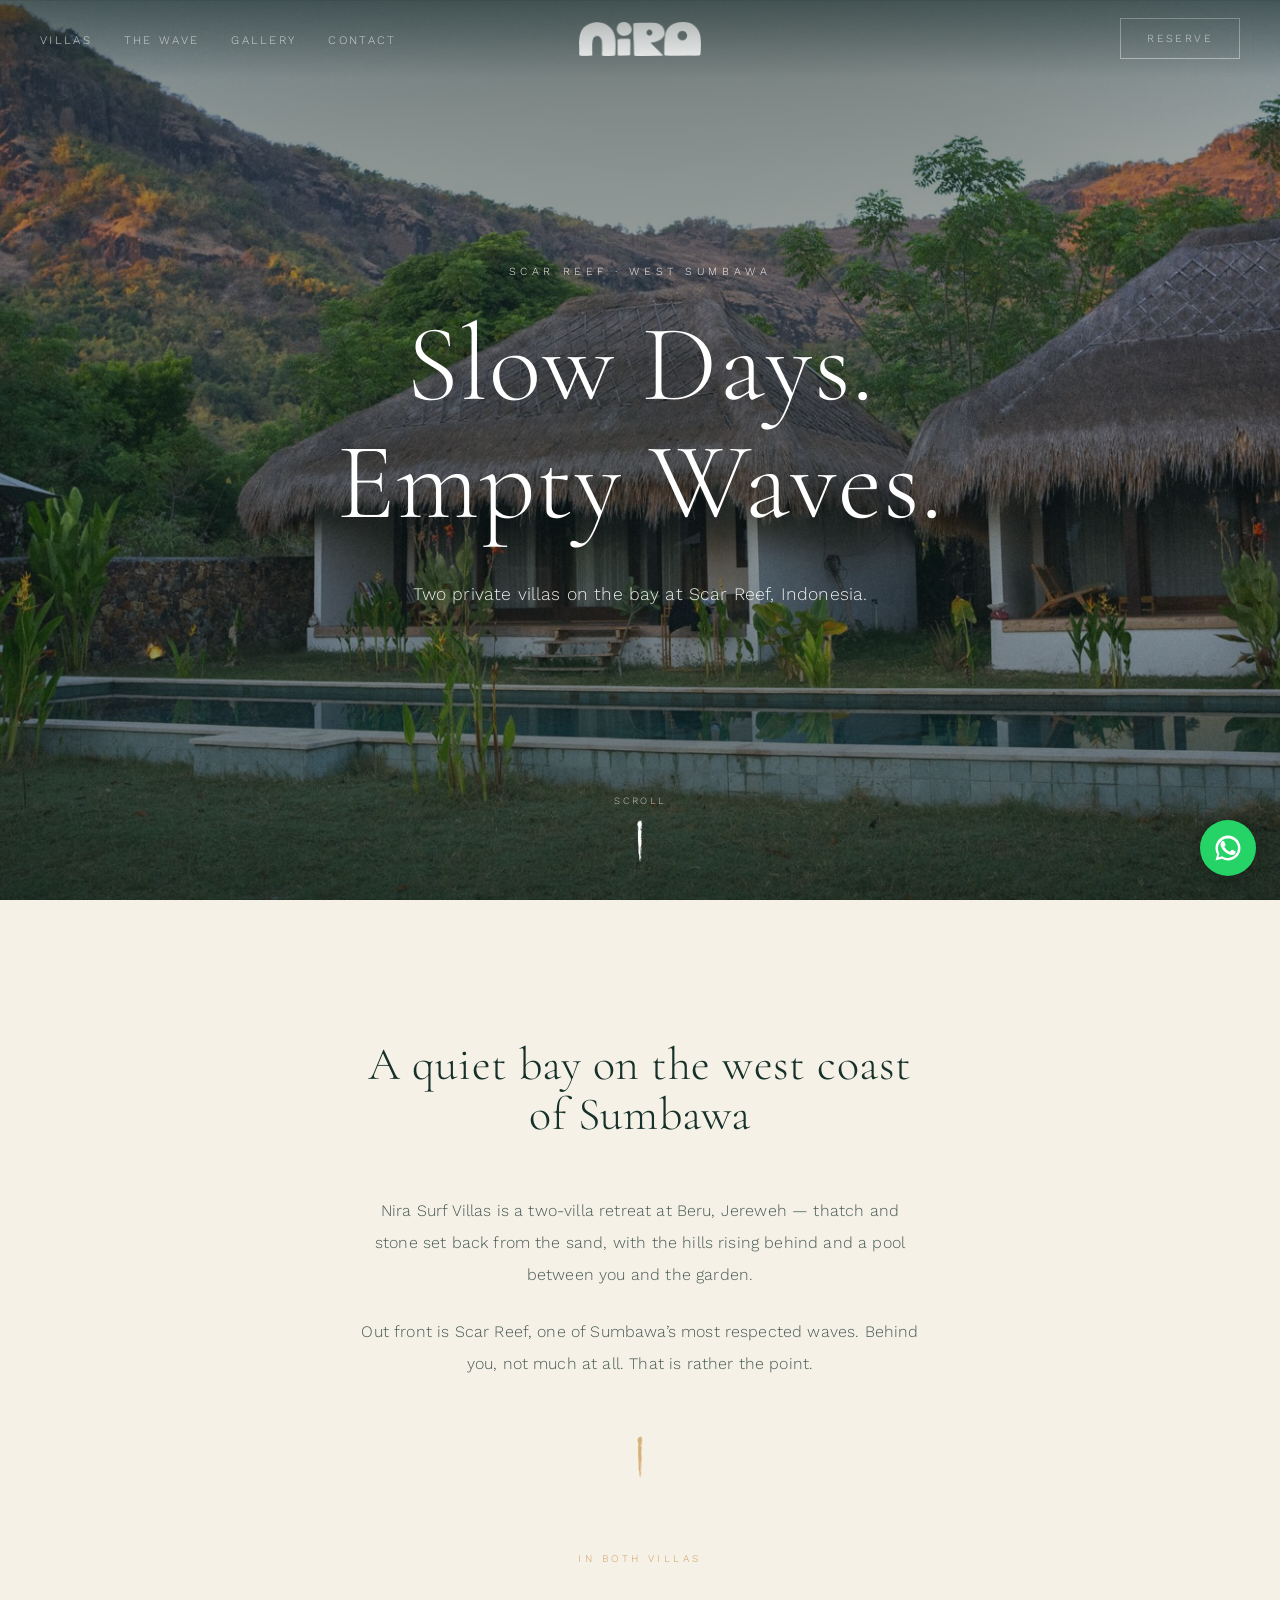
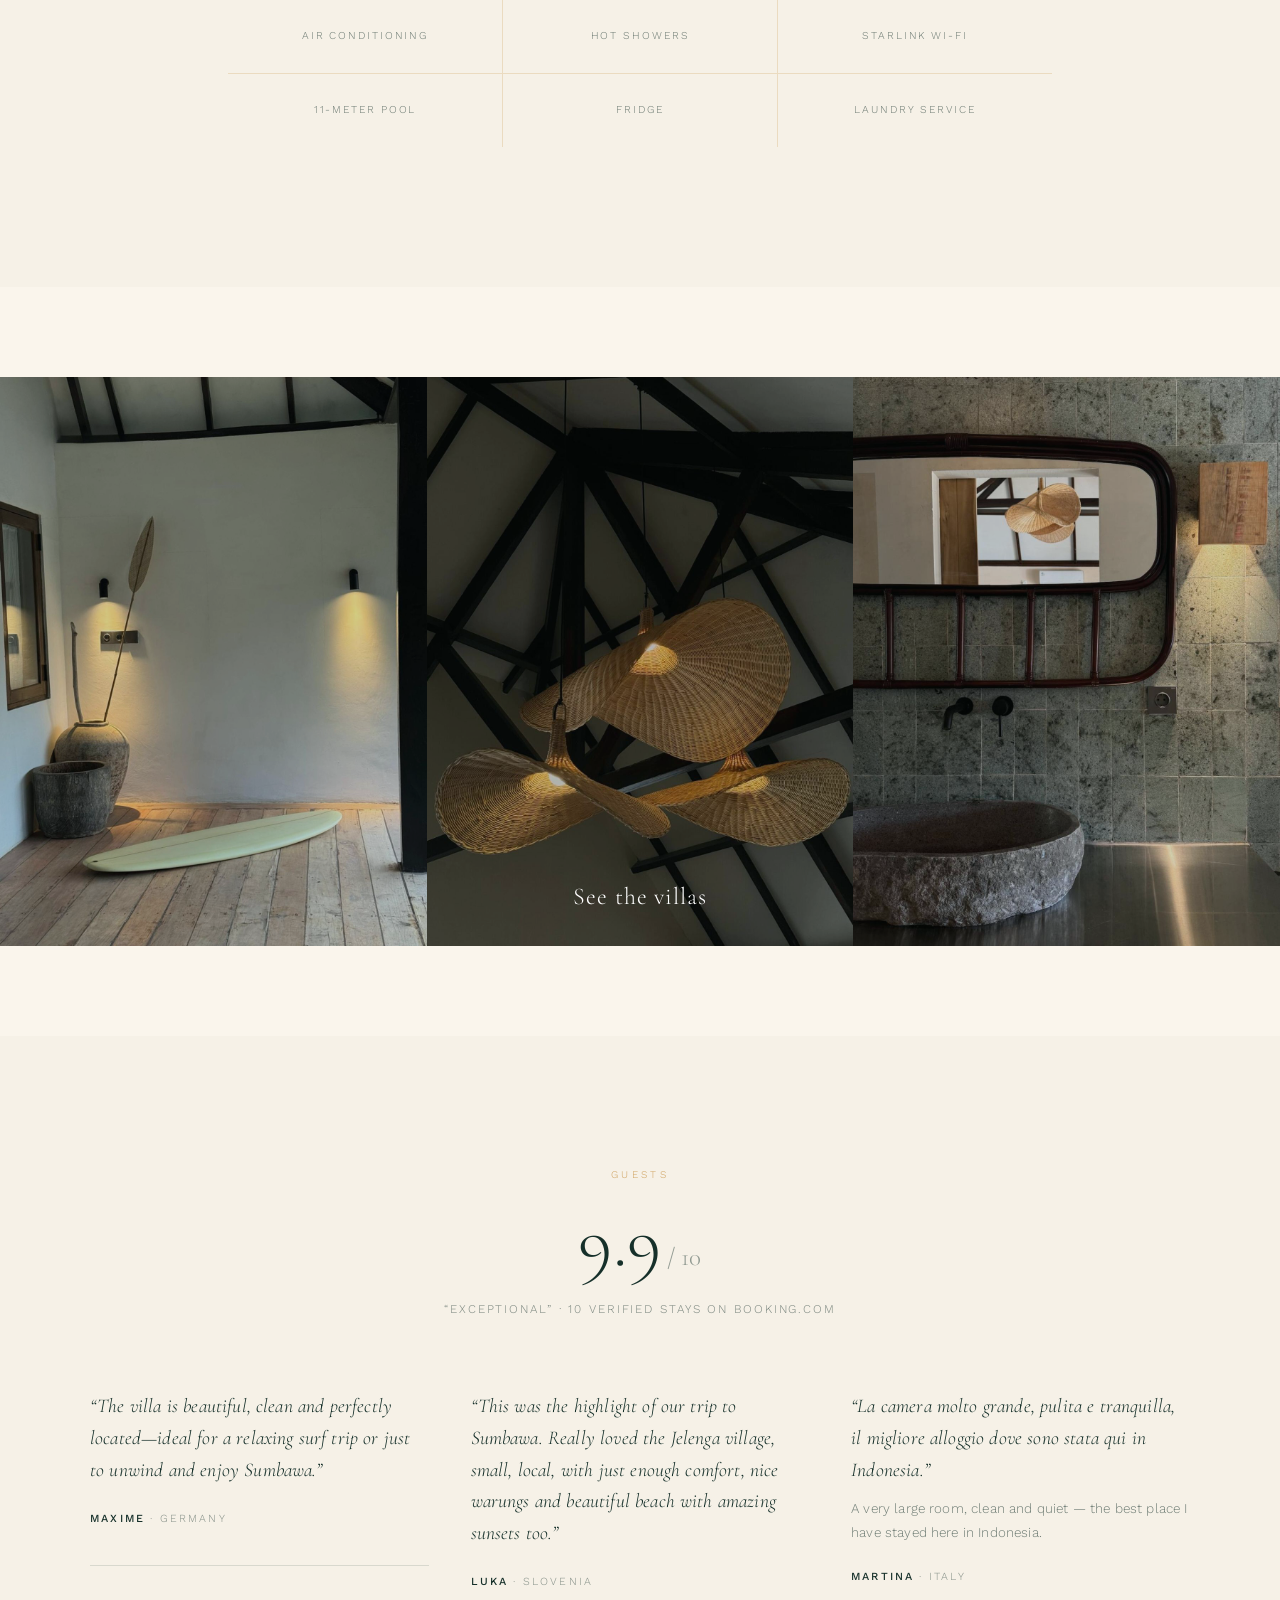
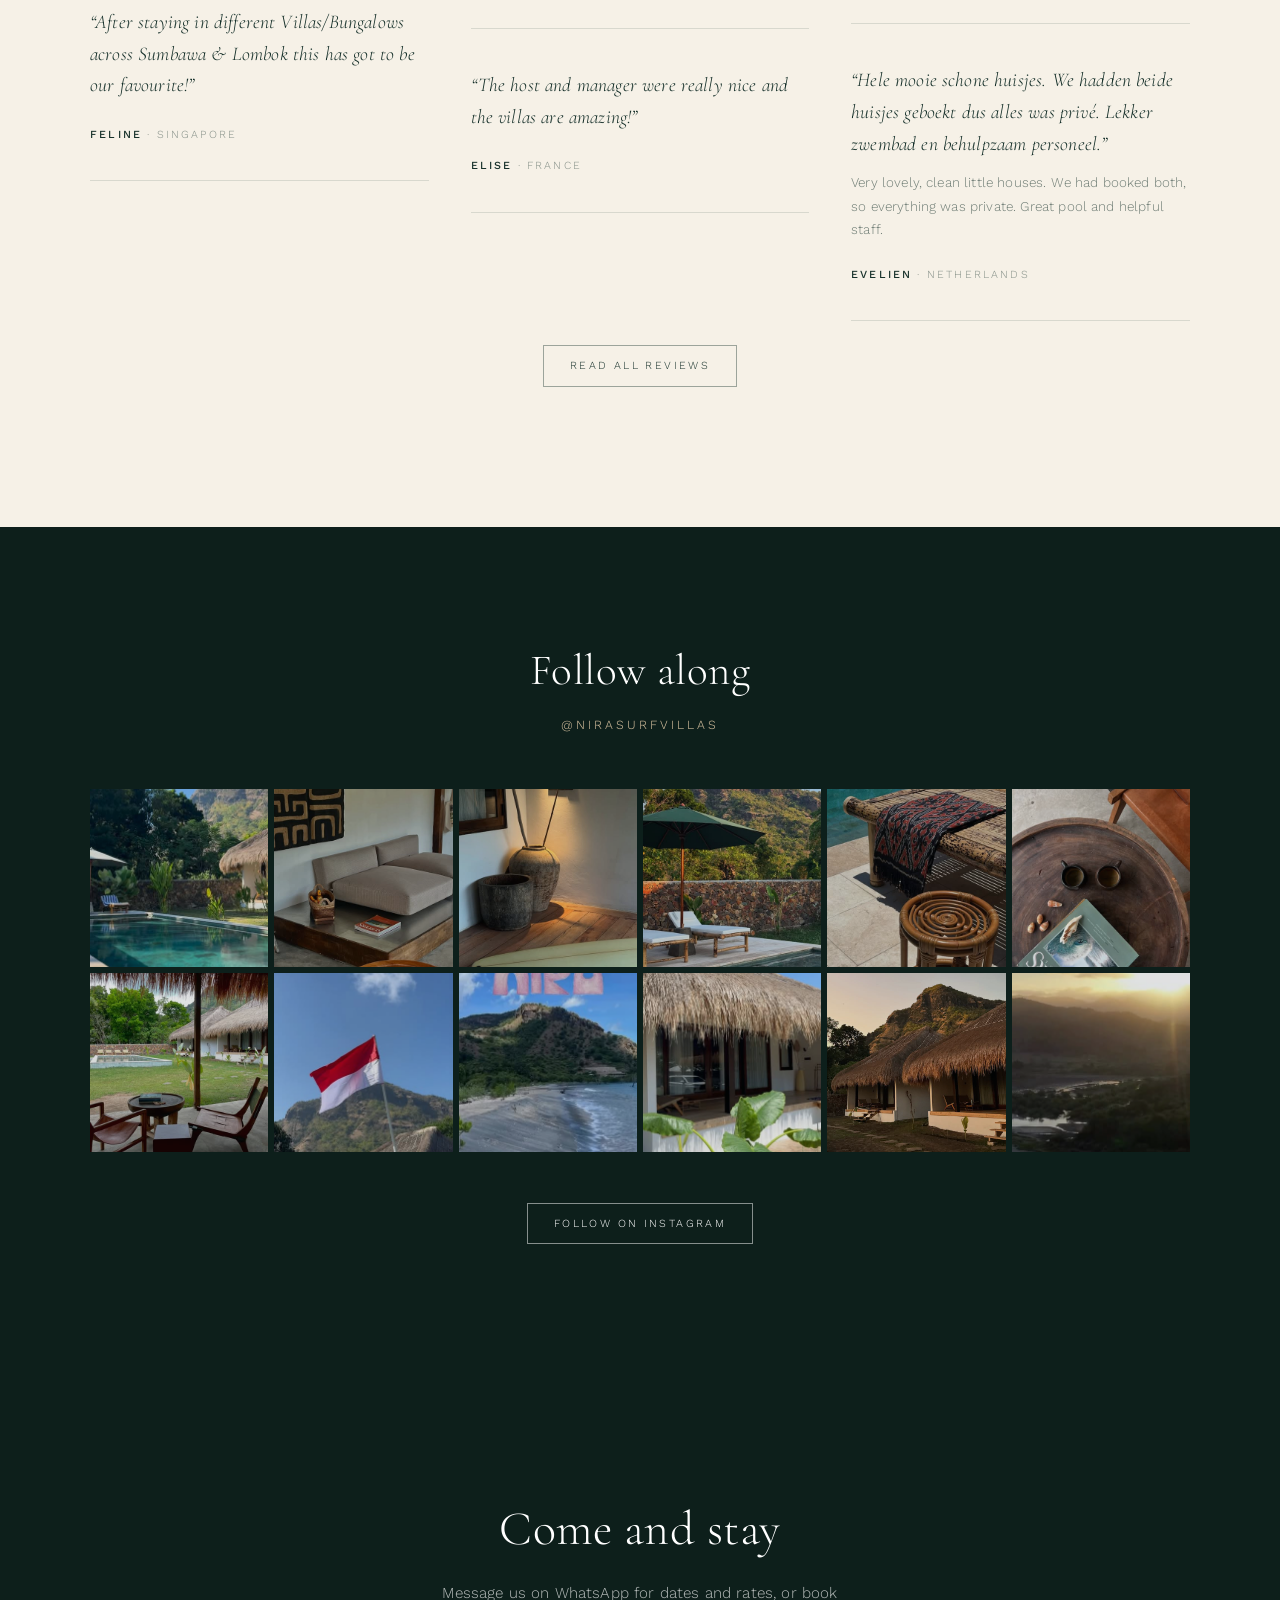
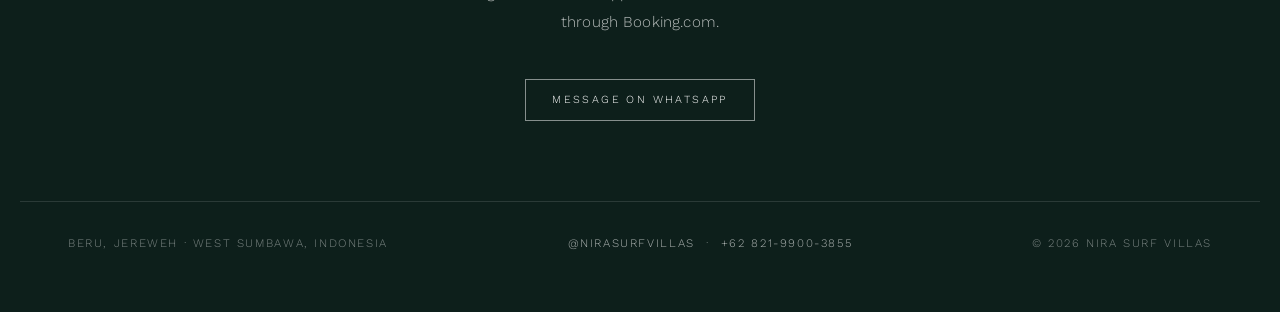
<file: index.html>
<!DOCTYPE html>
<html lang="en">
<head>
<meta charset="UTF-8">
<meta name="viewport" content="width=device-width, initial-scale=1.0">
<title>Nira Surf Villas | Scar Reef, West Sumbawa</title>
<meta name="description" content="Two private villas at Scar Reef, West Sumbawa, Indonesia. Pool, air conditioning, Starlink and hot showers. Slow days, empty waves.">
<link rel="stylesheet" href="css/style.css?v=20260918b">
</head>
<body class="ed">

<nav class="site-nav nav-overlay">
  <div class="nav-inner">
    <div class="nav-left">
      <button class="nav-toggle" aria-label="Menu" aria-expanded="false">&#9776;</button>
      <ul class="nav-links">
        <li><a href="rooms.html">Villas</a></li>
        <li><a href="amenities.html">The Wave</a></li>
        <li><a href="gallery.html">Gallery</a></li>
        <li><a href="contact.html">Contact</a></li>
        <li class="in-menu-only"><a href="booking.html">Reserve</a></li>
      </ul>
    </div>

    <a href="index.html" class="logo" aria-label="Nira Surf Villas — home">
      <img src="images/logo.png" alt="Nira Surf Villas" width="520" height="145">
    </a>

    <div class="nav-right">
      <a href="booking.html" class="link-ghost">Reserve</a>
    </div>
  </div>
</nav>

<header class="hero hero-full">
  <div class="hero-media">
    <img src="images/home/hero.jpg"
         srcset="images/home/hero-sm.jpg 1400w, images/home/hero.jpg 2400w"
         sizes="100vw"
         alt="Nira Surf Villas at dusk — thatched villas beside the pool, hills behind"
         fetchpriority="high">
  </div>

  <div class="hero-content">
    <span class="hero-eyebrow">Scar Reef &middot; West Sumbawa</span>
    <h1>Slow Days.<br>Empty Waves.</h1>
    <p class="hero-sub">Two private villas on the bay at Scar Reef, Indonesia.</p>
  </div>

  <div class="scroll-cue"><span>Scroll</span></div>
</header>

<section class="prose-block">
  <div class="prose-inner reveal">
    <h2>A quiet bay on the west coast of Sumbawa</h2>
    <p>Nira Surf Villas is a two-villa retreat at Beru, Jereweh &mdash; thatch and stone set back from the sand, with the hills rising behind and a pool between you and the garden.</p>
    <p>Out front is Scar Reef, one of Sumbawa&rsquo;s most respected waves. Behind you, not much at all. That is rather the point.</p>
    <div class="rule-gold"></div>
  </div>

  <div class="essentials reveal">
    <span class="panel-label">In both villas</span>
    <ul>
      <li>Air conditioning</li>
      <li>Hot showers</li>
      <li>Starlink wi-fi</li>
      <li>11-meter pool</li>
      <li>Fridge</li>
      <li>Laundry service</li>
    </ul>
  </div>
</section>

<section class="band">
  <a href="gallery.html">
    <img src="images/home/band-1.jpg" alt="The two thatched villas at dusk with the hills behind">
  </a>
  <a href="gallery.html">
    <img src="images/home/band-2.jpg" alt="The villas and pool beneath the mountain peak">
    <span class="band-caption">See the villas</span>
  </a>
  <a href="gallery.html">
    <img src="images/home/band-3.jpg" alt="View out from under the thatched roof to the pool and garden">
  </a>
</section>

<section class="quotes">
  <div class="quotes-head reveal">
    <span class="panel-label" style="color:var(--gold)">Guests</span>
    <div class="score">9.9<span> / 10</span></div>
    <div class="score-note">&ldquo;Exceptional&rdquo; &middot; 10 verified stays on Booking.com</div>
  </div>

  <div class="quote-grid">
    <blockquote class="quote reveal">
      <p>&ldquo;The villa is beautiful, clean and perfectly located&mdash;ideal for a relaxing surf trip or just to unwind and enjoy Sumbawa.&rdquo;</p>
      <cite><b>Maxime</b> &middot; Germany</cite>
    </blockquote>

    <blockquote class="quote reveal">
      <p>&ldquo;After staying in different Villas/Bungalows across Sumbawa &amp; Lombok this has got to be our favourite!&rdquo;</p>
      <cite><b>Feline</b> &middot; Singapore</cite>
    </blockquote>

    <blockquote class="quote reveal">
      <p>&ldquo;This was the highlight of our trip to Sumbawa. Really loved the Jelenga village, small, local, with just enough comfort, nice warungs and beautiful beach with amazing sunsets too.&rdquo;</p>
      <cite><b>Luka</b> &middot; Slovenia</cite>
    </blockquote>

    <blockquote class="quote reveal">
      <p>&ldquo;The host and manager were really nice and the villas are amazing!&rdquo;</p>
      <cite><b>Elise</b> &middot; France</cite>
    </blockquote>

    <blockquote class="quote reveal">
      <p lang="it">&ldquo;La camera molto grande, pulita e tranquilla, il migliore alloggio dove sono stata qui in Indonesia.&rdquo;</p>
      <p class="translated">A very large room, clean and quiet &mdash; the best place I have stayed here in Indonesia.</p>
      <cite><b>Martina</b> &middot; Italy</cite>
    </blockquote>

    <blockquote class="quote reveal">
      <p lang="nl">&ldquo;Hele mooie schone huisjes. We hadden beide huisjes geboekt dus alles was priv&eacute;. Lekker zwembad en behulpzaam personeel.&rdquo;</p>
      <p class="translated">Very lovely, clean little houses. We had booked both, so everything was private. Great pool and helpful staff.</p>
      <cite><b>Evelien</b> &middot; Netherlands</cite>
    </blockquote>
  </div>

  <div class="quotes-foot reveal">
    <a href="https://www.booking.com/hotel/id/nira-surf-villas.html" class="link-ghost on-light" target="_blank" rel="noopener">Read all reviews</a>
  </div>
</section>

<section class="insta">
  <div class="reveal">
    <h2>Follow along</h2>
    <a href="https://www.instagram.com/nirasurfvillas/" class="handle" target="_blank" rel="noopener">@nirasurfvillas</a>
  </div>

  <div class="insta-grid reveal">
    <a href="https://www.instagram.com/nirasurfvillas/reel/DaZ5WMkNgSr/" target="_blank" rel="noopener"><img src="images/instagram/DaZ5WMkNgSr.jpg" alt="Instagram reel — pool and mountain" loading="lazy"></a>
    <a href="https://www.instagram.com/nirasurfvillas/p/DQJdxo2jD4P/" target="_blank" rel="noopener"><img src="images/instagram/DQJdxo2jD4P.jpg" alt="Instagram post, October 2025" loading="lazy"></a>
    <a href="https://www.instagram.com/nirasurfvillas/p/DP05dphjM_q/" target="_blank" rel="noopener"><img src="images/instagram/DP05dphjM_q.jpg" alt="Instagram post, October 2025" loading="lazy"></a>
    <a href="https://www.instagram.com/nirasurfvillas/p/DPvylP4DHwp/" target="_blank" rel="noopener"><img src="images/instagram/DPvylP4DHwp.jpg" alt="Instagram post, October 2025" loading="lazy"></a>
    <a href="https://www.instagram.com/nirasurfvillas/p/DPS0eUCCGjJ/" target="_blank" rel="noopener"><img src="images/instagram/DPS0eUCCGjJ.jpg" alt="Instagram post, October 2025" loading="lazy"></a>
    <a href="https://www.instagram.com/nirasurfvillas/p/DPRSEEbiFwU/" target="_blank" rel="noopener"><img src="images/instagram/DPRSEEbiFwU.jpg" alt="Instagram post, October 2025" loading="lazy"></a>
    <a href="https://www.instagram.com/nirasurfvillas/p/DPN1uJ5AfIz/" target="_blank" rel="noopener"><img src="images/instagram/DPN1uJ5AfIz.jpg" alt="Instagram post, September 2025" loading="lazy"></a>
    <a href="https://www.instagram.com/nirasurfvillas/reel/DNcug7WoS-7/" target="_blank" rel="noopener"><img src="images/instagram/DNcug7WoS-7.jpg" alt="Instagram reel, August 2025" loading="lazy"></a>
    <a href="https://www.instagram.com/nirasurfvillas/reel/DNaad1goTIL/" target="_blank" rel="noopener"><img src="images/instagram/DNaad1goTIL.jpg" alt="Instagram reel, August 2025" loading="lazy"></a>
    <a href="https://www.instagram.com/nirasurfvillas/reel/DM-dHE6Il7o/" target="_blank" rel="noopener"><img src="images/instagram/DM-dHE6Il7o.jpg" alt="Instagram reel, August 2025" loading="lazy"></a>
    <a href="https://www.instagram.com/nirasurfvillas/p/DMxIpd-BaOK/" target="_blank" rel="noopener"><img src="images/instagram/DMxIpd-BaOK.jpg" alt="Instagram post, July 2025" loading="lazy"></a>
    <a href="https://www.instagram.com/nirasurfvillas/reel/DMvDvA2hFIU/" target="_blank" rel="noopener"><img src="images/instagram/DMvDvA2hFIU.jpg" alt="Instagram reel, July 2025" loading="lazy"></a>
  </div>

  <a href="https://www.instagram.com/nirasurfvillas/" class="link-ghost" target="_blank" rel="noopener">Follow on Instagram</a>
</section>

<section class="closing">
  <div class="prose-inner reveal">
    <h2>Come and stay</h2>
    <p class="lede">Message us on WhatsApp for dates and rates, or book through Booking.com.</p>
    <a href="https://wa.me/6282199003855?text=Hi!%20I%27m%20interested%20in%20booking%20a%20stay%20at%20Nira%20Surf%20Villas." class="link-ghost" target="_blank" rel="noopener">Message on WhatsApp</a>
  </div>

  <div class="closing-meta">
    <span>Beru, Jereweh &middot; West Sumbawa, Indonesia</span>
    <span>
      <a href="https://www.instagram.com/nirasurfvillas/" target="_blank" rel="noopener">@nirasurfvillas</a>
      &nbsp;&middot;&nbsp;
      <a href="https://wa.me/6282199003855" target="_blank" rel="noopener">+62 821-9900-3855</a>
    </span>
    <span>&copy; 2026 Nira Surf Villas</span>
  </div>
</section>

<a href="https://wa.me/6282199003855?text=Hi!%20I%27m%20interested%20in%20booking%20a%20stay%20at%20Nira%20Surf%20Villas." class="whatsapp-float" target="_blank" rel="noopener" aria-label="Chat on WhatsApp">
  <svg viewBox="0 0 24 24" xmlns="http://www.w3.org/2000/svg"><path d="M17.472 14.382c-.297-.149-1.758-.867-2.03-.967-.273-.099-.471-.148-.67.15-.197.297-.767.966-.94 1.164-.173.199-.347.223-.644.075-.297-.15-1.255-.463-2.39-1.475-.883-.788-1.48-1.761-1.653-2.059-.173-.297-.018-.458.13-.606.134-.133.298-.347.446-.52.149-.174.198-.298.298-.497.099-.198.05-.371-.025-.52-.075-.149-.669-1.612-.916-2.207-.242-.579-.487-.5-.669-.51-.173-.008-.371-.01-.57-.01-.198 0-.52.074-.792.372-.272.297-1.04 1.016-1.04 2.479 0 1.462 1.065 2.875 1.213 3.074.149.198 2.096 3.2 5.077 4.487.709.306 1.262.489 1.694.625.712.227 1.36.195 1.871.118.571-.085 1.758-.719 2.006-1.413.248-.694.248-1.289.173-1.413-.074-.124-.272-.198-.57-.347z"/><path d="M12.004 2C6.486 2 2.004 6.482 2.004 12c0 1.85.505 3.586 1.386 5.07L2 22l5.06-1.362A9.94 9.94 0 0 0 12.004 22C17.522 22 22.004 17.518 22.004 12S17.522 2 12.004 2zm0 18.056a8.02 8.02 0 0 1-4.352-1.28l-.312-.196-3.003.808.802-2.928-.203-.302A8.03 8.03 0 1 1 20.033 12a8.033 8.033 0 0 1-8.03 8.056z"/></svg>
</a>

<script src="js/main.js?v=20260918b"></script>
</body>
</html>
</file>
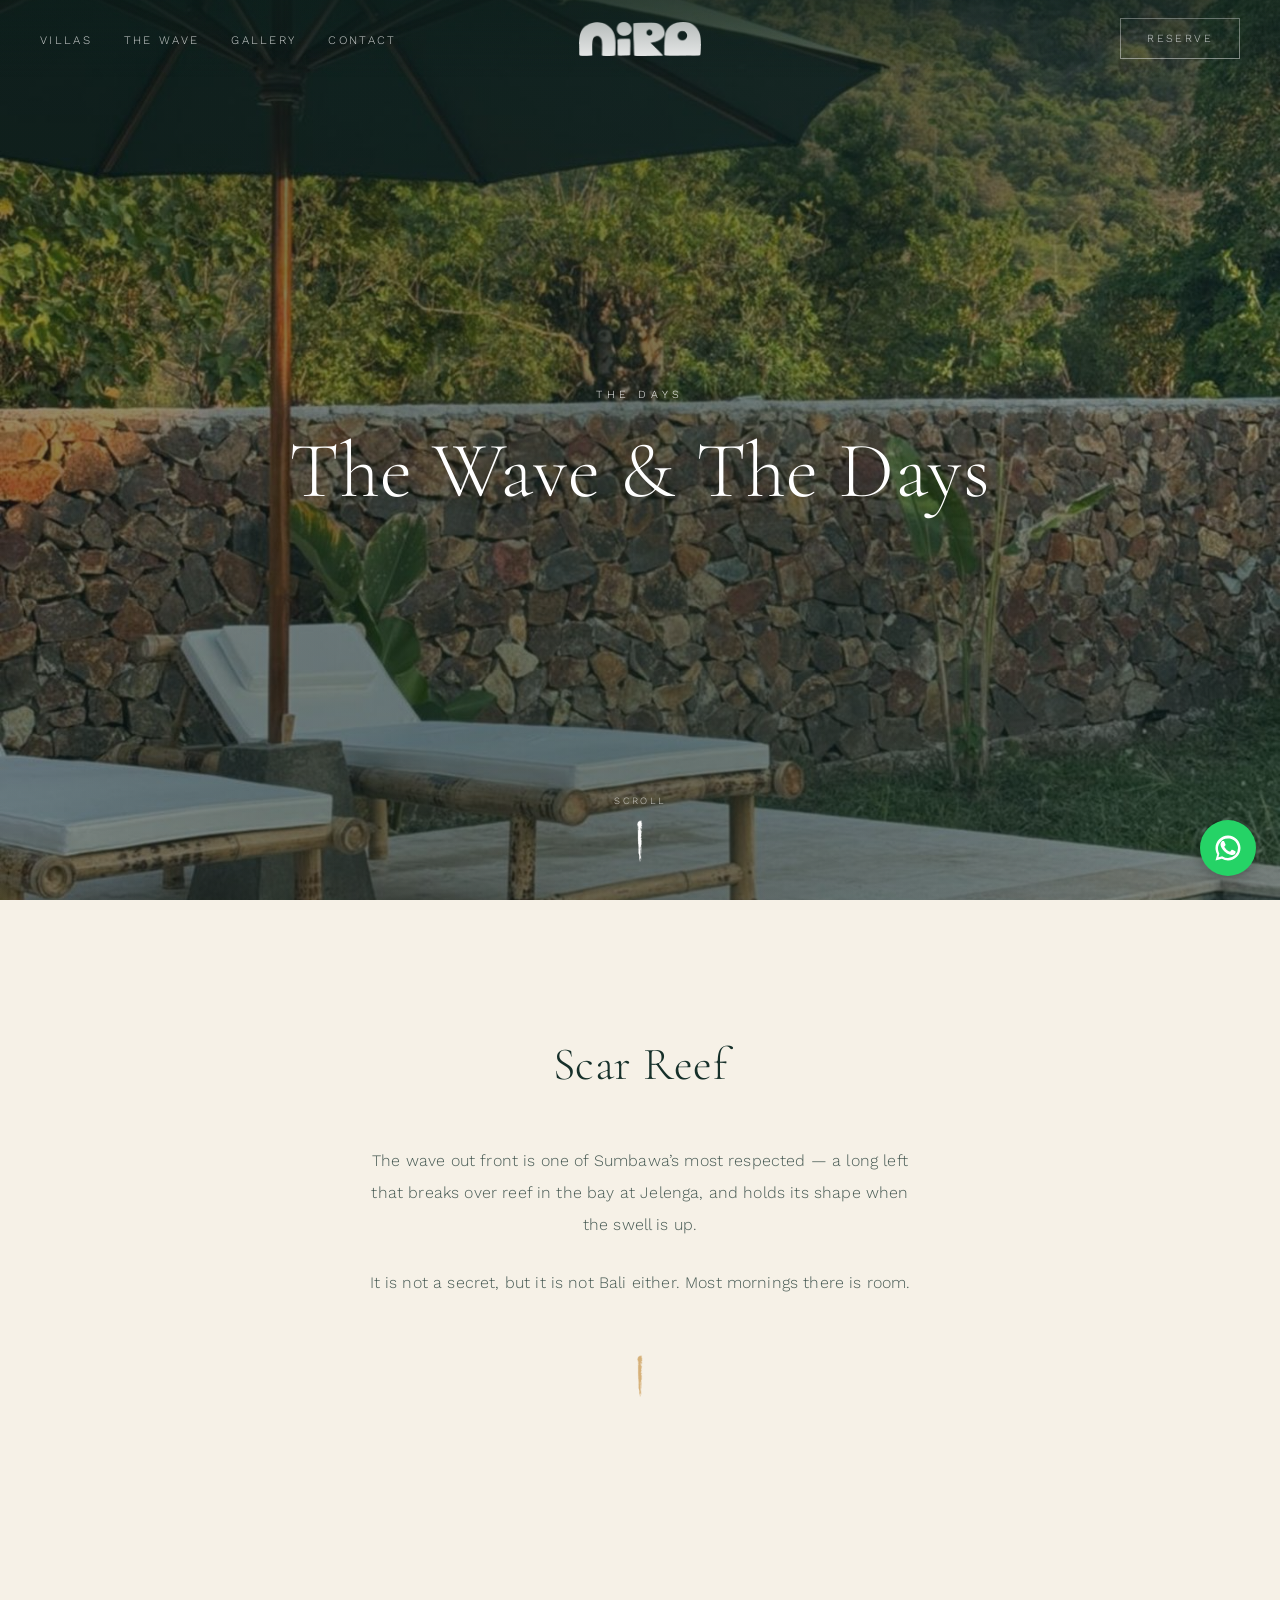
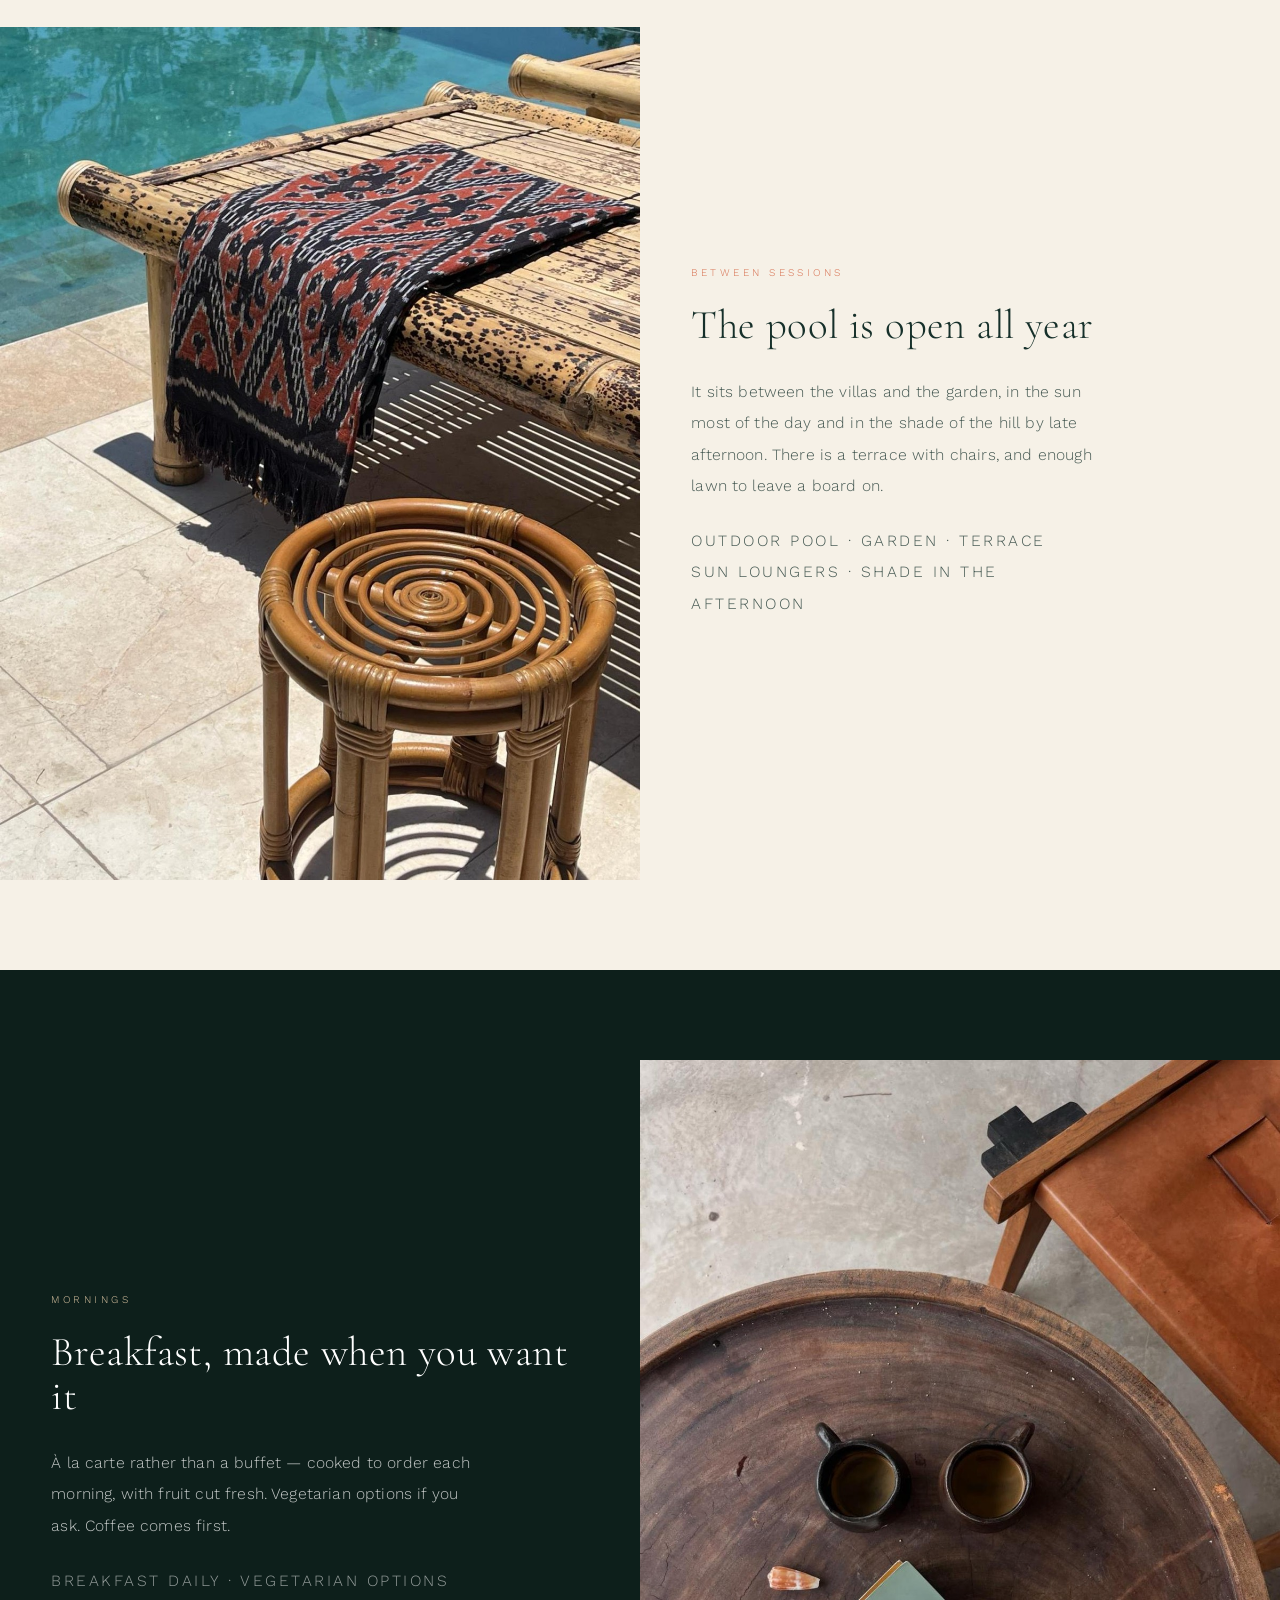
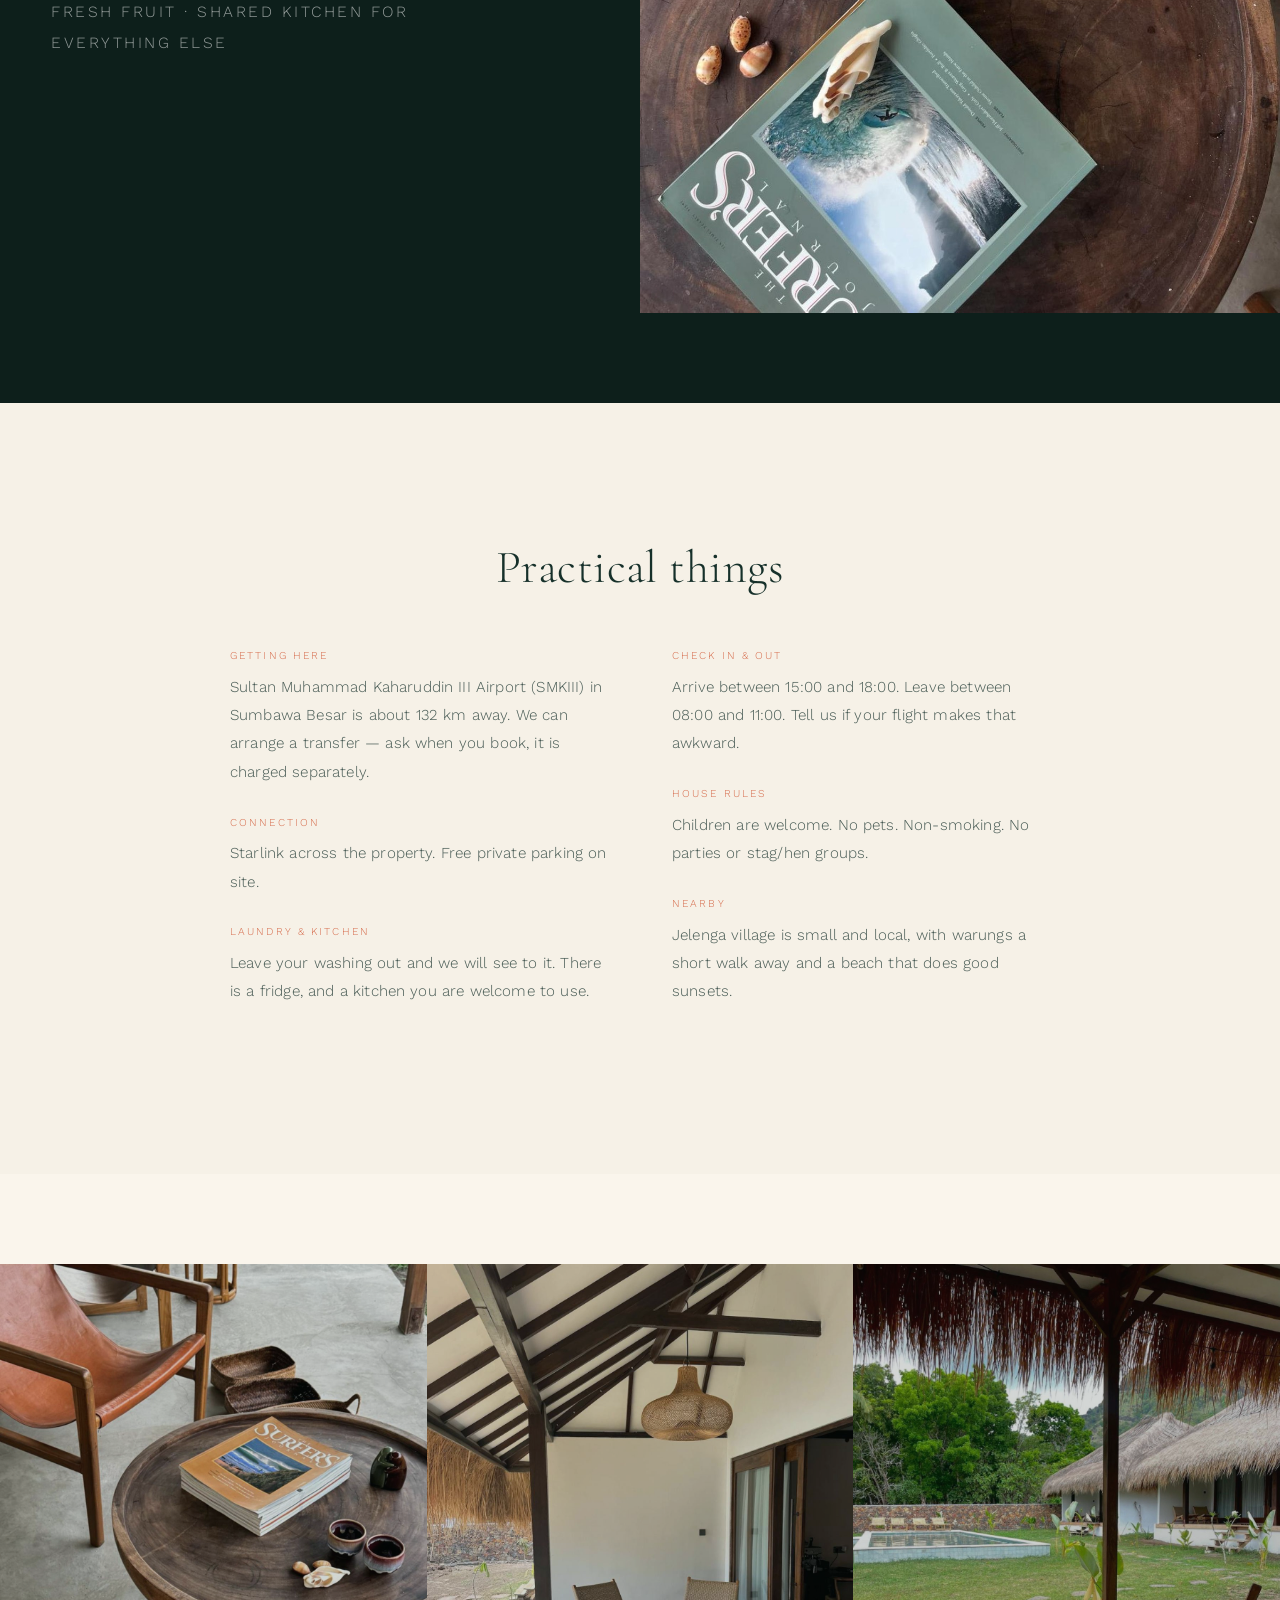
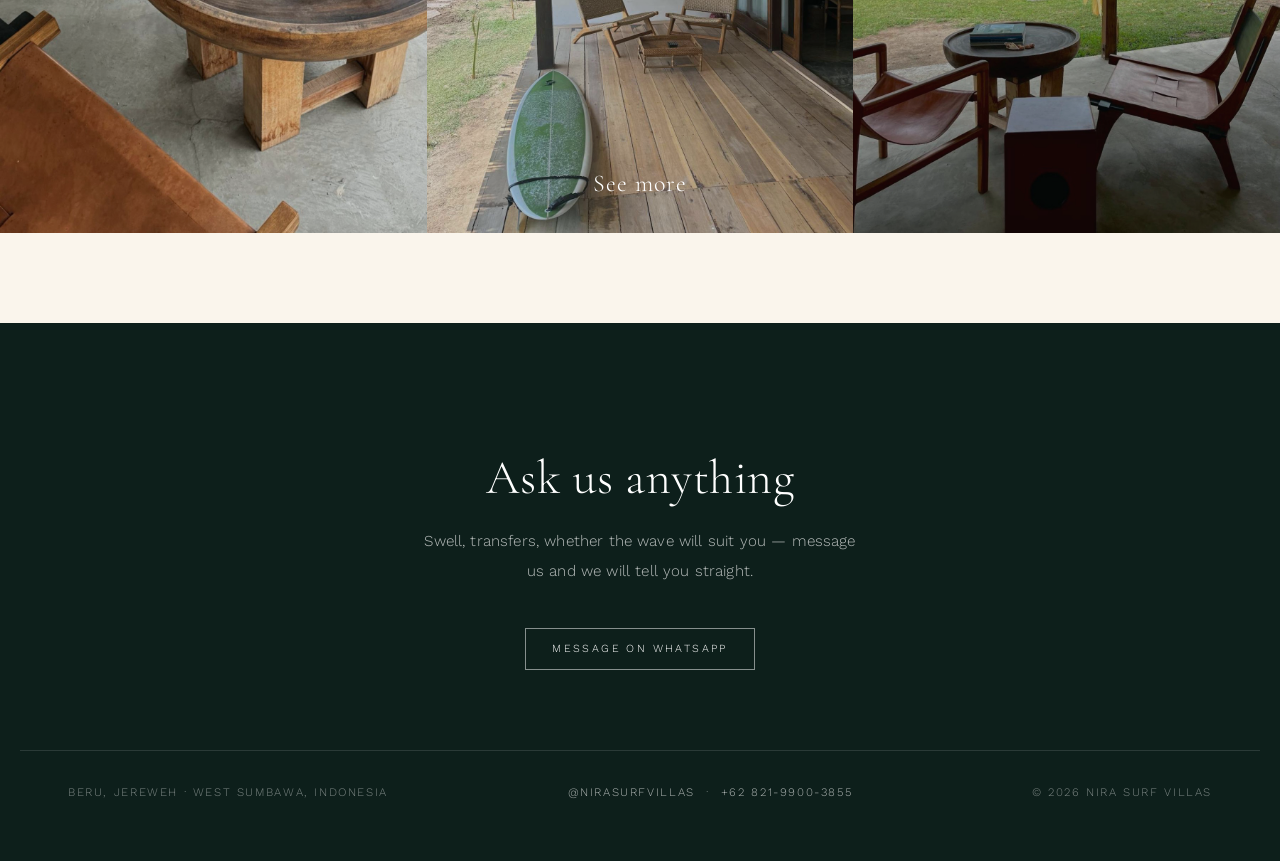
<file: amenities.html>
<!DOCTYPE html>
<html lang="en">
<head>
<meta charset="UTF-8">
<meta name="viewport" content="width=device-width, initial-scale=1.0">
<title>The Wave &amp; The Days | Nira Surf Villas, Scar Reef</title>
<meta name="description" content="Scar Reef, Jelenga and the west coast of Sumbawa — and what a day at Nira Surf Villas actually looks like.">
<link rel="stylesheet" href="css/style.css?v=20260918b">
</head>
<body class="ed">

<nav class="site-nav nav-overlay">
  <div class="nav-inner">
    <div class="nav-left">
      <button class="nav-toggle" aria-label="Menu" aria-expanded="false">&#9776;</button>
      <ul class="nav-links">
        <li><a href="rooms.html">Villas</a></li>
        <li><a href="amenities.html" class="active">The Wave</a></li>
        <li><a href="gallery.html">Gallery</a></li>
        <li><a href="contact.html">Contact</a></li>
        <li class="in-menu-only"><a href="booking.html">Reserve</a></li>
      </ul>
    </div>

    <a href="index.html" class="logo" aria-label="Nira Surf Villas — home">
      <img src="images/logo.png" alt="Nira Surf Villas" width="520" height="145">
    </a>

    <div class="nav-right">
      <a href="booking.html" class="link-ghost">Reserve</a>
    </div>
  </div>
</nav>

<header class="hero-page">
  <div class="hero-media">
    <img src="images/wave/hero.jpg" alt="A parasol on the lawn beneath the mountain" fetchpriority="high">
  </div>
  <div class="hero-content">
    <span class="hero-eyebrow">The Days</span>
    <h1>The Wave &amp; The Days</h1>
  </div>

  <div class="scroll-cue"><span>Scroll</span></div>
</header>

<section class="prose-block">
  <div class="prose-inner reveal">
    <h2>Scar Reef</h2>
    <p>The wave out front is one of Sumbawa&rsquo;s most respected &mdash; a long left that breaks over reef in the bay at Jelenga, and holds its shape when the swell is up.</p>
    <p>It is not a secret, but it is not Bali either. Most mornings there is room.</p>
    <div class="rule-gold"></div>
  </div>
</section>

<section class="split">
  <div class="split-media reveal">
    <img src="images/wave/pool.jpg" alt="Textile draped over the rail beside the pool">
  </div>
  <div class="split-copy reveal">
    <span class="panel-label">Between sessions</span>
    <h2>The pool is open all year</h2>
    <p>It sits between the villas and the garden, in the sun most of the day and in the shade of the hill by late afternoon. There is a terrace with chairs, and enough lawn to leave a board on.</p>
    <p class="meta-line">Outdoor pool &middot; Garden &middot; Terrace<br>Sun loungers &middot; Shade in the afternoon</p>
  </div>
</section>

<section class="split reverse split-dark">
  <div class="split-media reveal">
    <img src="images/wave/breakfast.jpg" alt="Coffee and a surf journal on a carved timber table">
  </div>
  <div class="split-copy reveal">
    <span class="panel-label">Mornings</span>
    <h2>Breakfast, made when you want it</h2>
    <p>À la carte rather than a buffet &mdash; cooked to order each morning, with fruit cut fresh. Vegetarian options if you ask. Coffee comes first.</p>
    <p class="meta-line">Breakfast daily &middot; Vegetarian options<br>Fresh fruit &middot; Shared kitchen for everything else</p>
  </div>
</section>

<section class="prose-block">
  <div class="prose-inner reveal" style="max-width:900px;">
    <h2>Practical things</h2>
  </div>
  <dl class="info-grid reveal">
    <div>
      <dt>Getting here</dt>
      <dd>Sultan Muhammad Kaharuddin III Airport (SMKIII) in Sumbawa Besar is about 132 km away. We can arrange a transfer &mdash; ask when you book, it is charged separately.</dd>
      <dt>Connection</dt>
      <dd>Starlink across the property. Free private parking on site.</dd>
      <dt>Laundry &amp; kitchen</dt>
      <dd>Leave your washing out and we will see to it. There is a fridge, and a kitchen you are welcome to use.</dd>
    </div>
    <div>
      <dt>Check in &amp; out</dt>
      <dd>Arrive between 15:00 and 18:00. Leave between 08:00 and 11:00. Tell us if your flight makes that awkward.</dd>
      <dt>House rules</dt>
      <dd>Children are welcome. No pets. Non-smoking. No parties or stag/hen groups.</dd>
      <dt>Nearby</dt>
      <dd>Jelenga village is small and local, with warungs a short walk away and a beach that does good sunsets.</dd>
    </div>
  </dl>
</section>

<section class="band">
  <a href="gallery.html"><img src="images/wave/band-1.jpg" alt="Leather chair and round table on the terrace"></a>
  <a href="gallery.html"><img src="images/wave/band-2.jpg" alt="Open living area with a surfboard"><span class="band-caption">See more</span></a>
  <a href="gallery.html"><img src="images/wave/band-3.jpg" alt="View out to the pool from under the thatch"></a>
</section>

<section class="closing">
  <div class="prose-inner reveal">
    <h2>Ask us anything</h2>
    <p class="lede">Swell, transfers, whether the wave will suit you &mdash; message us and we will tell you straight.</p>
    <a href="https://wa.me/6282199003855?text=Hi!%20I%20have%20a%20question%20about%20staying%20at%20Nira%20Surf%20Villas." class="link-ghost" target="_blank" rel="noopener">Message on WhatsApp</a>
  </div>

  <div class="closing-meta">
    <span>Beru, Jereweh &middot; West Sumbawa, Indonesia</span>
    <span>
      <a href="https://www.instagram.com/nirasurfvillas/" target="_blank" rel="noopener">@nirasurfvillas</a>
      &nbsp;&middot;&nbsp;
      <a href="https://wa.me/6282199003855" target="_blank" rel="noopener">+62 821-9900-3855</a>
    </span>
    <span>&copy; 2026 Nira Surf Villas</span>
  </div>
</section>

<a href="https://wa.me/6282199003855?text=Hi!%20I%27m%20interested%20in%20booking%20a%20stay%20at%20Nira%20Surf%20Villas." class="whatsapp-float" target="_blank" rel="noopener" aria-label="Chat on WhatsApp">
  <svg viewBox="0 0 24 24" xmlns="http://www.w3.org/2000/svg"><path d="M17.472 14.382c-.297-.149-1.758-.867-2.03-.967-.273-.099-.471-.148-.67.15-.197.297-.767.966-.94 1.164-.173.199-.347.223-.644.075-.297-.15-1.255-.463-2.39-1.475-.883-.788-1.48-1.761-1.653-2.059-.173-.297-.018-.458.13-.606.134-.133.298-.347.446-.52.149-.174.198-.298.298-.497.099-.198.05-.371-.025-.52-.075-.149-.669-1.612-.916-2.207-.242-.579-.487-.5-.669-.51-.173-.008-.371-.01-.57-.01-.198 0-.52.074-.792.372-.272.297-1.04 1.016-1.04 2.479 0 1.462 1.065 2.875 1.213 3.074.149.198 2.096 3.2 5.077 4.487.709.306 1.262.489 1.694.625.712.227 1.36.195 1.871.118.571-.085 1.758-.719 2.006-1.413.248-.694.248-1.289.173-1.413-.074-.124-.272-.198-.57-.347z"/><path d="M12.004 2C6.486 2 2.004 6.482 2.004 12c0 1.85.505 3.586 1.386 5.07L2 22l5.06-1.362A9.94 9.94 0 0 0 12.004 22C17.522 22 22.004 17.518 22.004 12S17.522 2 12.004 2zm0 18.056a8.02 8.02 0 0 1-4.352-1.28l-.312-.196-3.003.808.802-2.928-.203-.302A8.03 8.03 0 1 1 20.033 12a8.033 8.033 0 0 1-8.03 8.056z"/></svg>
</a>

<script src="js/main.js?v=20260918b"></script>
</body>
</html>
</file>
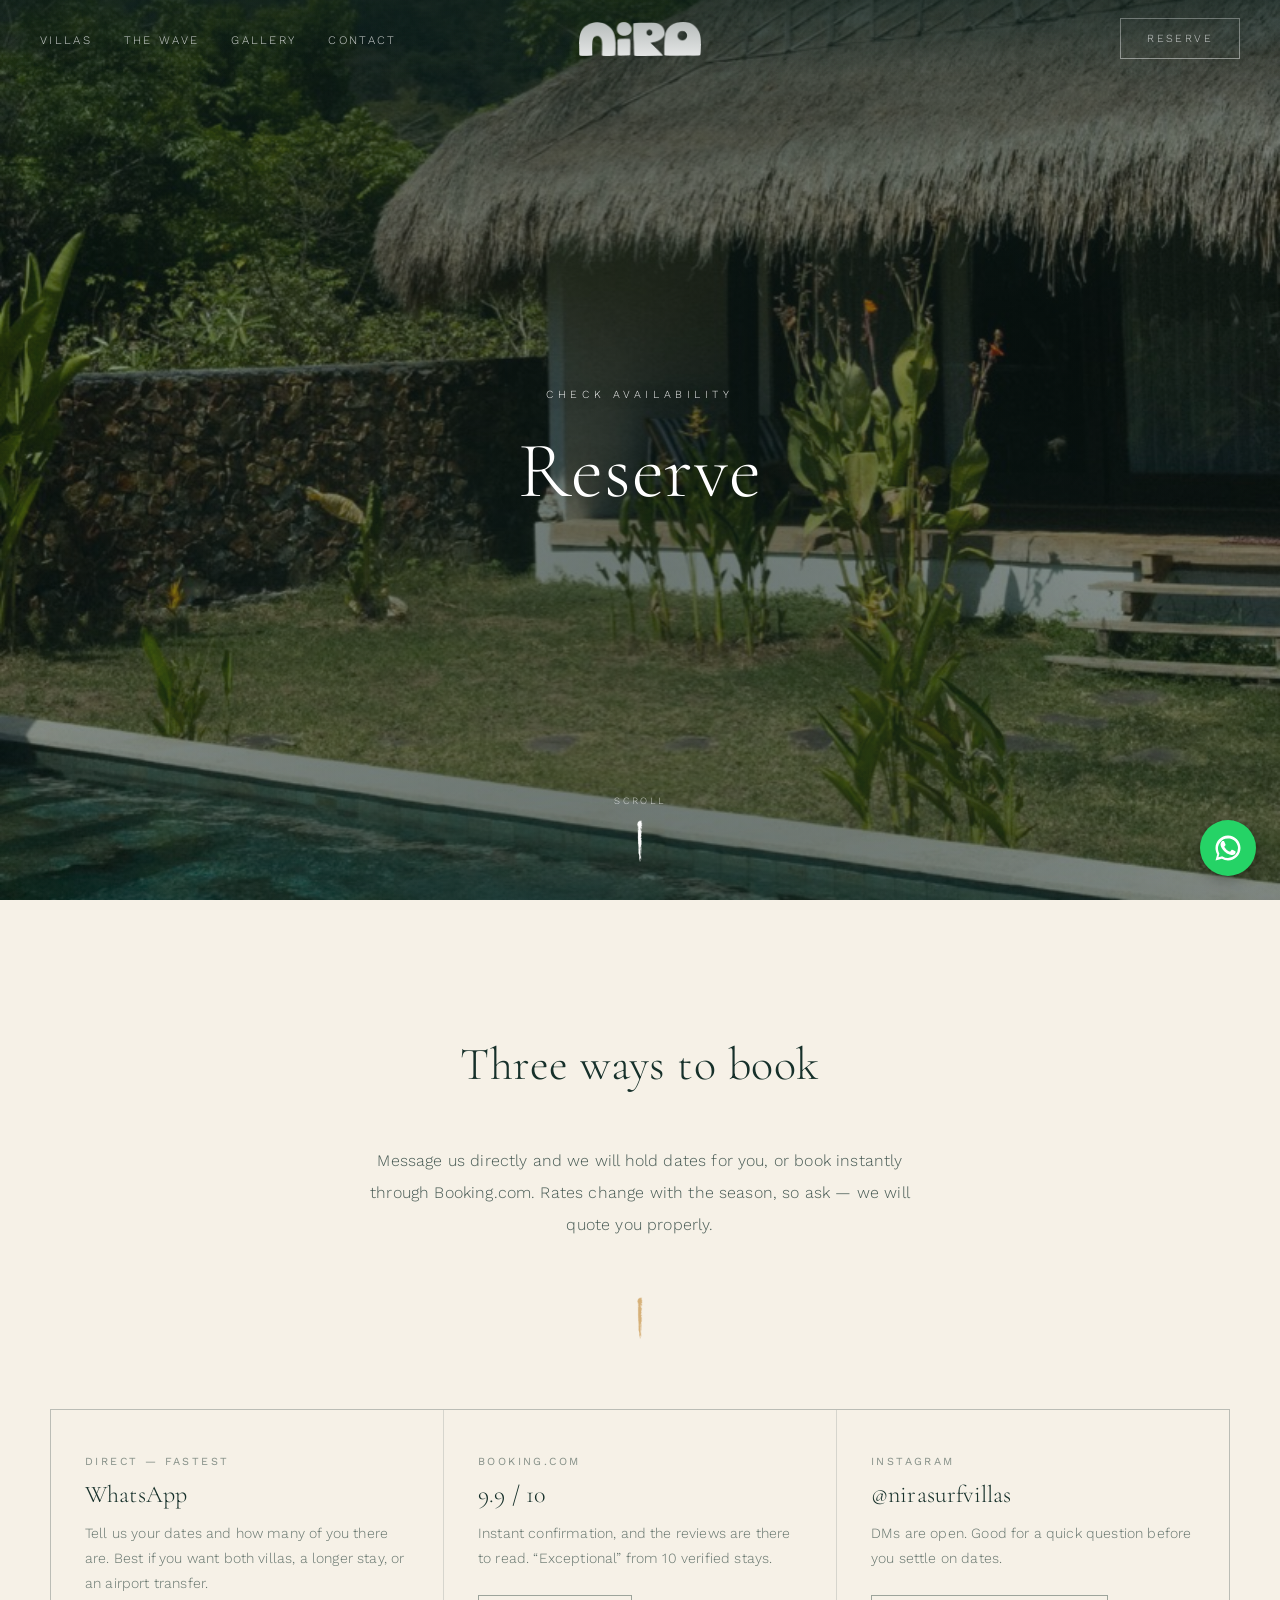
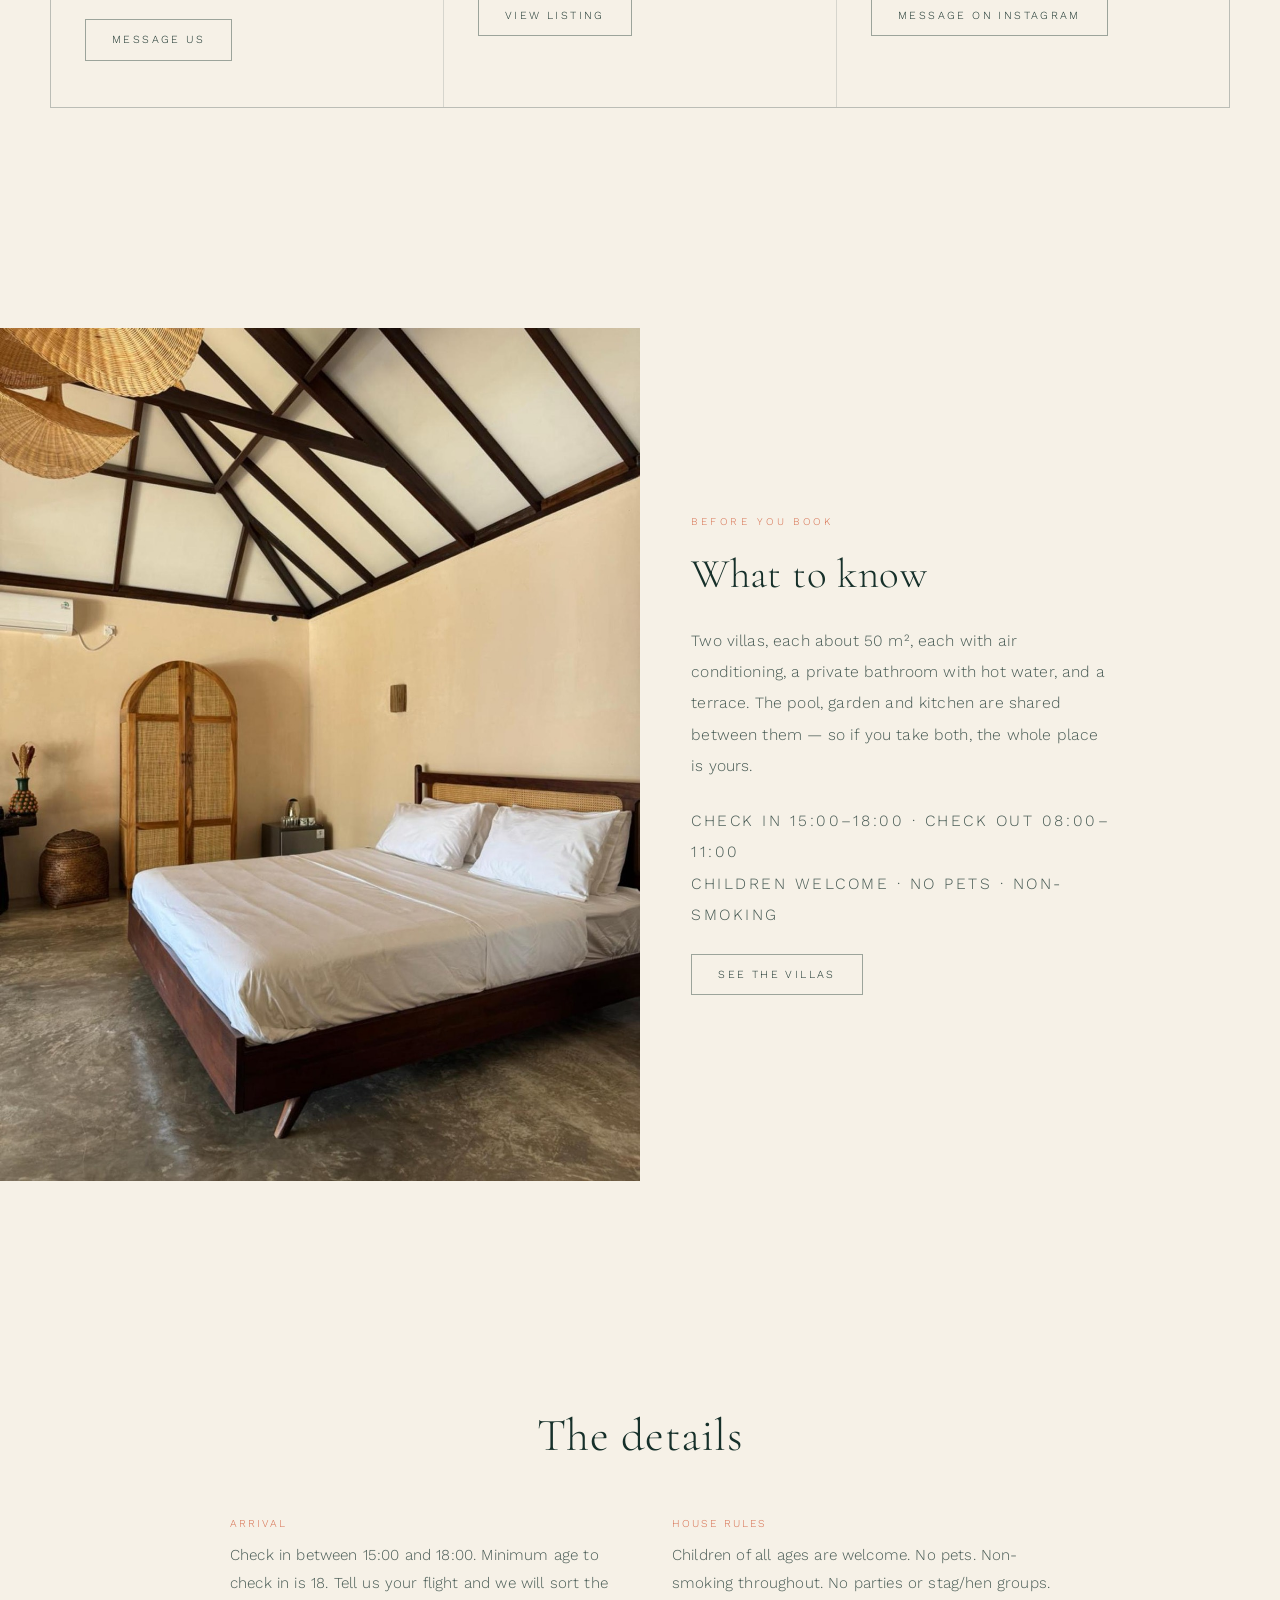
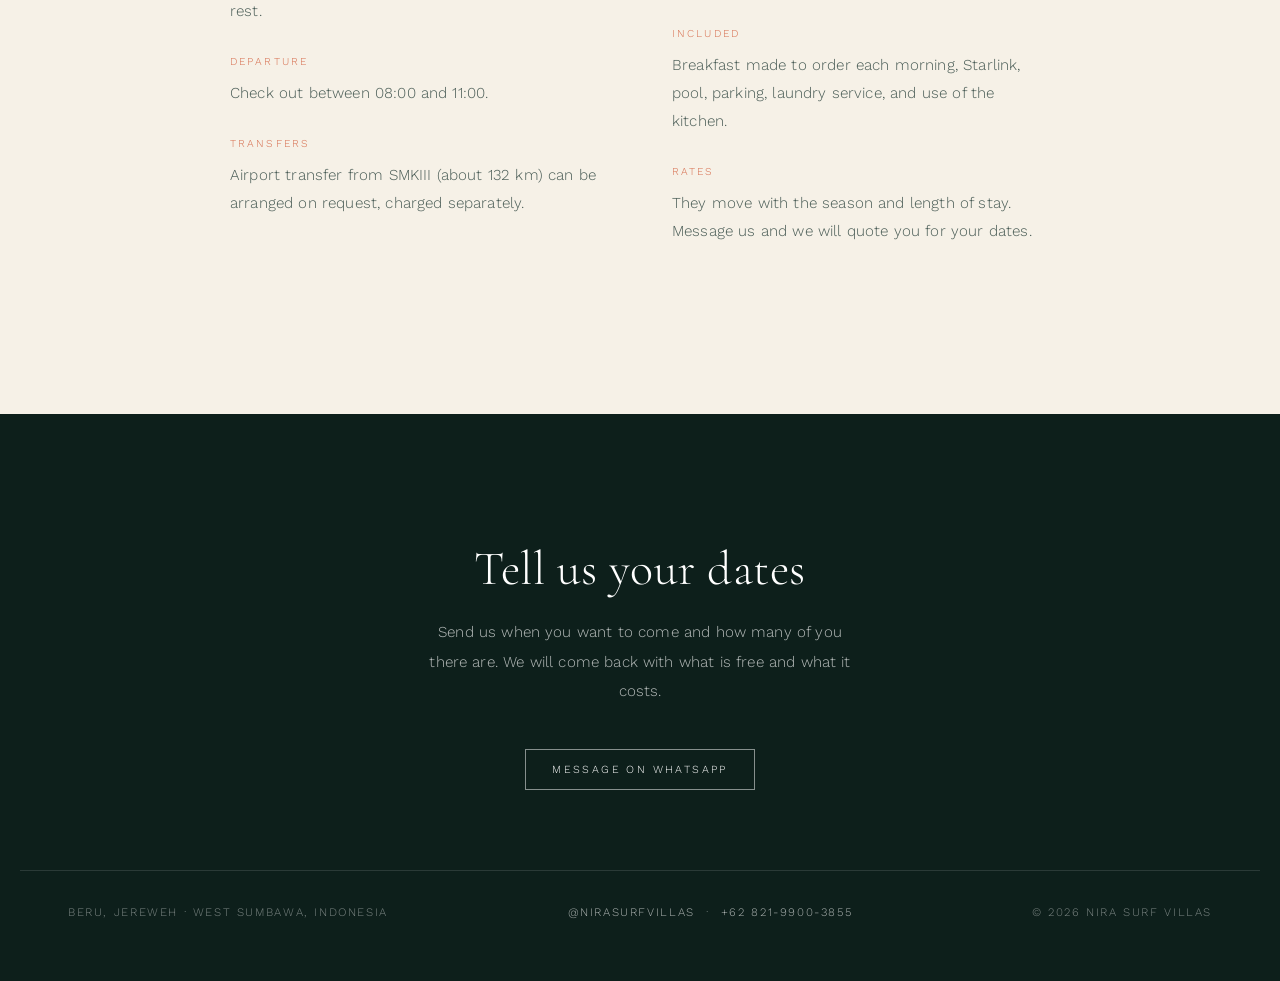
<file: booking.html>
<!DOCTYPE html>
<html lang="en">
<head>
<meta charset="UTF-8">
<meta name="viewport" content="width=device-width, initial-scale=1.0">
<title>Reserve | Nira Surf Villas, Scar Reef</title>
<meta name="description" content="Book Nira Surf Villas at Scar Reef, West Sumbawa — by WhatsApp or Booking.com.">
<link rel="stylesheet" href="css/style.css?v=20260918b">
</head>
<body class="ed">

<nav class="site-nav nav-overlay">
  <div class="nav-inner">
    <div class="nav-left">
      <button class="nav-toggle" aria-label="Menu" aria-expanded="false">&#9776;</button>
      <ul class="nav-links">
        <li><a href="rooms.html">Villas</a></li>
        <li><a href="amenities.html">The Wave</a></li>
        <li><a href="gallery.html">Gallery</a></li>
        <li><a href="contact.html">Contact</a></li>
        <li class="in-menu-only"><a href="booking.html" class="active">Reserve</a></li>
      </ul>
    </div>

    <a href="index.html" class="logo" aria-label="Nira Surf Villas — home">
      <img src="images/logo.png" alt="Nira Surf Villas" width="520" height="145">
    </a>

    <div class="nav-right">
      <a href="booking.html" class="link-ghost active">Reserve</a>
    </div>
  </div>
</nav>

<header class="hero-page">
  <div class="hero-media">
    <img src="images/reserve/hero.jpg" alt="A surfboard floating in the pool" fetchpriority="high">
  </div>
  <div class="hero-content">
    <span class="hero-eyebrow">Check Availability</span>
    <h1>Reserve</h1>
  </div>

  <div class="scroll-cue"><span>Scroll</span></div>
</header>

<section class="prose-block" style="padding-bottom:70px;">
  <div class="prose-inner reveal">
    <h2>Three ways to book</h2>
    <p>Message us directly and we will hold dates for you, or book instantly through Booking.com. Rates change with the season, so ask &mdash; we will quote you properly.</p>
    <div class="rule-gold"></div>
  </div>
</section>

<section style="background:var(--bone); padding:0 0 130px;">
  <div class="channels reveal">
    <div class="channel">
      <h3>Direct &mdash; fastest</h3>
      <span class="val">WhatsApp</span>
      <p>Tell us your dates and how many of you there are. Best if you want both villas, a longer stay, or an airport transfer.</p>
      <a class="link-ghost on-light" style="margin-top:0.8rem;" href="https://wa.me/6282199003855?text=Hi!%20I%27d%20like%20to%20book%20a%20stay%20at%20Nira%20Surf%20Villas.%20My%20dates%20are%3A" target="_blank" rel="noopener">Message us</a>
    </div>
    <div class="channel">
      <h3>Booking.com</h3>
      <span class="val">9.9 / 10</span>
      <p>Instant confirmation, and the reviews are there to read. &ldquo;Exceptional&rdquo; from 10 verified stays.</p>
      <a class="link-ghost on-light" style="margin-top:0.8rem;" href="https://www.booking.com/hotel/id/nira-surf-villas.html" target="_blank" rel="noopener">View listing</a>
    </div>
    <div class="channel">
      <h3>Instagram</h3>
      <span class="val">@nirasurfvillas</span>
      <p>DMs are open. Good for a quick question before you settle on dates.</p>
      <a class="link-ghost on-light" style="margin-top:0.8rem;" href="https://www.instagram.com/nirasurfvillas/" target="_blank" rel="noopener">Message on Instagram</a>
    </div>
  </div>
</section>

<section class="split">
  <div class="split-media reveal">
    <img src="images/reserve/split.jpg" alt="Villa bedroom with timber bed and rattan wardrobe">
  </div>
  <div class="split-copy reveal">
    <span class="panel-label">Before you book</span>
    <h2>What to know</h2>
    <p>Two villas, each about 50 m&sup2;, each with air conditioning, a private bathroom with hot water, and a terrace. The pool, garden and kitchen are shared between them &mdash; so if you take both, the whole place is yours.</p>
    <p class="meta-line">Check in 15:00&ndash;18:00 &middot; Check out 08:00&ndash;11:00<br>Children welcome &middot; No pets &middot; Non-smoking</p>
    <a href="rooms.html" class="link-ghost on-light">See the villas</a>
  </div>
</section>

<section class="prose-block">
  <div class="prose-inner reveal" style="max-width:900px;">
    <h2>The details</h2>
  </div>
  <dl class="info-grid reveal">
    <div>
      <dt>Arrival</dt>
      <dd>Check in between 15:00 and 18:00. Minimum age to check in is 18. Tell us your flight and we will sort the rest.</dd>
      <dt>Departure</dt>
      <dd>Check out between 08:00 and 11:00.</dd>
      <dt>Transfers</dt>
      <dd>Airport transfer from SMKIII (about 132 km) can be arranged on request, charged separately.</dd>
    </div>
    <div>
      <dt>House rules</dt>
      <dd>Children of all ages are welcome. No pets. Non-smoking throughout. No parties or stag/hen groups.</dd>
      <dt>Included</dt>
      <dd>Breakfast made to order each morning, Starlink, pool, parking, laundry service, and use of the kitchen.</dd>
      <dt>Rates</dt>
      <dd>They move with the season and length of stay. Message us and we will quote you for your dates.</dd>
    </div>
  </dl>
</section>

<section class="closing">
  <div class="prose-inner reveal">
    <h2>Tell us your dates</h2>
    <p class="lede">Send us when you want to come and how many of you there are. We will come back with what is free and what it costs.</p>
    <a href="https://wa.me/6282199003855?text=Hi!%20I%27d%20like%20to%20book%20a%20stay%20at%20Nira%20Surf%20Villas.%20My%20dates%20are%3A" class="link-ghost" target="_blank" rel="noopener">Message on WhatsApp</a>
  </div>

  <div class="closing-meta">
    <span>Beru, Jereweh &middot; West Sumbawa, Indonesia</span>
    <span>
      <a href="https://www.instagram.com/nirasurfvillas/" target="_blank" rel="noopener">@nirasurfvillas</a>
      &nbsp;&middot;&nbsp;
      <a href="https://wa.me/6282199003855" target="_blank" rel="noopener">+62 821-9900-3855</a>
    </span>
    <span>&copy; 2026 Nira Surf Villas</span>
  </div>
</section>

<a href="https://wa.me/6282199003855?text=Hi!%20I%27m%20interested%20in%20booking%20a%20stay%20at%20Nira%20Surf%20Villas." class="whatsapp-float" target="_blank" rel="noopener" aria-label="Chat on WhatsApp">
  <svg viewBox="0 0 24 24" xmlns="http://www.w3.org/2000/svg"><path d="M17.472 14.382c-.297-.149-1.758-.867-2.03-.967-.273-.099-.471-.148-.67.15-.197.297-.767.966-.94 1.164-.173.199-.347.223-.644.075-.297-.15-1.255-.463-2.39-1.475-.883-.788-1.48-1.761-1.653-2.059-.173-.297-.018-.458.13-.606.134-.133.298-.347.446-.52.149-.174.198-.298.298-.497.099-.198.05-.371-.025-.52-.075-.149-.669-1.612-.916-2.207-.242-.579-.487-.5-.669-.51-.173-.008-.371-.01-.57-.01-.198 0-.52.074-.792.372-.272.297-1.04 1.016-1.04 2.479 0 1.462 1.065 2.875 1.213 3.074.149.198 2.096 3.2 5.077 4.487.709.306 1.262.489 1.694.625.712.227 1.36.195 1.871.118.571-.085 1.758-.719 2.006-1.413.248-.694.248-1.289.173-1.413-.074-.124-.272-.198-.57-.347z"/><path d="M12.004 2C6.486 2 2.004 6.482 2.004 12c0 1.85.505 3.586 1.386 5.07L2 22l5.06-1.362A9.94 9.94 0 0 0 12.004 22C17.522 22 22.004 17.518 22.004 12S17.522 2 12.004 2zm0 18.056a8.02 8.02 0 0 1-4.352-1.28l-.312-.196-3.003.808.802-2.928-.203-.302A8.03 8.03 0 1 1 20.033 12a8.033 8.033 0 0 1-8.03 8.056z"/></svg>
</a>

<script src="js/main.js?v=20260918b"></script>
</body>
</html>
</file>
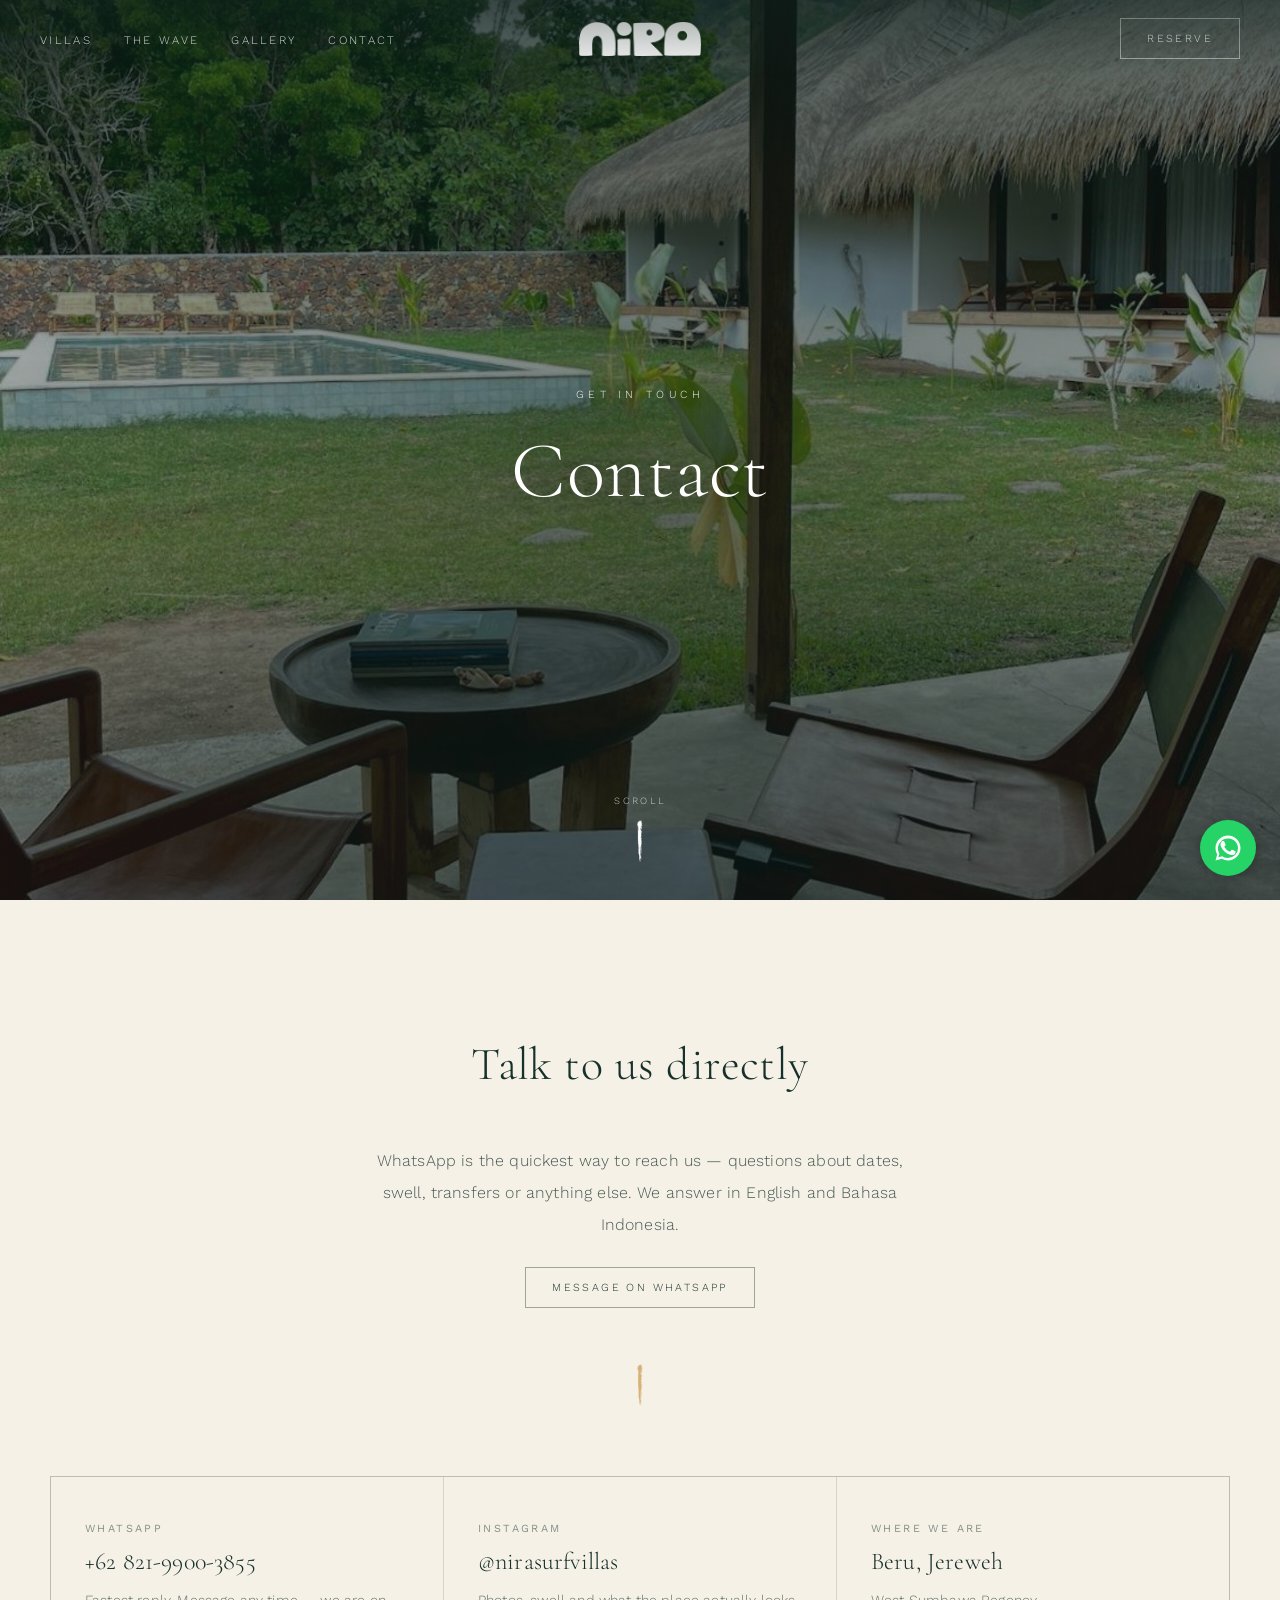
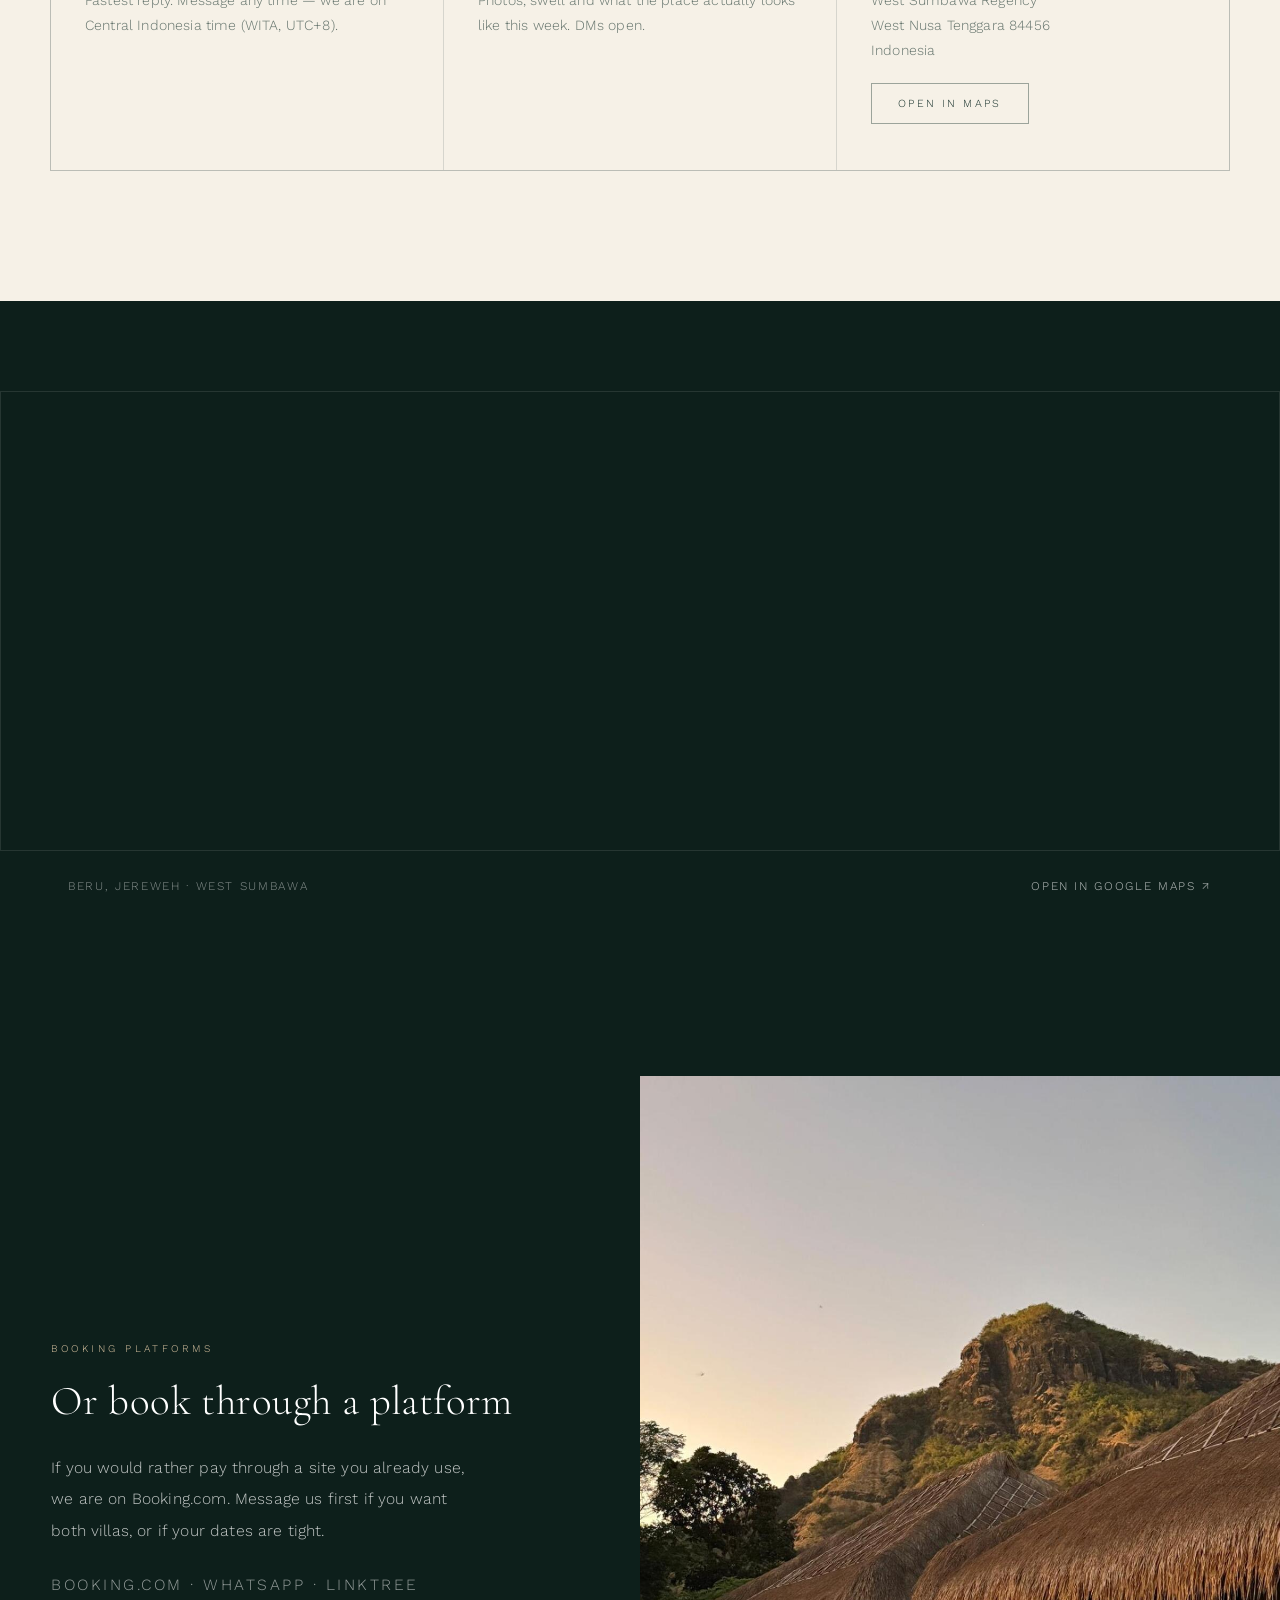
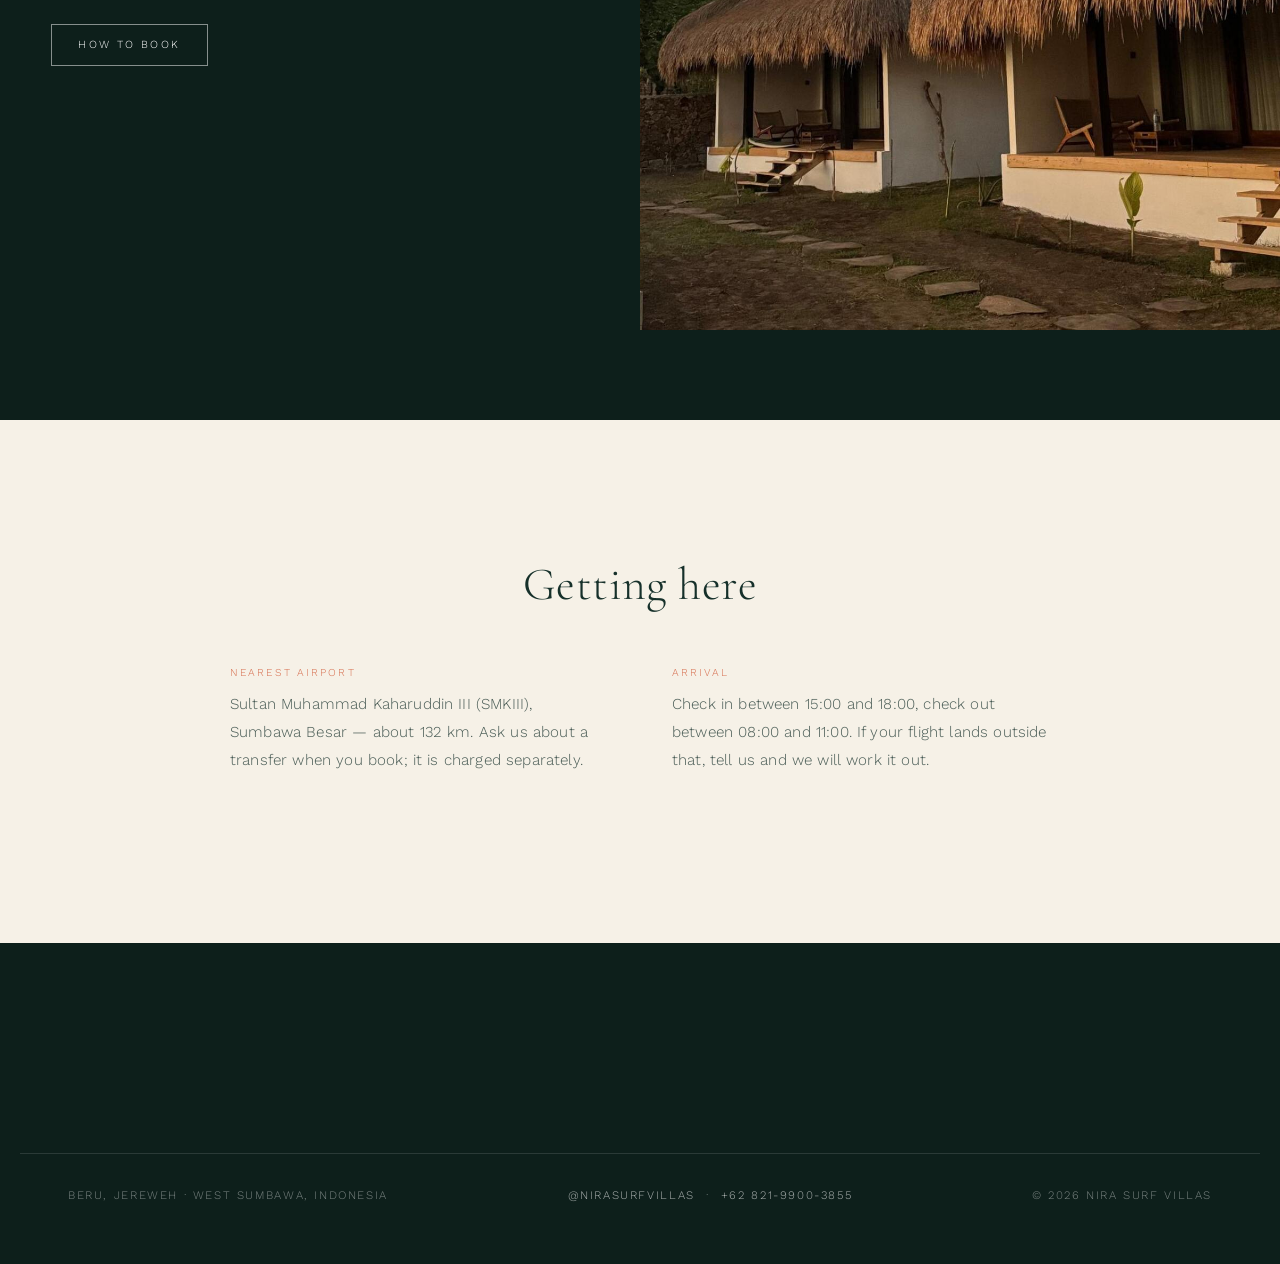
<file: contact.html>
<!DOCTYPE html>
<html lang="en">
<head>
<meta charset="UTF-8">
<meta name="viewport" content="width=device-width, initial-scale=1.0">
<title>Contact | Nira Surf Villas, Scar Reef</title>
<meta name="description" content="Get in touch with Nira Surf Villas at Beru, Jereweh, West Sumbawa, Indonesia. WhatsApp, Instagram and Booking.com.">
<link rel="stylesheet" href="css/style.css?v=20260918b">
</head>
<body class="ed">

<nav class="site-nav nav-overlay">
  <div class="nav-inner">
    <div class="nav-left">
      <button class="nav-toggle" aria-label="Menu" aria-expanded="false">&#9776;</button>
      <ul class="nav-links">
        <li><a href="rooms.html">Villas</a></li>
        <li><a href="amenities.html">The Wave</a></li>
        <li><a href="gallery.html">Gallery</a></li>
        <li><a href="contact.html" class="active">Contact</a></li>
        <li class="in-menu-only"><a href="booking.html">Reserve</a></li>
      </ul>
    </div>

    <a href="index.html" class="logo" aria-label="Nira Surf Villas — home">
      <img src="images/logo.png" alt="Nira Surf Villas" width="520" height="145">
    </a>

    <div class="nav-right">
      <a href="booking.html" class="link-ghost">Reserve</a>
    </div>
  </div>
</nav>

<header class="hero-page">
  <div class="hero-media">
    <img src="images/contact/hero.jpg" alt="View out to the pool from under the thatched roof" fetchpriority="high">
  </div>
  <div class="hero-content">
    <span class="hero-eyebrow">Get In Touch</span>
    <h1>Contact</h1>
  </div>

  <div class="scroll-cue"><span>Scroll</span></div>
</header>

<section class="prose-block" style="padding-bottom:70px;">
  <div class="prose-inner reveal">
    <h2>Talk to us directly</h2>
    <p>WhatsApp is the quickest way to reach us &mdash; questions about dates, swell, transfers or anything else. We answer in English and Bahasa Indonesia.</p>
    <a href="https://wa.me/6282199003855?text=Hi!%20I%20have%20a%20question%20about%20Nira%20Surf%20Villas." class="link-ghost on-light" target="_blank" rel="noopener">Message on WhatsApp</a>
    <div class="rule-gold"></div>
  </div>
</section>

<section style="background:var(--bone); padding:0 0 130px;">
  <div class="channels reveal">
    <div class="channel">
      <h3>WhatsApp</h3>
      <a class="val" href="https://wa.me/6282199003855" target="_blank" rel="noopener">+62 821-9900-3855</a>
      <p>Fastest reply. Message any time &mdash; we are on Central Indonesia time (WITA, UTC+8).</p>
    </div>
    <div class="channel">
      <h3>Instagram</h3>
      <a class="val" href="https://www.instagram.com/nirasurfvillas/" target="_blank" rel="noopener">@nirasurfvillas</a>
      <p>Photos, swell and what the place actually looks like this week. DMs open.</p>
    </div>
    <div class="channel">
      <h3>Where we are</h3>
      <span class="val">Beru, Jereweh</span>
      <p>
        West Sumbawa Regency<br>
        West Nusa Tenggara 84456<br>
        Indonesia
      </p>
      <a class="link-ghost on-light" style="margin-top:0.6rem;" href="https://www.google.com/maps/search/?api=1&amp;query=Nira+Surf+Villas+Beru+Jereweh+West+Sumbawa" target="_blank" rel="noopener">Open in Maps</a>
    </div>
  </div>
</section>

<section class="map-band">
  <div class="map-embed">
    <iframe
      src="https://www.google.com/maps?q=Nira%20Surf%20Villas%2C%20Beru%2C%20Jereweh%2C%20West%20Sumbawa%2C%20Indonesia&amp;z=12&amp;hl=en&amp;output=embed"
      title="Map showing Nira Surf Villas at Beru, Jereweh, West Sumbawa, Indonesia"
      loading="lazy"
      referrerpolicy="no-referrer-when-downgrade"
      allowfullscreen></iframe>
  </div>
  <div class="map-note">
    <span>Beru, Jereweh &middot; West Sumbawa</span>
    <span><a href="https://www.google.com/maps/search/?api=1&amp;query=Nira+Surf+Villas+Beru+Jereweh+West+Sumbawa" target="_blank" rel="noopener">Open in Google Maps &#8599;</a></span>
  </div>
</section>

<section class="split reverse split-dark">
  <div class="split-media reveal">
    <img src="images/contact/split.jpg" alt="The two villas at dusk">
  </div>
  <div class="split-copy reveal">
    <span class="panel-label">Booking platforms</span>
    <h2>Or book through a platform</h2>
    <p>If you would rather pay through a site you already use, we are on Booking.com. Message us first if you want both villas, or if your dates are tight.</p>
    <p class="meta-line">Booking.com &middot; WhatsApp &middot; Linktree</p>
    <a href="booking.html" class="link-ghost">How to book</a>
  </div>
</section>

<section class="prose-block">
  <div class="prose-inner reveal" style="max-width:900px;">
    <h2>Getting here</h2>
  </div>
  <dl class="info-grid reveal">
    <div>
      <dt>Nearest airport</dt>
      <dd>Sultan Muhammad Kaharuddin III (SMKIII), Sumbawa Besar &mdash; about 132 km. Ask us about a transfer when you book; it is charged separately.</dd>
    </div>
    <div>
      <dt>Arrival</dt>
      <dd>Check in between 15:00 and 18:00, check out between 08:00 and 11:00. If your flight lands outside that, tell us and we will work it out.</dd>
    </div>
  </dl>
</section>

<section class="closing">
  <div class="closing-meta">
    <span>Beru, Jereweh &middot; West Sumbawa, Indonesia</span>
    <span>
      <a href="https://www.instagram.com/nirasurfvillas/" target="_blank" rel="noopener">@nirasurfvillas</a>
      &nbsp;&middot;&nbsp;
      <a href="https://wa.me/6282199003855" target="_blank" rel="noopener">+62 821-9900-3855</a>
    </span>
    <span>&copy; 2026 Nira Surf Villas</span>
  </div>
</section>

<a href="https://wa.me/6282199003855?text=Hi!%20I%27m%20interested%20in%20booking%20a%20stay%20at%20Nira%20Surf%20Villas." class="whatsapp-float" target="_blank" rel="noopener" aria-label="Chat on WhatsApp">
  <svg viewBox="0 0 24 24" xmlns="http://www.w3.org/2000/svg"><path d="M17.472 14.382c-.297-.149-1.758-.867-2.03-.967-.273-.099-.471-.148-.67.15-.197.297-.767.966-.94 1.164-.173.199-.347.223-.644.075-.297-.15-1.255-.463-2.39-1.475-.883-.788-1.48-1.761-1.653-2.059-.173-.297-.018-.458.13-.606.134-.133.298-.347.446-.52.149-.174.198-.298.298-.497.099-.198.05-.371-.025-.52-.075-.149-.669-1.612-.916-2.207-.242-.579-.487-.5-.669-.51-.173-.008-.371-.01-.57-.01-.198 0-.52.074-.792.372-.272.297-1.04 1.016-1.04 2.479 0 1.462 1.065 2.875 1.213 3.074.149.198 2.096 3.2 5.077 4.487.709.306 1.262.489 1.694.625.712.227 1.36.195 1.871.118.571-.085 1.758-.719 2.006-1.413.248-.694.248-1.289.173-1.413-.074-.124-.272-.198-.57-.347z"/><path d="M12.004 2C6.486 2 2.004 6.482 2.004 12c0 1.85.505 3.586 1.386 5.07L2 22l5.06-1.362A9.94 9.94 0 0 0 12.004 22C17.522 22 22.004 17.518 22.004 12S17.522 2 12.004 2zm0 18.056a8.02 8.02 0 0 1-4.352-1.28l-.312-.196-3.003.808.802-2.928-.203-.302A8.03 8.03 0 1 1 20.033 12a8.033 8.033 0 0 1-8.03 8.056z"/></svg>
</a>

<script src="js/main.js?v=20260918b"></script>
</body>
</html>
</file>
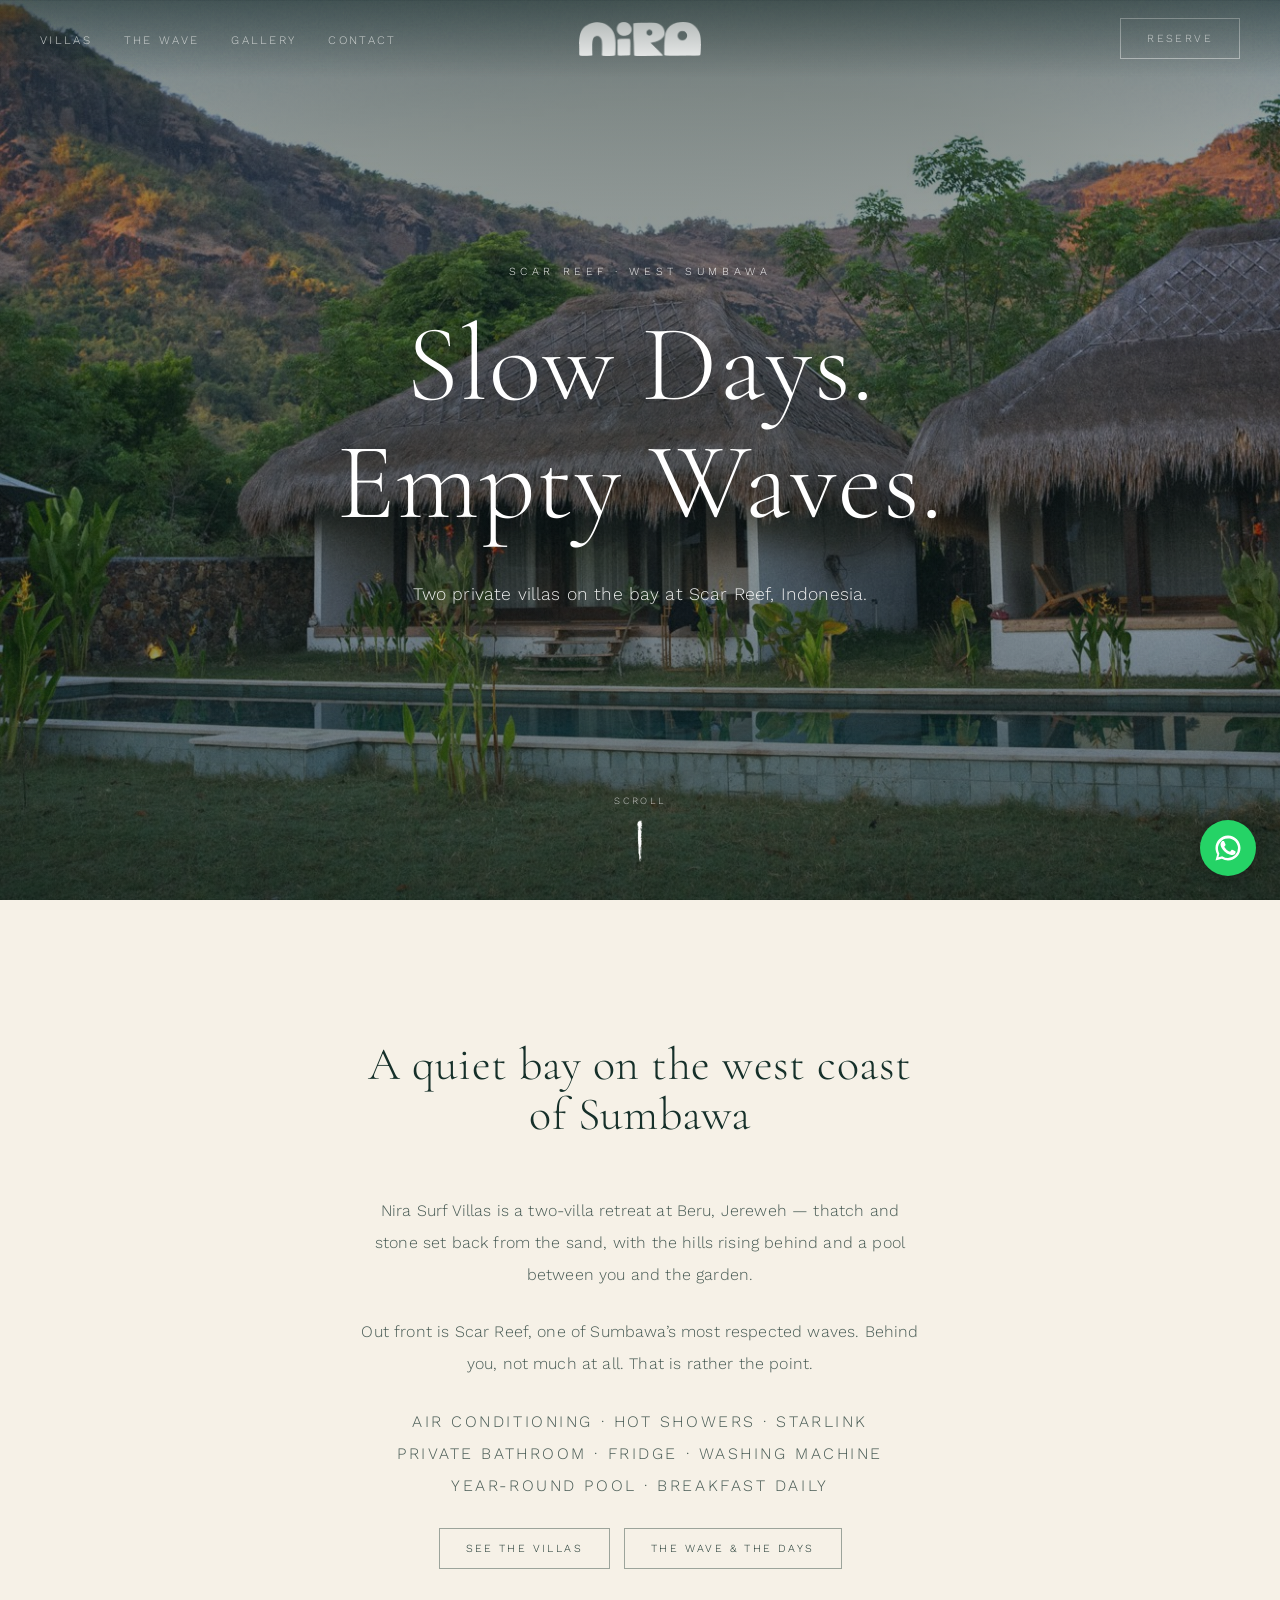
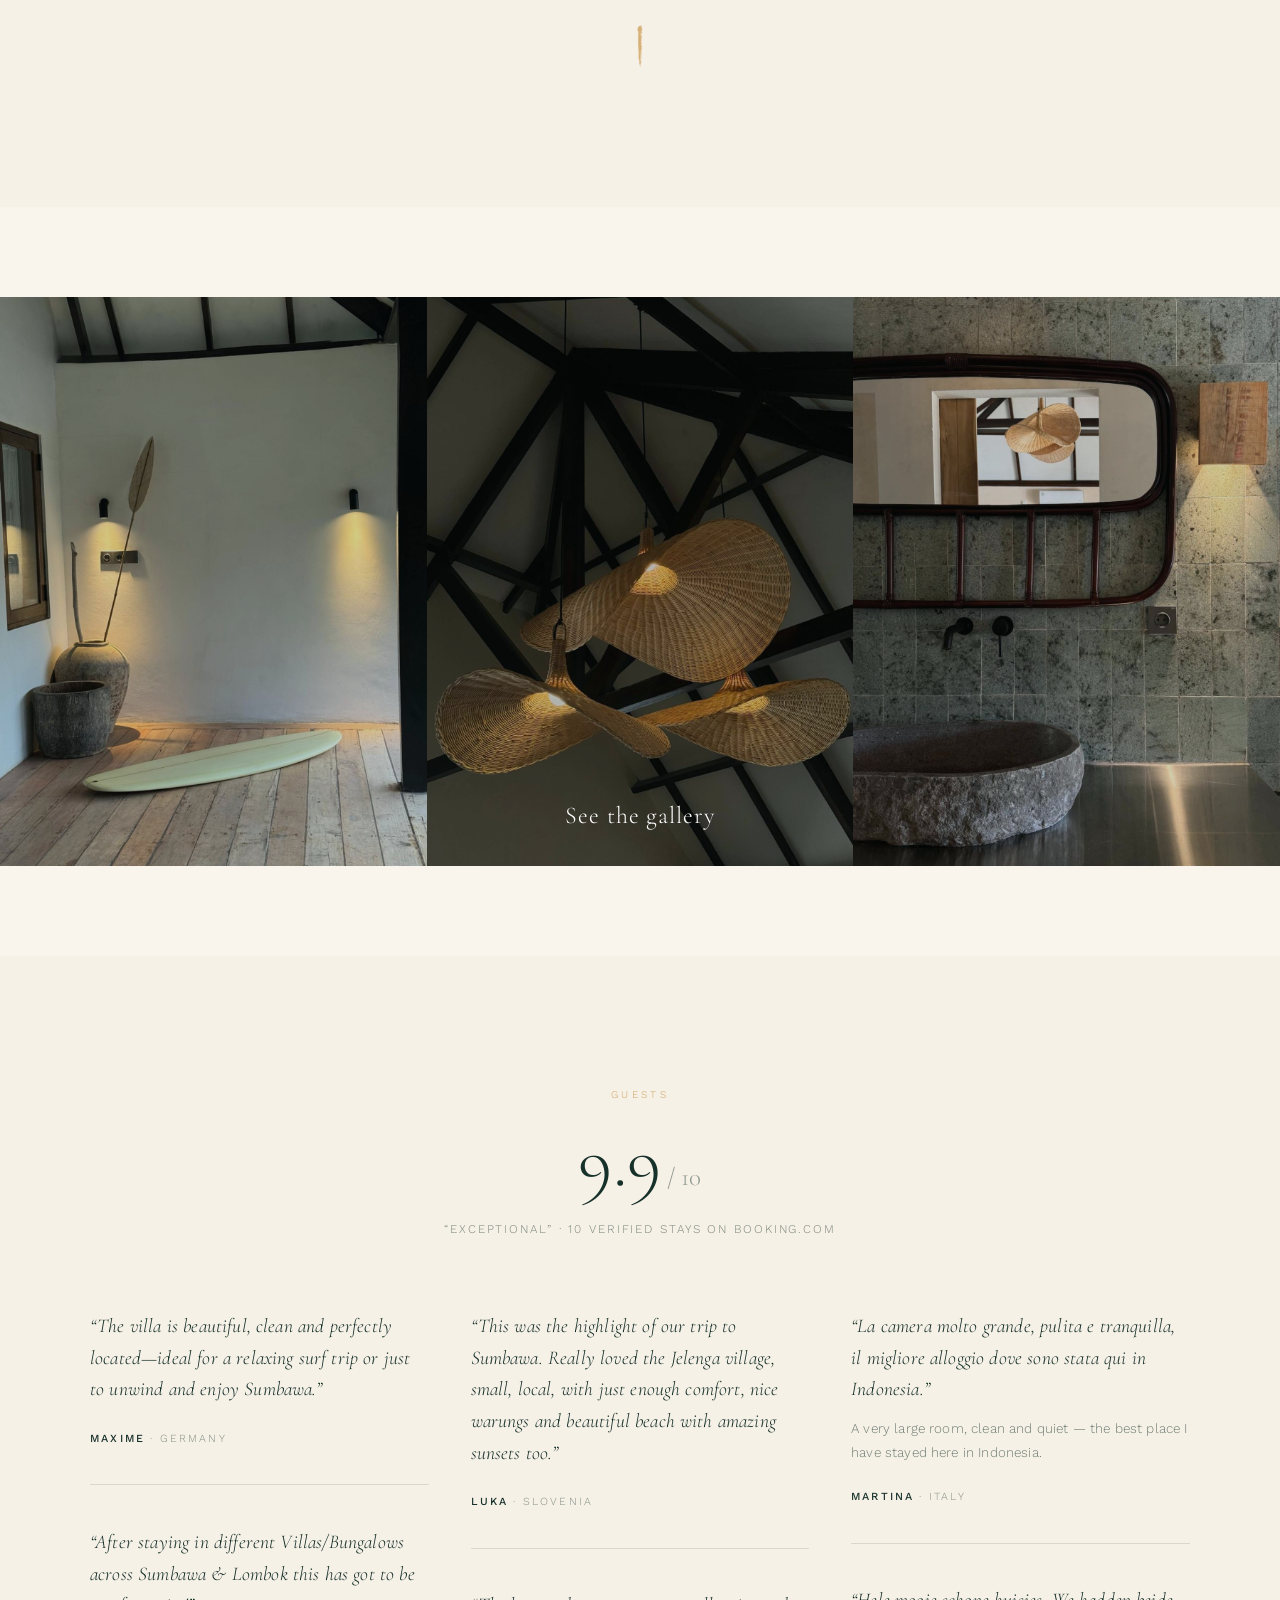
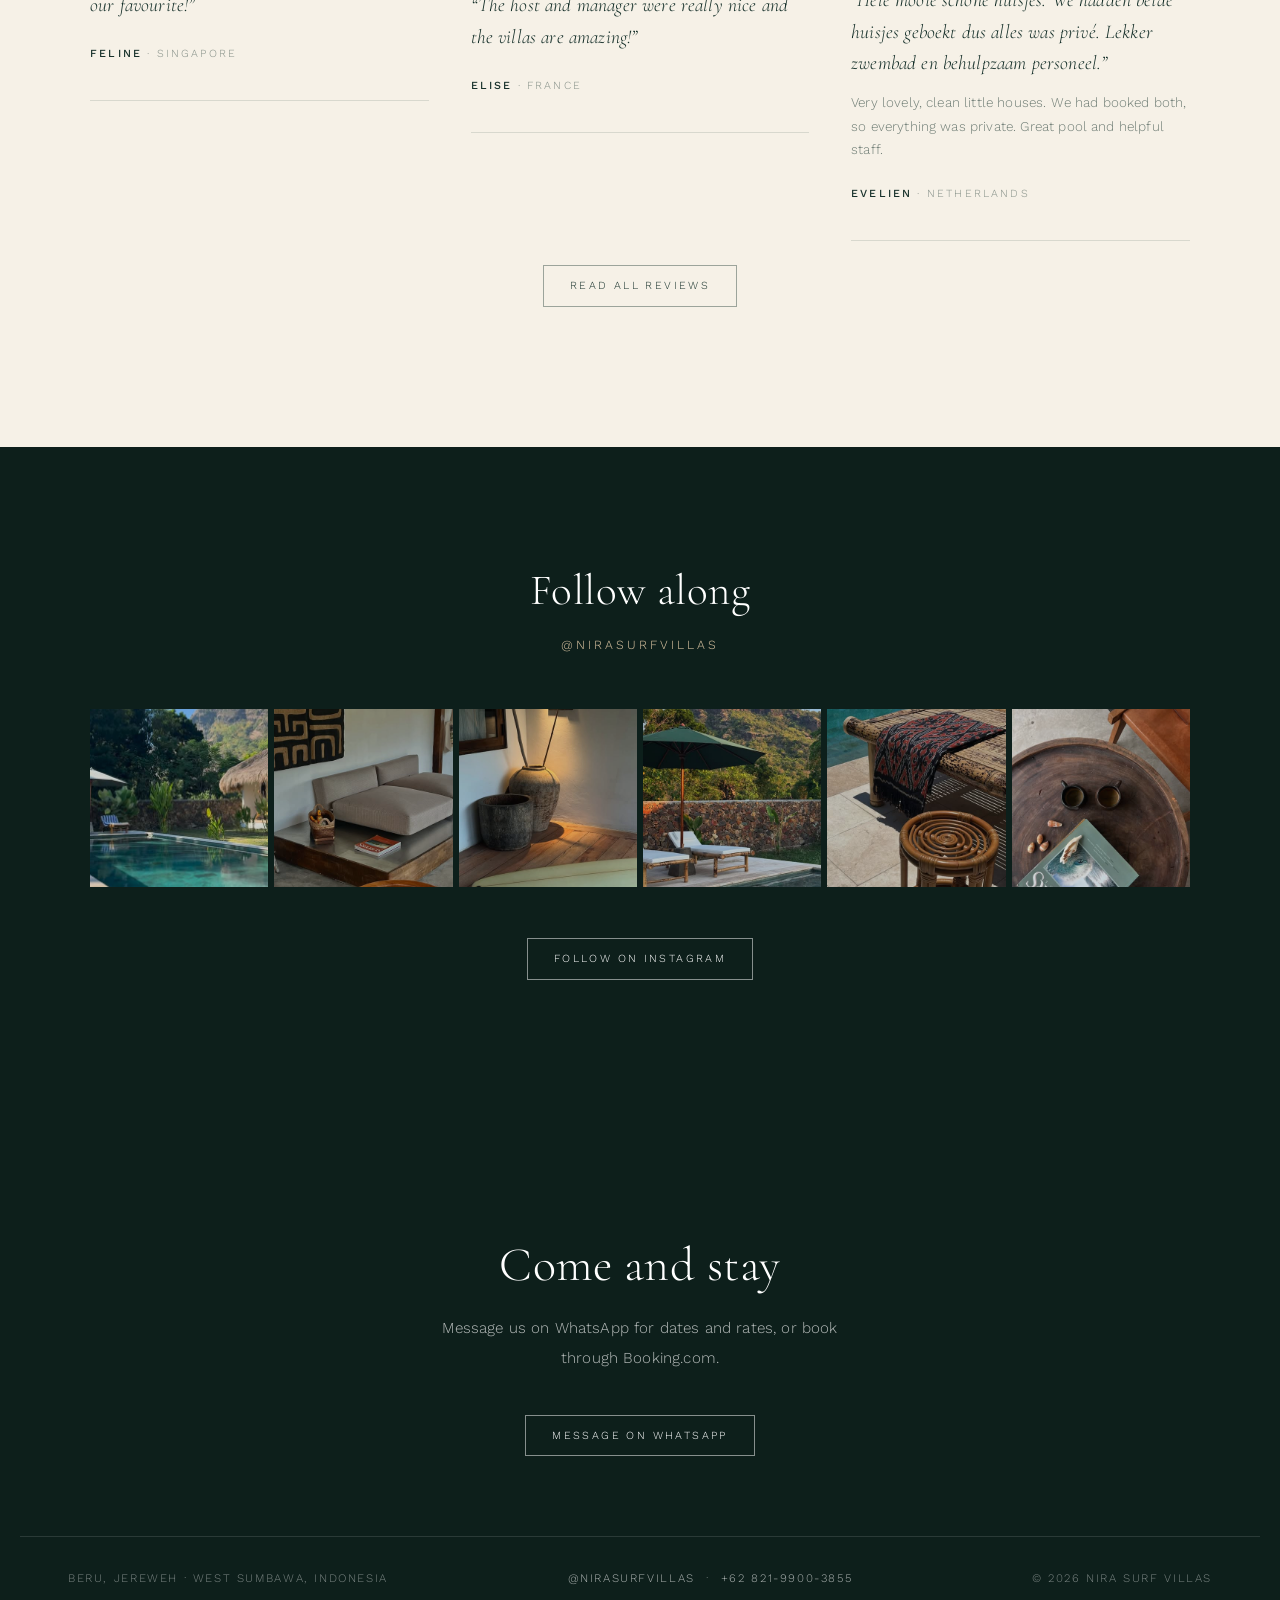
<file: index-v2.html>
<!DOCTYPE html>
<html lang="en">
<head>
<meta charset="UTF-8">
<meta name="viewport" content="width=device-width, initial-scale=1.0">
<title>Nira Surf Villas | Scar Reef, West Sumbawa</title>
<meta name="description" content="Two private villas at Scar Reef, West Sumbawa, Indonesia. Pool, air conditioning, Starlink and hot showers. Slow days, empty waves.">
<link rel="stylesheet" href="css/style.css?v=20260918b">
</head>
<body class="ed">

<nav class="site-nav nav-overlay">
  <div class="nav-inner">
    <div class="nav-left">
      <button class="nav-toggle" aria-label="Menu" aria-expanded="false">&#9776;</button>
      <ul class="nav-links">
        <li><a href="rooms.html">Villas</a></li>
        <li><a href="amenities.html">The Wave</a></li>
        <li><a href="gallery.html">Gallery</a></li>
        <li><a href="contact.html">Contact</a></li>
        <li class="in-menu-only"><a href="booking.html">Reserve</a></li>
      </ul>
    </div>

    <a href="index.html" class="logo" aria-label="Nira Surf Villas — home">
      <img src="images/logo.png" alt="Nira Surf Villas" width="520" height="145">
    </a>

    <div class="nav-right">
      <a href="booking.html" class="link-ghost">Reserve</a>
    </div>
  </div>
</nav>

<header class="hero hero-full">
  <div class="hero-media">
    <img src="images/home/hero.jpg"
         srcset="images/home/hero-sm.jpg 1400w, images/home/hero.jpg 2400w"
         sizes="100vw"
         alt="Nira Surf Villas at dusk — thatched villas beside the pool, hills behind"
         fetchpriority="high">
  </div>

  <div class="hero-content">
    <span class="hero-eyebrow">Scar Reef &middot; West Sumbawa</span>
    <h1>Slow Days.<br>Empty Waves.</h1>
    <p class="hero-sub">Two private villas on the bay at Scar Reef, Indonesia.</p>
  </div>

  <div class="scroll-cue"><span>Scroll</span></div>
</header>

<section class="prose-block">
  <div class="prose-inner reveal">
    <h2>A quiet bay on the west coast of Sumbawa</h2>
    <p>Nira Surf Villas is a two-villa retreat at Beru, Jereweh &mdash; thatch and stone set back from the sand, with the hills rising behind and a pool between you and the garden.</p>
    <p>Out front is Scar Reef, one of Sumbawa&rsquo;s most respected waves. Behind you, not much at all. That is rather the point.</p>

    <!-- Three lines, each measured to fit 564px without wrapping. Airport transfer
         is left to booking.html / contact.html rather than crowding this. -->
    <p class="meta-line">Air conditioning &middot; Hot showers &middot; Starlink<br>Private bathroom &middot; Fridge &middot; Washing machine<br>Year-round pool &middot; Breakfast daily</p>

    <div class="prose-links">
      <a href="rooms.html" class="link-ghost on-light">See the villas</a>
      <a href="amenities.html" class="link-ghost on-light">The wave &amp; the days</a>
    </div>

    <div class="rule-gold"></div>
  </div>
</section>

<section class="band">
  <a href="gallery.html">
    <img src="images/home/band-1.jpg" alt="The two thatched villas at dusk with the hills behind">
  </a>
  <a href="gallery.html">
    <img src="images/home/band-2.jpg" alt="The villas and pool beneath the mountain peak">
    <span class="band-caption">See the gallery</span>
  </a>
  <a href="gallery.html">
    <img src="images/home/band-3.jpg" alt="View out from under the thatched roof to the pool and garden">
  </a>
</section>

<section class="quotes">
  <div class="quotes-head reveal">
    <span class="panel-label" style="color:var(--gold)">Guests</span>
    <div class="score">9.9<span> / 10</span></div>
    <div class="score-note">&ldquo;Exceptional&rdquo; &middot; 10 verified stays on Booking.com</div>
  </div>

  <div class="quote-grid">
    <blockquote class="quote reveal">
      <p>&ldquo;The villa is beautiful, clean and perfectly located&mdash;ideal for a relaxing surf trip or just to unwind and enjoy Sumbawa.&rdquo;</p>
      <cite><b>Maxime</b> &middot; Germany</cite>
    </blockquote>

    <blockquote class="quote reveal">
      <p>&ldquo;After staying in different Villas/Bungalows across Sumbawa &amp; Lombok this has got to be our favourite!&rdquo;</p>
      <cite><b>Feline</b> &middot; Singapore</cite>
    </blockquote>

    <blockquote class="quote reveal">
      <p>&ldquo;This was the highlight of our trip to Sumbawa. Really loved the Jelenga village, small, local, with just enough comfort, nice warungs and beautiful beach with amazing sunsets too.&rdquo;</p>
      <cite><b>Luka</b> &middot; Slovenia</cite>
    </blockquote>

    <blockquote class="quote reveal">
      <p>&ldquo;The host and manager were really nice and the villas are amazing!&rdquo;</p>
      <cite><b>Elise</b> &middot; France</cite>
    </blockquote>

    <blockquote class="quote reveal">
      <p lang="it">&ldquo;La camera molto grande, pulita e tranquilla, il migliore alloggio dove sono stata qui in Indonesia.&rdquo;</p>
      <p class="translated">A very large room, clean and quiet &mdash; the best place I have stayed here in Indonesia.</p>
      <cite><b>Martina</b> &middot; Italy</cite>
    </blockquote>

    <blockquote class="quote reveal">
      <p lang="nl">&ldquo;Hele mooie schone huisjes. We hadden beide huisjes geboekt dus alles was priv&eacute;. Lekker zwembad en behulpzaam personeel.&rdquo;</p>
      <p class="translated">Very lovely, clean little houses. We had booked both, so everything was private. Great pool and helpful staff.</p>
      <cite><b>Evelien</b> &middot; Netherlands</cite>
    </blockquote>
  </div>

  <div class="quotes-foot reveal">
    <a href="https://www.booking.com/hotel/id/nira-surf-villas.html" class="link-ghost on-light" target="_blank" rel="noopener">Read all reviews</a>
  </div>
</section>

<section class="insta">
  <div class="reveal">
    <h2>Follow along</h2>
    <a href="https://www.instagram.com/nirasurfvillas/" class="handle" target="_blank" rel="noopener">@nirasurfvillas</a>
  </div>

  <!-- Six tiles, newest first: one clean row at 6 columns, two rows of three on
       mobile. Any count that is not a multiple of six orphans a partial row. -->
  <div class="insta-grid reveal">
    <a href="https://www.instagram.com/nirasurfvillas/reel/DaZ5WMkNgSr/" target="_blank" rel="noopener"><img src="images/instagram/DaZ5WMkNgSr.jpg" alt="Instagram reel — pool and mountain" loading="lazy"></a>
    <a href="https://www.instagram.com/nirasurfvillas/p/DQJdxo2jD4P/" target="_blank" rel="noopener"><img src="images/instagram/DQJdxo2jD4P.jpg" alt="Instagram post, October 2025" loading="lazy"></a>
    <a href="https://www.instagram.com/nirasurfvillas/p/DP05dphjM_q/" target="_blank" rel="noopener"><img src="images/instagram/DP05dphjM_q.jpg" alt="Instagram post, October 2025" loading="lazy"></a>
    <a href="https://www.instagram.com/nirasurfvillas/p/DPvylP4DHwp/" target="_blank" rel="noopener"><img src="images/instagram/DPvylP4DHwp.jpg" alt="Instagram post, October 2025" loading="lazy"></a>
    <a href="https://www.instagram.com/nirasurfvillas/p/DPS0eUCCGjJ/" target="_blank" rel="noopener"><img src="images/instagram/DPS0eUCCGjJ.jpg" alt="Instagram post, October 2025" loading="lazy"></a>
    <a href="https://www.instagram.com/nirasurfvillas/p/DPRSEEbiFwU/" target="_blank" rel="noopener"><img src="images/instagram/DPRSEEbiFwU.jpg" alt="Instagram post, October 2025" loading="lazy"></a>
  </div>

  <a href="https://www.instagram.com/nirasurfvillas/" class="link-ghost" target="_blank" rel="noopener">Follow on Instagram</a>
</section>

<section class="closing">
  <div class="prose-inner reveal">
    <h2>Come and stay</h2>
    <p class="lede">Message us on WhatsApp for dates and rates, or book through Booking.com.</p>
    <a href="https://wa.me/6282199003855?text=Hi!%20I%27m%20interested%20in%20booking%20a%20stay%20at%20Nira%20Surf%20Villas." class="link-ghost" target="_blank" rel="noopener">Message on WhatsApp</a>
  </div>

  <div class="closing-meta">
    <span>Beru, Jereweh &middot; West Sumbawa, Indonesia</span>
    <span>
      <a href="https://www.instagram.com/nirasurfvillas/" target="_blank" rel="noopener">@nirasurfvillas</a>
      &nbsp;&middot;&nbsp;
      <a href="https://wa.me/6282199003855" target="_blank" rel="noopener">+62 821-9900-3855</a>
    </span>
    <span>&copy; 2026 Nira Surf Villas</span>
  </div>
</section>

<a href="https://wa.me/6282199003855?text=Hi!%20I%27m%20interested%20in%20booking%20a%20stay%20at%20Nira%20Surf%20Villas." class="whatsapp-float" target="_blank" rel="noopener" aria-label="Chat on WhatsApp">
  <svg viewBox="0 0 24 24" xmlns="http://www.w3.org/2000/svg"><path d="M17.472 14.382c-.297-.149-1.758-.867-2.03-.967-.273-.099-.471-.148-.67.15-.197.297-.767.966-.94 1.164-.173.199-.347.223-.644.075-.297-.15-1.255-.463-2.39-1.475-.883-.788-1.48-1.761-1.653-2.059-.173-.297-.018-.458.13-.606.134-.133.298-.347.446-.52.149-.174.198-.298.298-.497.099-.198.05-.371-.025-.52-.075-.149-.669-1.612-.916-2.207-.242-.579-.487-.5-.669-.51-.173-.008-.371-.01-.57-.01-.198 0-.52.074-.792.372-.272.297-1.04 1.016-1.04 2.479 0 1.462 1.065 2.875 1.213 3.074.149.198 2.096 3.2 5.077 4.487.709.306 1.262.489 1.694.625.712.227 1.36.195 1.871.118.571-.085 1.758-.719 2.006-1.413.248-.694.248-1.289.173-1.413-.074-.124-.272-.198-.57-.347z"/><path d="M12.004 2C6.486 2 2.004 6.482 2.004 12c0 1.85.505 3.586 1.386 5.07L2 22l5.06-1.362A9.94 9.94 0 0 0 12.004 22C17.522 22 22.004 17.518 22.004 12S17.522 2 12.004 2zm0 18.056a8.02 8.02 0 0 1-4.352-1.28l-.312-.196-3.003.808.802-2.928-.203-.302A8.03 8.03 0 1 1 20.033 12a8.033 8.033 0 0 1-8.03 8.056z"/></svg>
</a>

<script src="js/main.js?v=20260918b"></script>
</body>
</html>
</file>
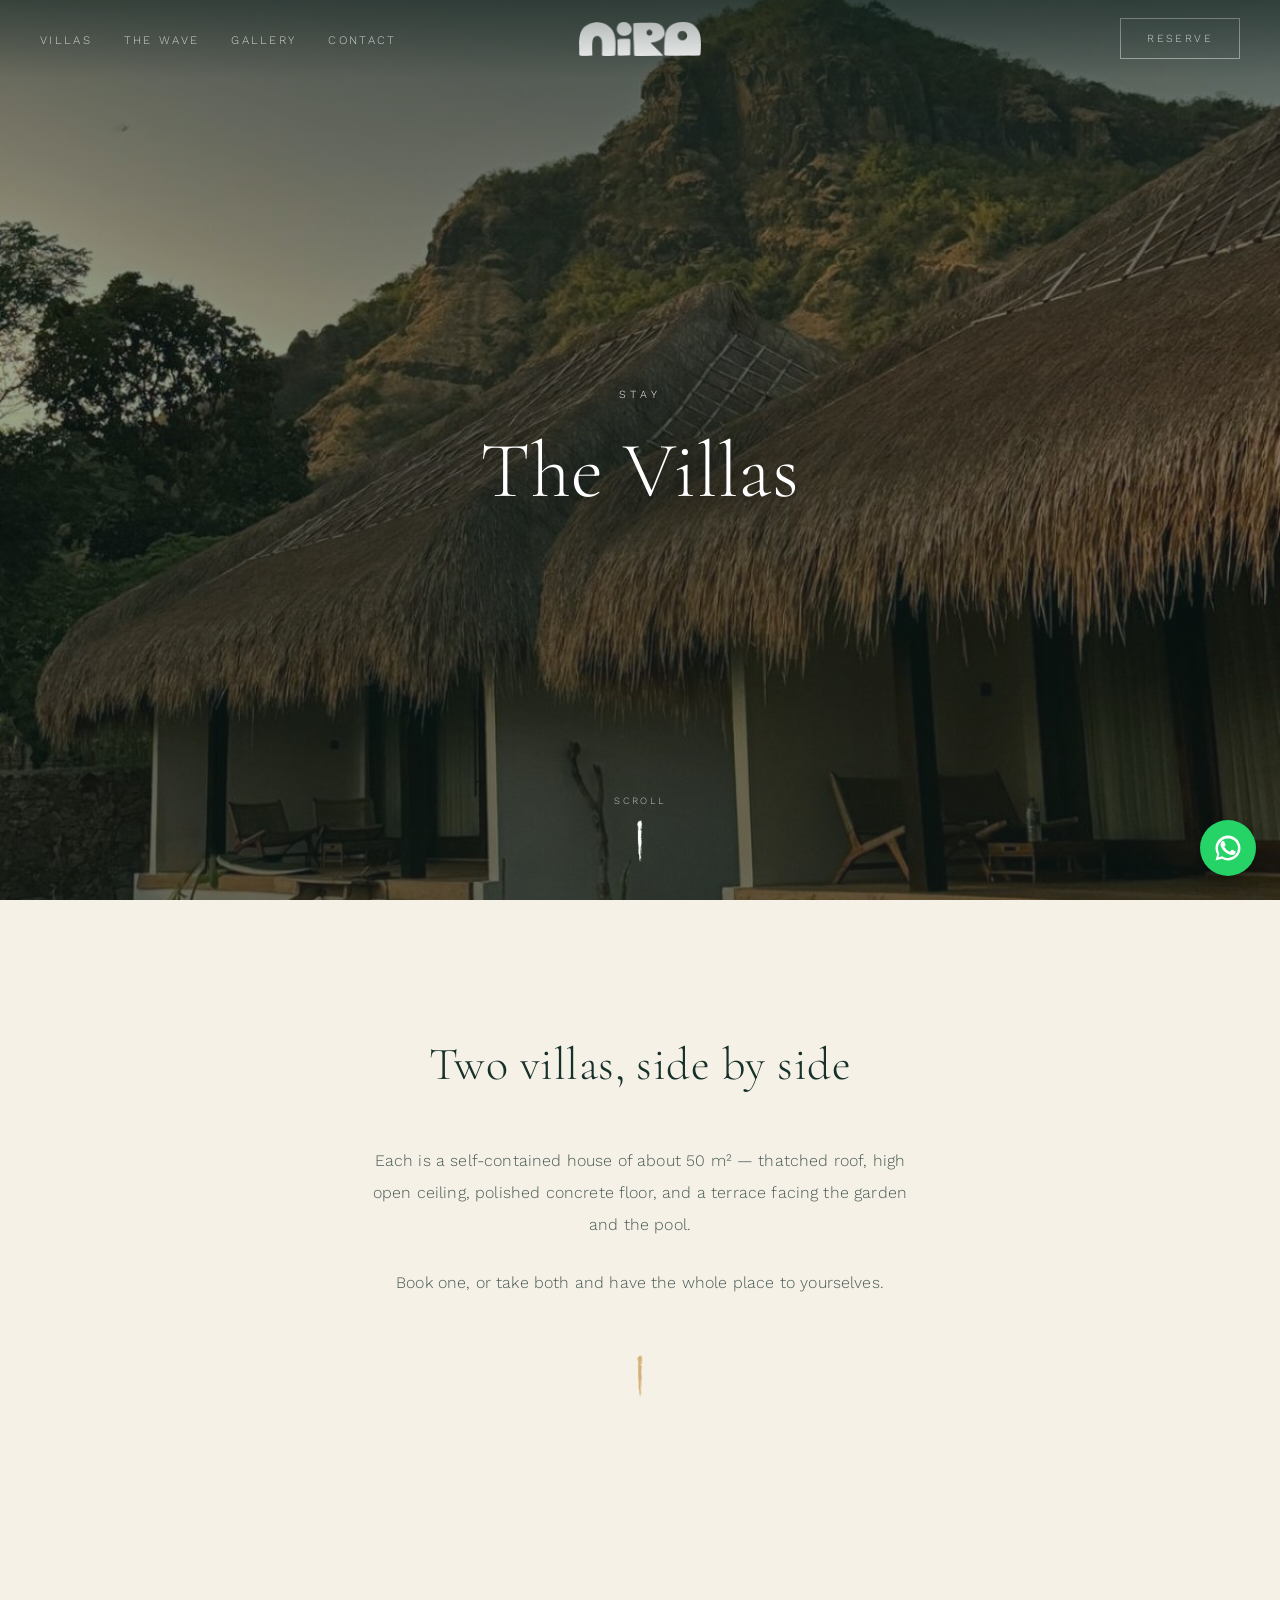
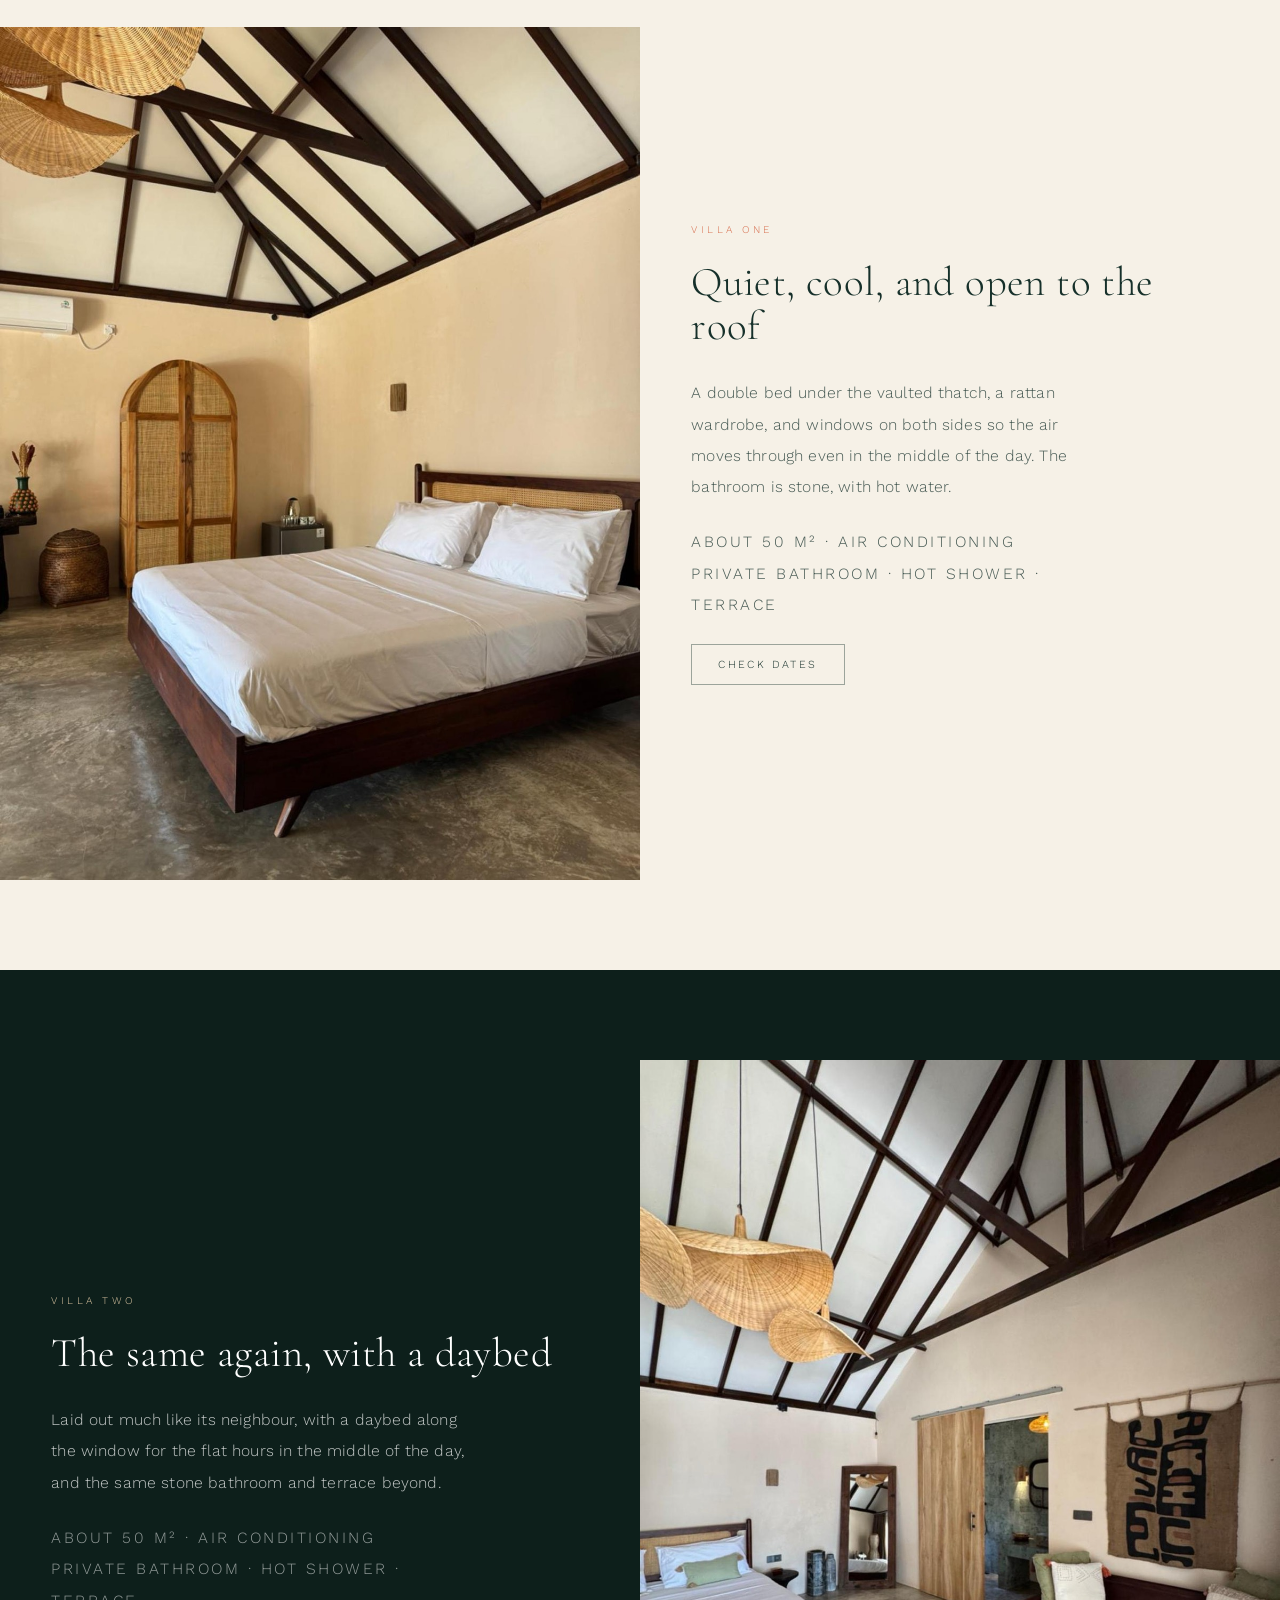
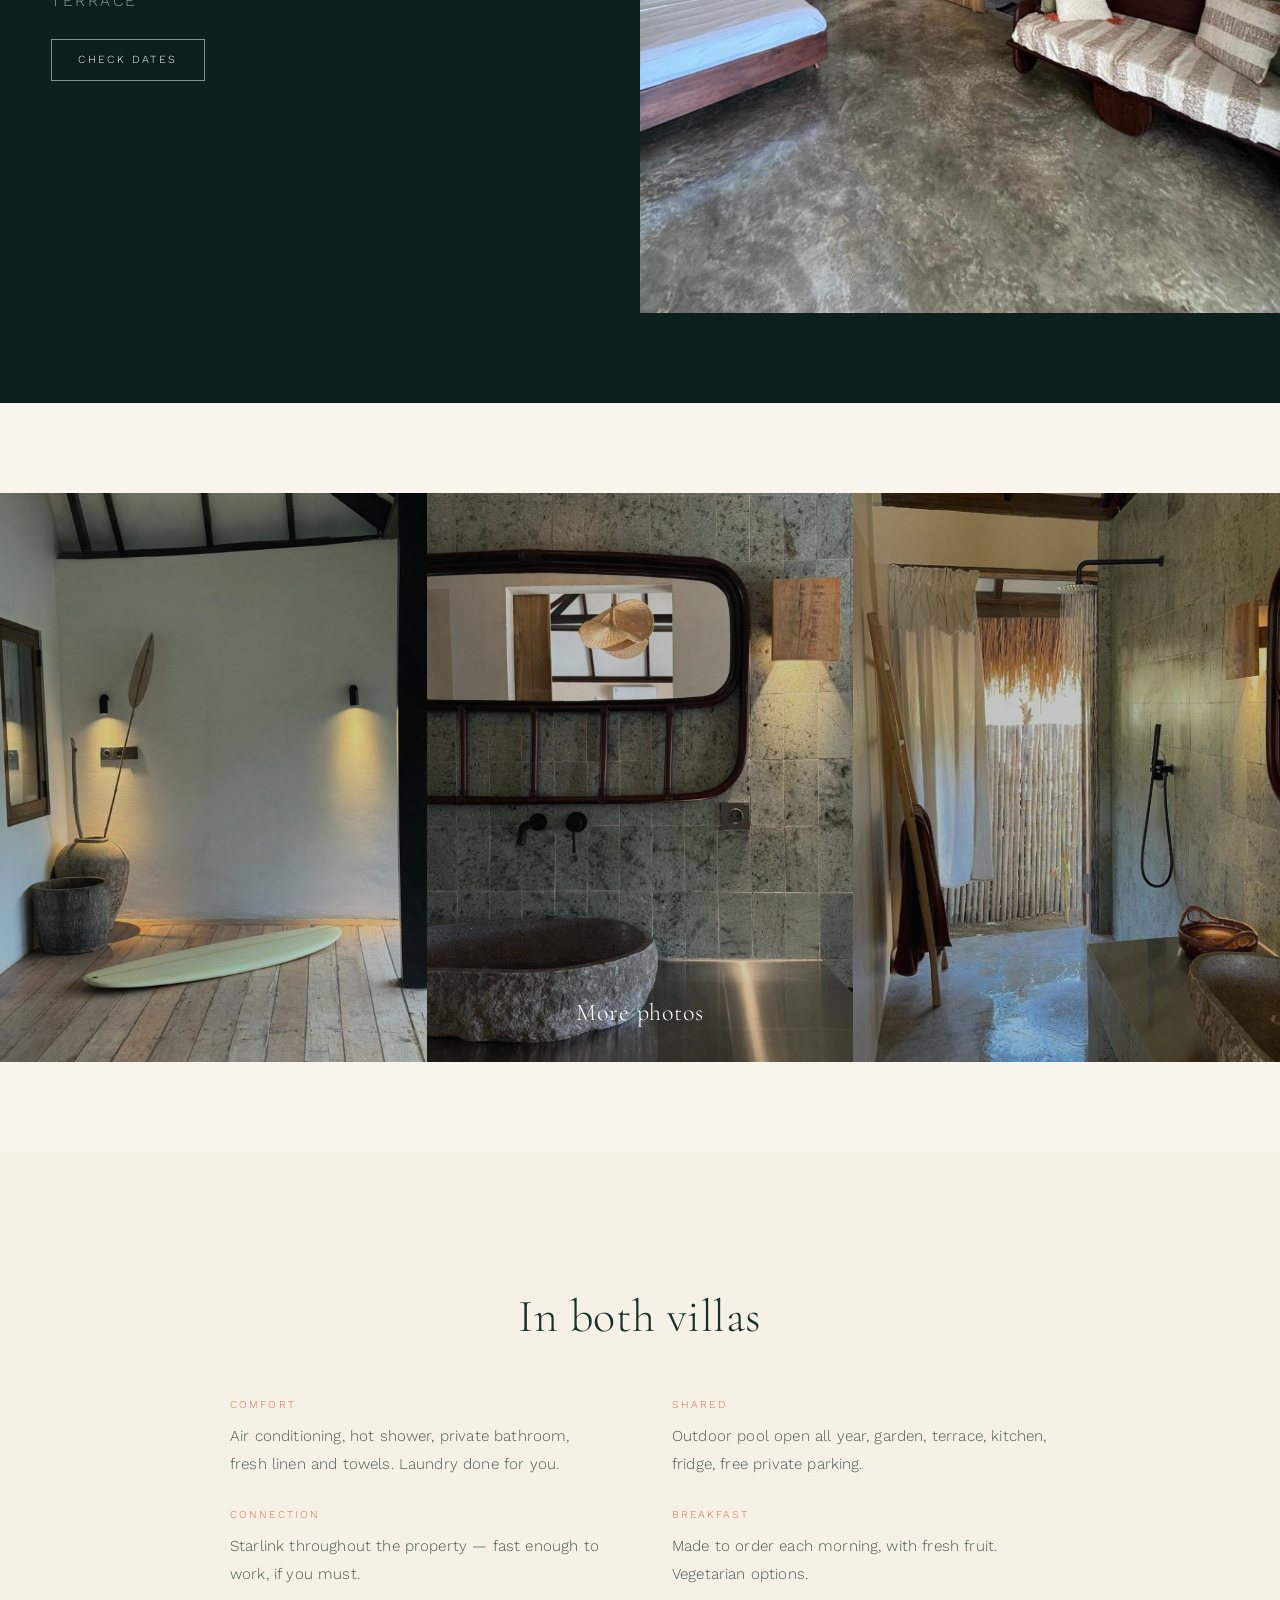
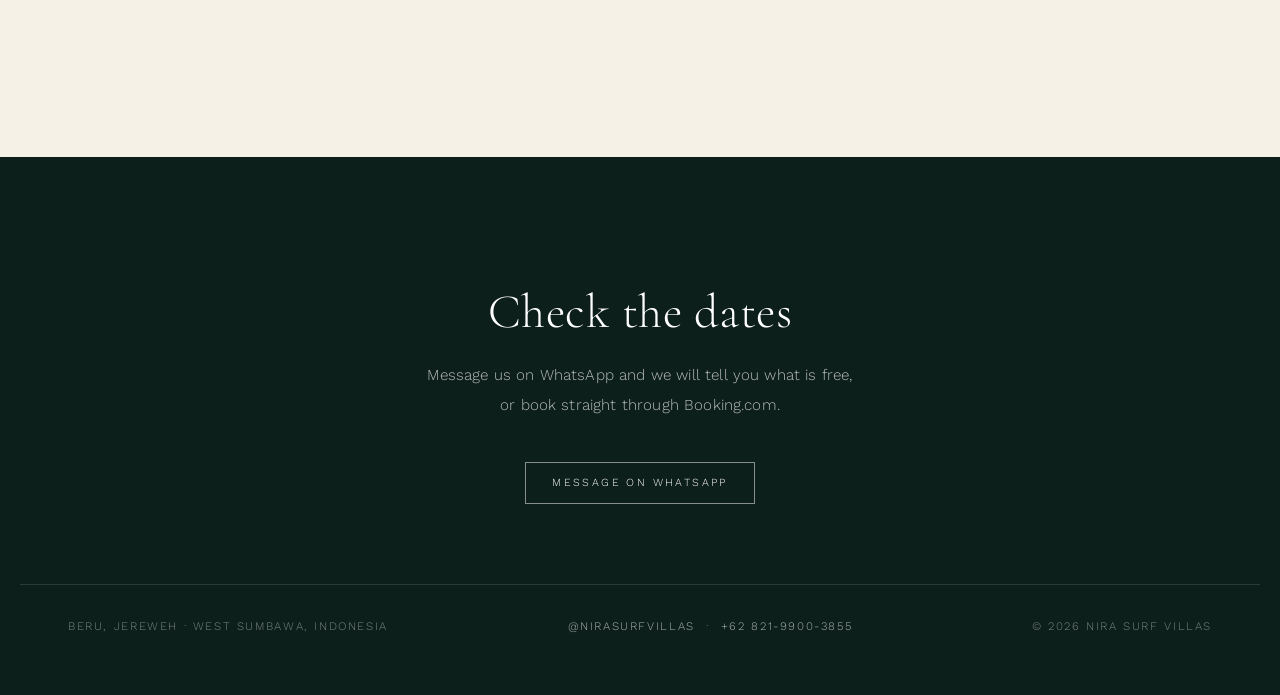
<file: rooms.html>
<!DOCTYPE html>
<html lang="en">
<head>
<meta charset="UTF-8">
<meta name="viewport" content="width=device-width, initial-scale=1.0">
<title>The Villas | Nira Surf Villas, Scar Reef</title>
<meta name="description" content="Two private villas at Scar Reef, West Sumbawa. Air conditioning, hot showers, Starlink, and a pool open all year.">
<link rel="stylesheet" href="css/style.css?v=20260918b">
</head>
<body class="ed">

<nav class="site-nav nav-overlay">
  <div class="nav-inner">
    <div class="nav-left">
      <button class="nav-toggle" aria-label="Menu" aria-expanded="false">&#9776;</button>
      <ul class="nav-links">
        <li><a href="rooms.html" class="active">Villas</a></li>
        <li><a href="amenities.html">The Wave</a></li>
        <li><a href="gallery.html">Gallery</a></li>
        <li><a href="contact.html">Contact</a></li>
        <li class="in-menu-only"><a href="booking.html">Reserve</a></li>
      </ul>
    </div>

    <a href="index.html" class="logo" aria-label="Nira Surf Villas — home">
      <img src="images/logo.png" alt="Nira Surf Villas" width="520" height="145">
    </a>

    <div class="nav-right">
      <a href="booking.html" class="link-ghost">Reserve</a>
    </div>
  </div>
</nav>

<header class="hero-page">
  <div class="hero-media">
    <img src="images/villas/hero.jpg" alt="The two thatched villas at dusk" fetchpriority="high">
  </div>
  <div class="hero-content">
    <span class="hero-eyebrow">Stay</span>
    <h1>The Villas</h1>
  </div>

  <div class="scroll-cue"><span>Scroll</span></div>
</header>

<section class="prose-block">
  <div class="prose-inner reveal">
    <h2>Two villas, side by side</h2>
    <p>Each is a self-contained house of about 50 m&sup2; &mdash; thatched roof, high open ceiling, polished concrete floor, and a terrace facing the garden and the pool.</p>
    <p>Book one, or take both and have the whole place to yourselves.</p>
    <div class="rule-gold"></div>
  </div>
</section>

<section class="split">
  <div class="split-media reveal">
    <img src="images/villas/villa-one.jpg" alt="Villa One bedroom with timber bed and rattan wardrobe">
  </div>
  <div class="split-copy reveal">
    <span class="panel-label">Villa One</span>
    <h2>Quiet, cool, and open to the roof</h2>
    <p>A double bed under the vaulted thatch, a rattan wardrobe, and windows on both sides so the air moves through even in the middle of the day. The bathroom is stone, with hot water.</p>
    <p class="meta-line">About 50 m&sup2; &middot; Air conditioning<br>Private bathroom &middot; Hot shower &middot; Terrace</p>
    <a href="booking.html" class="link-ghost on-light">Check dates</a>
  </div>
</section>

<section class="split reverse split-dark">
  <div class="split-media reveal">
    <img src="images/villas/villa-two.jpg" alt="Villa Two bedroom with daybed and textile wall hanging">
  </div>
  <div class="split-copy reveal">
    <span class="panel-label">Villa Two</span>
    <h2>The same again, with a daybed</h2>
    <p>Laid out much like its neighbour, with a daybed along the window for the flat hours in the middle of the day, and the same stone bathroom and terrace beyond.</p>
    <p class="meta-line">About 50 m&sup2; &middot; Air conditioning<br>Private bathroom &middot; Hot shower &middot; Terrace</p>
    <a href="booking.html" class="link-ghost">Check dates</a>
  </div>
</section>

<section class="band">
  <a href="gallery.html"><img src="images/villas/band-1.jpg" alt="Board leaning against the wall of a villa room"></a>
  <a href="gallery.html"><img src="images/villas/band-2.jpg" alt="Stone basin and mirror in the villa bathroom"><span class="band-caption">More photos</span></a>
  <a href="gallery.html"><img src="images/villas/band-3.jpg" alt="Outdoor shower open to the sky"></a>
</section>

<section class="prose-block">
  <div class="prose-inner reveal" style="max-width:900px;">
    <h2>In both villas</h2>
  </div>
  <dl class="info-grid reveal">
    <div>
      <dt>Comfort</dt>
      <dd>Air conditioning, hot shower, private bathroom, fresh linen and towels. Laundry done for you.</dd>
      <dt>Connection</dt>
      <dd>Starlink throughout the property &mdash; fast enough to work, if you must.</dd>
    </div>
    <div>
      <dt>Shared</dt>
      <dd>Outdoor pool open all year, garden, terrace, kitchen, fridge, free private parking.</dd>
      <dt>Breakfast</dt>
      <dd>Made to order each morning, with fresh fruit. Vegetarian options.</dd>
    </div>
  </dl>
</section>

<section class="closing">
  <div class="prose-inner reveal">
    <h2>Check the dates</h2>
    <p class="lede">Message us on WhatsApp and we will tell you what is free, or book straight through Booking.com.</p>
    <a href="https://wa.me/6282199003855?text=Hi!%20I%27d%20like%20to%20check%20availability%20at%20Nira%20Surf%20Villas." class="link-ghost" target="_blank" rel="noopener">Message on WhatsApp</a>
  </div>

  <div class="closing-meta">
    <span>Beru, Jereweh &middot; West Sumbawa, Indonesia</span>
    <span>
      <a href="https://www.instagram.com/nirasurfvillas/" target="_blank" rel="noopener">@nirasurfvillas</a>
      &nbsp;&middot;&nbsp;
      <a href="https://wa.me/6282199003855" target="_blank" rel="noopener">+62 821-9900-3855</a>
    </span>
    <span>&copy; 2026 Nira Surf Villas</span>
  </div>
</section>

<a href="https://wa.me/6282199003855?text=Hi!%20I%27m%20interested%20in%20booking%20a%20stay%20at%20Nira%20Surf%20Villas." class="whatsapp-float" target="_blank" rel="noopener" aria-label="Chat on WhatsApp">
  <svg viewBox="0 0 24 24" xmlns="http://www.w3.org/2000/svg"><path d="M17.472 14.382c-.297-.149-1.758-.867-2.03-.967-.273-.099-.471-.148-.67.15-.197.297-.767.966-.94 1.164-.173.199-.347.223-.644.075-.297-.15-1.255-.463-2.39-1.475-.883-.788-1.48-1.761-1.653-2.059-.173-.297-.018-.458.13-.606.134-.133.298-.347.446-.52.149-.174.198-.298.298-.497.099-.198.05-.371-.025-.52-.075-.149-.669-1.612-.916-2.207-.242-.579-.487-.5-.669-.51-.173-.008-.371-.01-.57-.01-.198 0-.52.074-.792.372-.272.297-1.04 1.016-1.04 2.479 0 1.462 1.065 2.875 1.213 3.074.149.198 2.096 3.2 5.077 4.487.709.306 1.262.489 1.694.625.712.227 1.36.195 1.871.118.571-.085 1.758-.719 2.006-1.413.248-.694.248-1.289.173-1.413-.074-.124-.272-.198-.57-.347z"/><path d="M12.004 2C6.486 2 2.004 6.482 2.004 12c0 1.85.505 3.586 1.386 5.07L2 22l5.06-1.362A9.94 9.94 0 0 0 12.004 22C17.522 22 22.004 17.518 22.004 12S17.522 2 12.004 2zm0 18.056a8.02 8.02 0 0 1-4.352-1.28l-.312-.196-3.003.808.802-2.928-.203-.302A8.03 8.03 0 1 1 20.033 12a8.033 8.033 0 0 1-8.03 8.056z"/></svg>
</a>

<script src="js/main.js?v=20260918b"></script>
</body>
</html>
</file>
<file: css/style.css>
@import url('https://fonts.googleapis.com/css2?family=Cormorant+Garamond:ital,wght@0,300;0,400;0,500;0,600;1,300;1,400&family=Jost:wght@300;400;500;600&family=Work+Sans:wght@200;300;400;500&display=swap');

:root {
  --cream: #faf5ec;
  --cream-dark: #f2ead9;
  --ink: #2b2a25;
  --teal: #1f4a4a;
  --teal-dark: #12302e;
  --coral: #d66c4c;
  --coral-dark: #b8543a;
  --gold: #cea05c;
  --sand: #dfc8a5;
  --max-width: 1200px;
}

* { box-sizing: border-box; }

html { scroll-behavior: smooth; }

body {
  margin: 0;
  font-family: 'Jost', 'Helvetica Neue', Arial, sans-serif;
  color: var(--ink);
  background: var(--cream);
  font-weight: 300;
  line-height: 1.6;
}

h1, h2, h3, h4 {
  font-family: 'Cormorant Garamond', Georgia, serif;
  font-weight: 500;
  letter-spacing: 0.03em;
  margin: 0 0 0.5em;
  color: var(--teal-dark);
}

h1 { font-size: 3.2rem; }
h2 { font-size: 2.4rem; }
h3 { font-size: 1.5rem; }

p { margin: 0 0 1em; }

a { color: inherit; text-decoration: none; }

img { max-width: 100%; display: block; }

.container {
  max-width: var(--max-width);
  margin: 0 auto;
  padding: 0 24px;
}

.eyebrow {
  display: block;
  font-family: 'Jost', sans-serif;
  font-size: 0.75rem;
  letter-spacing: 0.25em;
  text-transform: uppercase;
  color: var(--coral);
  margin-bottom: 0.75em;
}

/* ---------- Nav ---------- */
.site-nav {
  position: sticky;
  top: 0;
  z-index: 100;
  background: rgba(250, 245, 236, 0.96);
  backdrop-filter: blur(6px);
  border-bottom: 1px solid rgba(31, 74, 74, 0.12);
}

.nav-inner {
  max-width: var(--max-width);
  margin: 0 auto;
  padding: 18px 24px;
  display: flex;
  align-items: center;
  justify-content: space-between;
}

.logo {
  font-family: 'Cormorant Garamond', Georgia, serif;
  font-size: 1.5rem;
  letter-spacing: 0.12em;
  color: var(--teal-dark);
  text-transform: uppercase;
}

.logo span { color: var(--coral); }

.nav-links {
  display: flex;
  gap: 2rem;
  list-style: none;
  margin: 0;
  padding: 0;
}

.nav-links a {
  font-size: 0.85rem;
  letter-spacing: 0.08em;
  text-transform: uppercase;
  color: var(--ink);
  transition: color 0.2s ease;
}

.nav-links a:hover,
.nav-links a.active { color: var(--coral); }

.nav-cta {
  background: var(--coral);
  color: #fff !important;
  padding: 10px 22px;
  border-radius: 2px;
  font-size: 0.8rem;
  letter-spacing: 0.1em;
  text-transform: uppercase;
  transition: background 0.2s ease;
}

.nav-cta:hover { background: var(--coral-dark); }

.nav-toggle {
  display: none;
  background: none;
  border: none;
  font-size: 1.6rem;
  color: var(--teal-dark);
  cursor: pointer;
}

/* ---------- Buttons ---------- */
.btn {
  display: inline-block;
  padding: 13px 30px;
  border: 1px solid var(--teal-dark);
  color: var(--teal-dark);
  font-size: 0.8rem;
  letter-spacing: 0.1em;
  text-transform: uppercase;
  border-radius: 2px;
  transition: all 0.2s ease;
}

.btn:hover { background: var(--teal-dark); color: #fff; }

.btn-solid {
  background: var(--coral);
  border-color: var(--coral);
  color: #fff;
}

.btn-solid:hover { background: var(--coral-dark); border-color: var(--coral-dark); }

.btn-light {
  border-color: rgba(255,255,255,0.8);
  color: #fff;
}
.btn-light:hover { background: #fff; color: var(--teal-dark); }

/* ---------- Hero (home) ---------- */
.hero {
  position: relative;
  height: 92vh;
  min-height: 560px;
  overflow: hidden;
  display: flex;
  align-items: flex-end;
  color: #fff;
}

.hero-slideshow {
  position: absolute;
  inset: 0;
}

.hero-slide {
  position: absolute;
  inset: 0;
  width: 100%;
  height: 100%;
  object-fit: cover;
  object-position: center;
  opacity: 0;
  transition: opacity 0.35s ease;
}

.hero-slide.active { opacity: 1; }

.hero::after {
  content: '';
  position: absolute;
  inset: 0;
  background: linear-gradient(180deg, rgba(18,48,46,0.15) 0%, rgba(18,48,46,0.55) 100%);
}

.hero-content {
  position: relative;
  z-index: 2;
  padding: 0 24px 70px;
  max-width: var(--max-width);
  margin: 0 auto;
  width: 100%;
}

.hero-content h1 {
  color: #fff;
  font-size: clamp(2.6rem, 6vw, 4.6rem);
  margin-bottom: 0.3em;
}

.hero-content p {
  font-size: 1.1rem;
  max-width: 480px;
  margin-bottom: 1.5em;
  color: rgba(255,255,255,0.9);
}

/* ---------- Page hero (interior pages) ---------- */
.page-hero {
  position: relative;
  height: 42vh;
  min-height: 280px;
  background-size: cover;
  background-position: center;
  display: flex;
  align-items: center;
  justify-content: center;
  color: #fff;
  text-align: center;
}

.page-hero::after {
  content: '';
  position: absolute;
  inset: 0;
  background: rgba(18,48,46,0.45);
}

.page-hero-content { position: relative; z-index: 2; }
.page-hero-content h1 { color: #fff; }

/* ---------- Sections ---------- */
section { padding: 90px 0; }

.section-intro {
  text-align: center;
  max-width: 640px;
  margin: 0 auto 3.5rem;
}

.section-alt { background: var(--cream-dark); }
.section-teal { background: var(--teal-dark); color: #fff; }
.section-teal h2, .section-teal h3 { color: #fff; }

/* ---------- Grids ---------- */
.grid {
  display: grid;
  gap: 2rem;
}

.grid-3 { grid-template-columns: repeat(3, 1fr); }
.grid-4 { grid-template-columns: repeat(4, 1fr); }
.grid-2 { grid-template-columns: repeat(2, 1fr); }

.card {
  background: #fff;
  border-radius: 3px;
  overflow: hidden;
  box-shadow: 0 8px 24px rgba(31,74,74,0.08);
}

.card img { aspect-ratio: 4/3; object-fit: cover; width: 100%; }

.card-body { padding: 1.5rem; }

.card-price {
  color: var(--coral);
  font-family: 'Cormorant Garamond', serif;
  font-size: 1.2rem;
  margin-top: 0.5rem;
}

/* Amenities */
.amenity {
  text-align: center;
}
.amenity img { border-radius: 3px; margin-bottom: 1rem; aspect-ratio: 4/3; object-fit: cover; }

/* Gallery */
.gallery-grid {
  display: grid;
  grid-template-columns: repeat(3, 1fr);
  gap: 8px;
}
.gallery-grid img {
  aspect-ratio: 1/1;
  object-fit: cover;
  width: 100%;
  cursor: pointer;
  transition: opacity 0.2s ease;
}
.gallery-grid img:hover { opacity: 0.85; }

.lightbox {
  position: fixed;
  inset: 0;
  background: rgba(18,30,29,0.92);
  display: none;
  align-items: center;
  justify-content: center;
  z-index: 1000;
  padding: 40px;
}
.lightbox.open { display: flex; }
.lightbox img { max-width: 90vw; max-height: 85vh; object-fit: contain; }
.lightbox-close {
  position: absolute;
  top: 24px;
  right: 32px;
  color: #fff;
  font-size: 2rem;
  cursor: pointer;
  background: none;
  border: none;
}

/* Amenities strip on home */
.strip {
  display: grid;
  grid-template-columns: repeat(4, 1fr);
  gap: 2rem;
  text-align: center;
}
.strip-item .icon {
  font-size: 1.8rem;
  color: var(--coral);
  margin-bottom: 0.6rem;
}

/* ---------- Forms ---------- */
.form-grid {
  display: grid;
  grid-template-columns: 1fr 1fr;
  gap: 1.2rem;
}
.form-grid .full { grid-column: 1 / -1; }

label {
  display: block;
  font-size: 0.8rem;
  letter-spacing: 0.06em;
  text-transform: uppercase;
  margin-bottom: 0.4rem;
  color: var(--teal-dark);
}

input, select, textarea {
  width: 100%;
  padding: 12px 14px;
  border: 1px solid rgba(31,74,74,0.25);
  background: #fff;
  font-family: 'Jost', sans-serif;
  font-size: 0.95rem;
  border-radius: 2px;
  color: var(--ink);
}

input:focus, select:focus, textarea:focus {
  outline: none;
  border-color: var(--coral);
}

textarea { resize: vertical; min-height: 120px; }

.form-note {
  margin-top: 1.5rem;
  padding: 16px 20px;
  background: var(--cream-dark);
  border-left: 3px solid var(--coral);
  font-size: 0.9rem;
  display: none;
}
.form-note.show { display: block; }

/* ---------- Footer ---------- */
footer {
  background: var(--teal-dark);
  color: rgba(255,255,255,0.85);
  padding: 60px 0 30px;
}

.footer-grid {
  display: grid;
  grid-template-columns: 2fr 1fr 1fr;
  gap: 2rem;
  margin-bottom: 2.5rem;
}

footer h4 {
  color: #fff;
  font-size: 1rem;
  letter-spacing: 0.1em;
  text-transform: uppercase;
  margin-bottom: 1rem;
}

footer a { color: rgba(255,255,255,0.75); }
footer a:hover { color: var(--gold); }

.footer-logo {
  font-family: 'Cormorant Garamond', serif;
  font-size: 1.6rem;
  color: #fff;
  letter-spacing: 0.1em;
  margin-bottom: 0.8rem;
  display: block;
}

.footer-bottom {
  border-top: 1px solid rgba(255,255,255,0.15);
  padding-top: 24px;
  font-size: 0.8rem;
  display: flex;
  justify-content: space-between;
  color: rgba(255,255,255,0.55);
}

/* ---------- WhatsApp float button ---------- */
.whatsapp-float {
  position: fixed;
  right: 24px;
  bottom: 24px;
  width: 56px;
  height: 56px;
  border-radius: 50%;
  background: #25D366;
  display: flex;
  align-items: center;
  justify-content: center;
  box-shadow: 0 4px 14px rgba(0,0,0,0.25);
  z-index: 999;
  transition: transform 0.15s ease, box-shadow 0.15s ease;
}
.whatsapp-float:hover {
  transform: scale(1.08);
  box-shadow: 0 6px 18px rgba(0,0,0,0.3);
}
.whatsapp-float svg {
  width: 30px;
  height: 30px;
  fill: #fff;
}

/* ---------- Responsive ---------- */
@media (max-width: 900px) {
  .grid-3, .grid-4, .grid-2 { grid-template-columns: 1fr 1fr; }
  .footer-grid { grid-template-columns: 1fr; }
  .strip { grid-template-columns: 1fr 1fr; }
}

@media (max-width: 700px) {
  .nav-links, .nav-cta { display: none; }
  .nav-toggle { display: block; }
  .site-nav.open .nav-links {
    display: flex;
    flex-direction: column;
    position: absolute;
    top: 100%;
    left: 0;
    right: 0;
    background: var(--cream);
    padding: 20px 24px;
    gap: 1.2rem;
    border-bottom: 1px solid rgba(31,74,74,0.12);
  }
  .site-nav.open .nav-cta {
    display: inline-block;
    margin: 0 24px 20px;
  }
  .grid-3, .grid-4, .grid-2 { grid-template-columns: 1fr; }
  .gallery-grid { grid-template-columns: repeat(2, 1fr); }
  .form-grid { grid-template-columns: 1fr; }
  h1 { font-size: 2.2rem; }
  .strip { grid-template-columns: 1fr; }
}

/* ==========================================================================
   EDITORIAL LAYER — full-frame imagery, minimal chrome, understated links.
   Scoped to new class names so the legacy pages keep rendering unchanged.
   ========================================================================== */

:root {
  --forest: #16302a;
  --forest-deep: #0d1f1b;
  --bone: #f6f1e7;
}

.ed {
  font-family: 'Work Sans', 'Jost', sans-serif;
  font-weight: 300;
  letter-spacing: 0.01em;
}

.ed h1, .ed h2, .ed h3 {
  font-family: 'Cormorant Garamond', Georgia, serif;
  font-weight: 300;
  letter-spacing: 0.01em;
  line-height: 1.08;
}

/* ---------- Overlay nav ---------- */
.nav-overlay {
  position: fixed;
  top: 0; left: 0; right: 0;
  background: transparent;
  backdrop-filter: none;
  border-bottom: none; /* a hard rule is what made this read as a "bar" */
  will-change: transform;  /* JS drives transform per-frame; keep it off transition */
  transition:
    background 0.55s cubic-bezier(0.4, 0, 0.2, 1),
    -webkit-backdrop-filter 0.55s cubic-bezier(0.4, 0, 0.2, 1),
    backdrop-filter 0.55s cubic-bezier(0.4, 0, 0.2, 1),
    box-shadow 0.55s ease;
}

/* Unscrolled: no bar at all, just a breath of shade so white type holds
   against a bright hero. Fades out once the glass takes over. */
.nav-overlay::before {
  content: '';
  position: absolute;
  inset: 0;
  pointer-events: none;
  background: linear-gradient(180deg, rgba(13,31,27,0.42) 0%, rgba(13,31,27,0) 100%);
  opacity: 1;
  transition: opacity 0.55s ease;
}
.nav-overlay.scrolled::before { opacity: 0; }

/* Three columns with the logo in the middle one. The 1fr side columns are equal
   regardless of their contents, so the logo stays optically centred even as the
   links and the Reserve button change width. */
.nav-overlay .nav-inner {
  max-width: none;
  padding: 18px 40px;
  display: grid;
  grid-template-columns: 1fr auto 1fr;
  align-items: center;
  gap: 1.5rem;
}

.nav-overlay .nav-left  { display: flex; align-items: center; justify-content: flex-start; min-width: 0; }
.nav-overlay .nav-right { display: flex; align-items: center; justify-content: flex-end;  min-width: 0; }

.nav-overlay .nav-links { gap: 2rem; margin: 0; flex-wrap: nowrap; }

/* The logo is the one element that must survive every breakpoint. */
.nav-overlay .logo {
  display: block;
  line-height: 0;
  flex: none;
}
.nav-overlay .logo img {
  display: block;
  width: auto;
  height: 34px;
  max-width: 46vw;      /* never let it crowd the edges on tiny screens */
  object-fit: contain;
  transition: height 0.3s ease;
}

/* Narrow desktops: tighten the sides before the mobile breakpoint takes over */
@media (max-width: 1100px) and (min-width: 901px) {
  .nav-overlay .nav-inner { padding: 16px 24px; gap: 1rem; }
  .nav-overlay .nav-links { gap: 1.2rem; }
  .nav-overlay .nav-links a { font-size: 0.64rem; letter-spacing: 0.12em; }
  .nav-overlay .logo img { height: 30px; }
  .nav-overlay .link-ghost { padding: 9px 16px; font-size: 0.6rem; letter-spacing: 0.14em; }
}

.nav-overlay .logo,
.nav-overlay .nav-links a { color: #fff; }
.nav-overlay .logo span { color: var(--sand); }
.nav-overlay .nav-links a:hover { color: var(--sand); }
.nav-overlay .nav-toggle { color: #fff; }

.nav-overlay .nav-links a {
  font-family: 'Work Sans', sans-serif;
  font-size: 0.72rem;
  letter-spacing: 0.2em;
  font-weight: 300;
}

/* Scrolled: frosted glass, not a block.
   The saturate() is what sells it — it pulls colour through from whatever is
   passing underneath, so the bar feels lit rather than painted on.
   Tint sits at 0.58: light enough to stay glassy, dark enough that white type
   still clears WCAG AA (~4.9:1) when the cream sections pass beneath it. */
.nav-overlay.scrolled {
  background:
    linear-gradient(180deg, rgba(26,52,45,0.66) 0%, rgba(13,31,27,0.70) 100%);
  -webkit-backdrop-filter: blur(24px) saturate(170%);
  backdrop-filter: blur(24px) saturate(170%);
  box-shadow:
    inset 0 1px 0 rgba(255,255,255,0.16),   /* top highlight — the glass edge */
    inset 0 -1px 0 rgba(255,255,255,0.05),
    0 10px 34px rgba(8,20,17,0.20);         /* soft lift, replaces the border */
}

/* Without backdrop-filter there is no blur to carry legibility, so fall back
   to a solid tint rather than leaving white text floating on photography. */
@supports not ((backdrop-filter: blur(1px)) or (-webkit-backdrop-filter: blur(1px))) {
  .nav-overlay.scrolled {
    background: rgba(13,31,27,0.92);
  }
}

/* Understated outline link — the only "button" in the design */
.link-ghost {
  display: inline-block;
  border: 1px solid rgba(255,255,255,0.5);
  color: #fff;
  padding: 11px 26px;
  font-family: 'Work Sans', sans-serif;
  font-size: 0.68rem;
  letter-spacing: 0.22em;
  text-transform: uppercase;
  font-weight: 300;
  background: transparent;
  transition: background 0.3s ease, color 0.3s ease, border-color 0.3s ease;
}
.link-ghost:hover { background: #fff; color: var(--forest-deep); border-color: #fff; }

.link-ghost.on-light { border-color: rgba(22,48,42,0.4); color: var(--forest); }
.link-ghost.on-light:hover { background: var(--forest); color: #fff; border-color: var(--forest); }

/* Small circular arrow — replaces chunky CTAs inside panels */
.arrow-link {
  width: 54px; height: 54px;
  border-radius: 50%;
  border: 1px solid rgba(255,255,255,0.55);
  display: inline-flex;
  align-items: center;
  justify-content: center;
  color: #fff;
  font-size: 1.1rem;
  line-height: 1;
  transition: background 0.3s ease, color 0.3s ease, transform 0.3s ease;
}
.arrow-link:hover { background: #fff; color: var(--forest-deep); transform: translate(2px, -2px); }

/* ---------- Full-viewport hero ---------- */
.hero-full {
  position: relative;
  height: 100vh;
  min-height: 600px;
  overflow: hidden;
  display: flex;
  align-items: center;
  justify-content: center;
  text-align: center;
  color: #fff;
}

.hero-full .hero-slideshow { position: absolute; inset: 0; }

.hero-media { position: absolute; inset: 0; }
.hero-media img {
  width: 100%;
  height: 100%;
  object-fit: cover;
  object-position: center 58%;
}

/* Two-part scrim: a radial pool behind the headline plus a linear pass for the
   nav and lower edge. Tuned against the hero's measured luminance (115 behind
   the headline, 169 at the eyebrow) to clear WCAG AA for white type while
   still letting the golden-hour colour through. */
.hero-full::after {
  content: '';
  position: absolute;
  inset: 0;
  background:
    radial-gradient(ellipse 82% 66% at 50% 46%,
      rgba(13,31,27,0.42) 0%,
      rgba(13,31,27,0.24) 58%,
      rgba(13,31,27,0) 100%),
    linear-gradient(180deg,
      rgba(13,31,27,0.5) 0%,
      rgba(13,31,27,0.14) 30%,
      rgba(13,31,27,0.18) 62%,
      rgba(13,31,27,0.62) 100%);
}

.hero-full .hero-content {
  position: relative;
  z-index: 2;
  padding: 0 28px;
  max-width: 1100px;
  margin: 0;
  width: 100%;
}

.hero-eyebrow {
  display: block;
  font-family: 'Work Sans', sans-serif;
  font-size: 0.68rem;
  letter-spacing: 0.42em;
  text-transform: uppercase;
  color: rgba(255,255,255,0.95);
  margin-bottom: 1.6rem;
  font-weight: 300;
  text-shadow: 0 1px 12px rgba(13,31,27,0.5);
}

.hero-full h1 {
  color: #fff;
  font-size: clamp(2.9rem, 8.5vw, 7rem);
  margin: 0 0 0.35em;
  font-weight: 300;
  text-shadow: 0 2px 40px rgba(0,0,0,0.35);
}

.hero-sub {
  font-size: 1rem;
  font-weight: 300;
  max-width: 480px;
  margin: 0 auto;
  color: rgba(255,255,255,0.88);
  line-height: 1.75;
}

/* Scroll cue */
.scroll-cue {
  position: absolute;
  bottom: 38px;
  left: 50%;
  transform: translateX(-50%);
  z-index: 3;
  color: rgba(255,255,255,0.75);
  font-family: 'Work Sans', sans-serif;
  font-size: 0.6rem;
  letter-spacing: 0.3em;
  text-transform: uppercase;
  display: flex;
  flex-direction: column;
  align-items: center;
  gap: 10px;
}
/* Hand-painted brushstroke instead of a drawn line. The PNG is black on a
   transparent ground, so it is used as a MASK and coloured from CSS — that way
   it can be recoloured (or faded) without re-exporting the artwork. */
.scroll-cue span::after {
  content: '';
  display: block;
  width: 6px;
  height: 42px;
  margin: 12px auto 0;
  background: #fff;
  -webkit-mask: url('../images/scroll-brush.png') no-repeat center center;
  mask: url('../images/scroll-brush.png') no-repeat center center;
  -webkit-mask-size: contain;
  mask-size: contain;
  transform-origin: top center;
  animation: cue 3.2s ease-in-out infinite;
}

/* Almost all of the beat is opacity. The scale is barely there — just enough
   to keep it feeling alive, without the stroke visibly growing and shrinking. */
@keyframes cue {
  0%, 100% { opacity: 0.45; transform: scaleY(0.96); }
  50%      { opacity: 0.9;  transform: scaleY(1); }
}

/* ---------- Airy prose ---------- */
.prose-block {
  background: var(--bone);
  padding: 140px 0;
  text-align: center;
}

.prose-inner {
  max-width: 620px;
  margin: 0 auto;
  padding: 0 28px;
}

.prose-block h2 {
  font-size: clamp(1.9rem, 3.6vw, 2.9rem);
  color: var(--forest);
  margin-bottom: 1.2em;
}

.prose-block p {
  font-size: 1rem;
  line-height: 2;
  color: rgba(22,48,42,0.78);
  margin-bottom: 1.6em;
}

/* The home intro carries the only two handoffs on the page, so they sit as a
   centred pair. Wraps to a stack on narrow screens rather than squeezing. */
.prose-links {
  display: flex;
  flex-wrap: wrap;
  gap: 14px;
  justify-content: center;
}

/* The same hand-painted stroke as the scroll cue, masked and filled with --gold
   instead of white, and drawn at the same 6x42 as the cue — scaled up to the old
   90px rule height it read as a blot rather than a mark. Static, not pulsing:
   the beat belongs to the scroll cue, where it means "keep going". */
.rule-gold {
  width: 6px;
  height: 42px;
  margin: 3.5rem auto 0;
  background: var(--gold);
  -webkit-mask: url('../images/scroll-brush.png') no-repeat center center;
  mask: url('../images/scroll-brush.png') no-repeat center center;
  -webkit-mask-size: contain;
  mask-size: contain;
  opacity: 0.8;
}

/* ---------- Full-bleed panels ---------- */
.panel {
  position: relative;
  min-height: 92vh;
  display: flex;
  align-items: center;
  background-size: cover;
  background-position: center;
  color: #fff;
  overflow: hidden;
  padding: 90px 0;
}

.panel::after {
  content: '';
  position: absolute;
  inset: 0;
  background: linear-gradient(90deg, rgba(13,31,27,0.72) 0%, rgba(13,31,27,0.25) 55%, rgba(13,31,27,0.1) 100%);
}

.panel.align-right::after {
  background: linear-gradient(270deg, rgba(13,31,27,0.72) 0%, rgba(13,31,27,0.25) 55%, rgba(13,31,27,0.1) 100%);
}

.panel-inner {
  position: relative;
  z-index: 2;
  max-width: 1240px;
  margin: 0 auto;
  padding: 0 48px;
  width: 100%;
}

.panel-copy { max-width: 420px; }
.panel.align-right .panel-inner { display: flex; justify-content: flex-end; }
.panel.align-right .panel-copy { text-align: right; }

.panel-label {
  display: block;
  font-family: 'Work Sans', sans-serif;
  font-size: 0.64rem;
  letter-spacing: 0.34em;
  text-transform: uppercase;
  color: var(--sand);
  margin-bottom: 1.4rem;
  font-weight: 300;
}

.panel h2 {
  color: #fff;
  font-size: clamp(2.1rem, 4.6vw, 3.6rem);
  margin-bottom: 0.5em;
}

.panel p {
  font-size: 0.96rem;
  line-height: 1.95;
  color: rgba(255,255,255,0.85);
  margin-bottom: 1.8em;
}

.panel-meta {
  font-family: 'Work Sans', sans-serif;
  font-size: 0.7rem;
  letter-spacing: 0.2em;
  text-transform: uppercase;
  color: rgba(255,255,255,0.72);
  margin-bottom: 2.2rem;
  display: block;
}

/* ---------- Full-bleed gallery band ---------- */
.band {
  display: grid;
  grid-template-columns: repeat(3, 1fr);
  gap: 0;
}

.band-2 { grid-template-columns: repeat(2, 1fr); }

/* ---------- Split: portrait image + copy ----------
   The property photography is all shot vertically, so a full-bleed landscape
   crop would throw most of each frame away. The split lets a portrait image
   run full height beside the text instead. */
.split {
  display: grid;
  grid-template-columns: 1fr 1fr;
  align-items: stretch;
  background: var(--bone);
}

.split-media { position: relative; overflow: hidden; min-height: 78vh; }
.split-media img { width: 100%; height: 100%; object-fit: cover; display: block; }

.split-copy {
  display: flex;
  flex-direction: column;
  justify-content: center;
  align-items: flex-start; /* stop the ghost link stretching the column width */
  padding: 90px 8%;
}

.split-copy h2 {
  font-size: clamp(1.8rem, 3.2vw, 2.8rem);
  color: var(--forest);
  margin-bottom: 0.7em;
}

.split-copy p {
  font-size: 0.98rem;
  line-height: 2;
  color: rgba(22,48,42,0.78);
  margin-bottom: 1.5em;
  max-width: 420px;
}

.split-copy .panel-label { color: var(--coral); }

.split.reverse .split-media { order: 2; }

.split-dark { background: var(--forest-deep); }
.split-dark h2 { color: #fff; }
.split-dark p { color: rgba(255,255,255,0.75); }
.split-dark .panel-label { color: var(--sand); }

.meta-line {
  font-family: 'Work Sans', sans-serif;
  font-size: 0.7rem;
  letter-spacing: 0.16em;
  text-transform: uppercase;
  color: rgba(22,48,42,0.5);
  line-height: 2.2;
  margin-bottom: 2rem;
}
.split-dark .meta-line { color: rgba(255,255,255,0.55); }

@media (max-width: 900px) {
  .split { grid-template-columns: 1fr; }
  .split.reverse .split-media { order: 0; }
  .split-media { min-height: 60vh; }
  .split-copy { padding: 64px 28px; }
  .split-copy p { max-width: none; }
}

.amenity-line {
  font-family: 'Work Sans', sans-serif;
  font-size: 0.72rem !important;
  letter-spacing: 0.16em;
  text-transform: uppercase;
  color: rgba(255,255,255,0.7) !important;
  margin-bottom: 2.2rem !important;
}

.band a {
  position: relative;
  display: block;
  aspect-ratio: 3/4;
  overflow: hidden;
}

.band img {
  width: 100%;
  height: 100%;
  object-fit: cover;
  transition: transform 1.1s cubic-bezier(0.2,0.7,0.3,1);
}

.band a:hover img { transform: scale(1.06); }

.band a::after {
  content: '';
  position: absolute;
  inset: 0;
  background: rgba(13,31,27,0.18);
  transition: background 0.4s ease;
}
.band a:hover::after { background: rgba(13,31,27,0.05); }

.band-caption {
  position: absolute;
  left: 0; right: 0; bottom: 30px;
  z-index: 2;
  text-align: center;
  font-family: 'Cormorant Garamond', serif;
  font-size: 1.5rem;
  color: #fff;
  letter-spacing: 0.04em;
}

/* ---------- Quiet closing / footer ---------- */
.closing {
  background: var(--forest-deep);
  color: rgba(255,255,255,0.85);
  padding: 130px 0 60px;
  text-align: center;
}

.closing h2 {
  color: #fff;
  font-size: clamp(1.9rem, 4vw, 3rem);
  margin-bottom: 1.4rem;
}

.closing .lede {
  max-width: 440px;
  margin: 0 auto 2.6rem;
  line-height: 1.95;
  color: rgba(255,255,255,0.7);
  font-size: 0.95rem;
}

.closing-meta {
  margin-top: 5rem;
  padding-top: 32px;
  border-top: 1px solid rgba(255,255,255,0.12);
  display: flex;
  justify-content: space-between;
  gap: 1.5rem;
  flex-wrap: wrap;
  max-width: 1240px;
  margin-left: auto;
  margin-right: auto;
  padding-left: 48px;
  padding-right: 48px;
  font-family: 'Work Sans', sans-serif;
  font-size: 0.72rem;
  letter-spacing: 0.14em;
  text-transform: uppercase;
  color: rgba(255,255,255,0.45);
}

.closing-meta a { color: rgba(255,255,255,0.65); }
.closing-meta a:hover { color: var(--sand); }

/* ---------- Interior page hero ----------
   Full viewport, same as the home hero: at 66vh the photograph read as clipped
   and the page below started before the frame had landed. The type stays a step
   under .hero-full so home remains the statement page. */
.hero-page {
  position: relative;
  height: 100vh;
  min-height: 600px;
  overflow: hidden;
  display: flex;
  align-items: center;
  justify-content: center;
  text-align: center;
  color: #fff;
}
.hero-page .hero-media { position: absolute; inset: 0; }
.hero-page::after {
  content: '';
  position: absolute;
  inset: 0;
  background:
    radial-gradient(ellipse 80% 70% at 50% 52%, rgba(13,31,27,0.5) 0%, rgba(13,31,27,0.3) 60%, rgba(13,31,27,0.1) 100%),
    linear-gradient(180deg, rgba(13,31,27,0.6) 0%, rgba(13,31,27,0.15) 40%, rgba(13,31,27,0.45) 100%);
}
.hero-page .hero-content { position: relative; z-index: 2; padding: 0 28px; }
.hero-page h1 {
  color: #fff;
  /* 6.2vw, not 7 — at 7 the longest title ("The Wave & The Days") measured the
     full content width exactly and wrapped on any rounding. */
  font-size: clamp(2.4rem, 6.2vw, 5.4rem);
  margin: 0;
  font-weight: 300;
  text-shadow: 0 2px 30px rgba(0,0,0,0.3);
}

/* ---------- Editorial gallery grid ---------- */
.grid-photos {
  display: grid;
  grid-template-columns: repeat(4, 1fr);
  gap: 6px;
  padding: 6px;
  background: var(--bone);
}
.grid-photos img {
  width: 100%;
  aspect-ratio: 3/4;
  object-fit: cover;
  cursor: pointer;
  transition: opacity 0.35s ease, transform 0.9s cubic-bezier(0.2,0.7,0.3,1);
}
.grid-photos img:hover { opacity: 0.92; transform: scale(1.02); }
.grid-photos .wide { grid-column: span 2; aspect-ratio: 3/2; }

/* ---------- Contact / booking channels ---------- */
.channels {
  display: grid;
  grid-template-columns: repeat(3, 1fr);
  gap: 1px;
  background: rgba(22,48,42,0.14);
  max-width: 1180px;
  margin: 0 auto;
  border: 1px solid rgba(22,48,42,0.14);
}
.channel {
  background: var(--bone);
  padding: 46px 34px;
  display: flex;
  flex-direction: column;
  align-items: flex-start;
  gap: 0.7rem;
}
.channel h3 {
  font-family: 'Work Sans', sans-serif;
  font-size: 0.68rem;
  letter-spacing: 0.22em;
  text-transform: uppercase;
  color: rgba(22,48,42,0.5);
  margin: 0;
  font-weight: 400;
}
.channel .val {
  font-family: 'Cormorant Garamond', serif;
  font-size: 1.5rem;
  color: var(--forest);
  line-height: 1.3;
}
.channel p {
  font-size: 0.88rem;
  color: rgba(22,48,42,0.65);
  line-height: 1.75;
  margin: 0;
}

.info-grid {
  display: grid;
  grid-template-columns: repeat(2, 1fr);
  gap: 2.5rem 4rem;
  max-width: 900px;
  margin: 0 auto;
  padding: 0 40px;
  text-align: left; /* don't inherit the centred prose-block alignment */
}
.info-grid dt {
  font-family: 'Work Sans', sans-serif;
  font-size: 0.66rem;
  letter-spacing: 0.2em;
  text-transform: uppercase;
  color: var(--coral);
  margin-bottom: 0.5rem;
}
.info-grid dd {
  margin: 0 0 1.8rem;
  font-size: 0.95rem;
  line-height: 1.85;
  color: rgba(22,48,42,0.78);
}

@media (max-width: 900px) {
  .grid-photos { grid-template-columns: repeat(2, 1fr); }
  .grid-photos .wide { grid-column: span 2; }
  .channels { grid-template-columns: 1fr; }
  .info-grid { grid-template-columns: 1fr; gap: 0; padding: 0 28px; }
}

/* ---------- Map ----------
   Google's default map styling is far brighter than the rest of the site, so it
   is desaturated and warmed slightly to sit with the palette. It returns to full
   colour on hover/focus, when the visitor actually wants to read it. */
.map-band { position: relative; background: var(--forest-deep); }

.map-embed {
  position: relative;
  width: 100%;
  height: 460px;
  overflow: hidden;
  background: var(--forest-deep);
}

.map-embed iframe {
  width: 100%;
  height: 100%;
  border: 0;
  display: block;
  filter: grayscale(0.72) sepia(0.14) contrast(1.02) brightness(0.98);
  transition: filter 0.6s ease;
}

.map-embed:hover iframe,
.map-embed:focus-within iframe { filter: none; }

/* thin inner edge so the map reads as an inset panel, not a raw iframe */
.map-embed::after {
  content: '';
  position: absolute;
  inset: 0;
  pointer-events: none;
  box-shadow: inset 0 0 0 1px rgba(255,255,255,0.10);
}

.map-note {
  display: flex;
  align-items: center;
  justify-content: space-between;
  gap: 1.2rem;
  flex-wrap: wrap;
  max-width: 1240px;
  margin: 0 auto;
  padding: 26px 48px 0;
  font-family: 'Work Sans', sans-serif;
  font-size: 0.74rem;
  letter-spacing: 0.14em;
  text-transform: uppercase;
  color: rgba(255,255,255,0.5);
}
.map-note a { color: rgba(255,255,255,0.72); }
.map-note a:hover { color: var(--sand); }

@media (max-width: 900px) {
  .map-embed { height: 320px; }
  .map-note { padding: 22px 28px 0; justify-content: center; text-align: center; }
}

/* ---------- Guest quotes ---------- */
.quotes { background: var(--bone); padding: 130px 0 140px; }

.quotes-head { text-align: center; margin-bottom: 4.5rem; padding: 0 28px; }

.score {
  font-family: 'Cormorant Garamond', serif;
  font-size: clamp(3rem, 7vw, 4.6rem);
  color: var(--forest);
  line-height: 1;
  margin: 0.2em 0 0.3em;
}
.score span { font-size: 0.34em; color: rgba(22,48,42,0.45); }

.score-note {
  font-family: 'Work Sans', sans-serif;
  font-size: 0.74rem;
  letter-spacing: 0.16em;
  text-transform: uppercase;
  color: rgba(22,48,42,0.55);
}

.quote-grid {
  max-width: 1180px;
  margin: 0 auto;
  padding: 0 40px;
  columns: 3;
  column-gap: 2.6rem;
}

.quote {
  break-inside: avoid;
  margin: 0 0 2.6rem;
  padding-bottom: 2.2rem;
  border-bottom: 1px solid rgba(22,48,42,0.13);
}

.quote p {
  font-family: 'Cormorant Garamond', Georgia, serif;
  font-size: 1.22rem;
  line-height: 1.62;
  color: var(--forest);
  font-style: italic;
  margin: 0 0 1.1rem;
}

.quote .translated {
  font-family: 'Work Sans', sans-serif;
  font-size: 0.84rem;
  font-style: normal;
  line-height: 1.75;
  color: rgba(22,48,42,0.6);
  margin: -0.4rem 0 1.1rem;
}

.quote cite {
  font-family: 'Work Sans', sans-serif;
  font-size: 0.68rem;
  letter-spacing: 0.2em;
  text-transform: uppercase;
  font-style: normal;
  color: rgba(22,48,42,0.5);
}
.quote cite b { font-weight: 500; color: var(--forest); }

.quotes-foot { text-align: center; margin-top: 1.5rem; }

/* ---------- Instagram ---------- */
.insta { background: var(--forest-deep); padding: 120px 0 130px; text-align: center; }
.insta h2 { color: #fff; font-size: clamp(1.8rem, 3.6vw, 2.7rem); margin-bottom: 0.4em; }
.insta .handle {
  font-family: 'Work Sans', sans-serif;
  font-size: 0.78rem;
  letter-spacing: 0.24em;
  text-transform: uppercase;
  color: var(--sand);
  margin-bottom: 3.4rem;
  display: inline-block;
}

.insta-grid {
  display: grid;
  grid-template-columns: repeat(6, 1fr);
  gap: 6px;
  max-width: 1180px;
  margin: 0 auto 3.2rem;
  padding: 0 40px;
}

.insta-grid a {
  position: relative;
  display: block;
  aspect-ratio: 1/1;
  overflow: hidden;
}

.insta-grid img {
  width: 100%; height: 100%;
  object-fit: cover;
  transition: transform 0.8s cubic-bezier(0.2,0.7,0.3,1), opacity 0.4s ease;
  opacity: 0.88;
}
.insta-grid a:hover img { transform: scale(1.07); opacity: 1; }

@media (max-width: 900px) {
  .quote-grid { columns: 1; max-width: 520px; padding: 0 28px; }
  .quotes { padding: 90px 0 100px; }
  .insta-grid { grid-template-columns: repeat(3, 1fr); padding: 0 20px; }
  .insta { padding: 84px 0 90px; }
}

/* ---------- Scroll reveal ---------- */
.reveal {
  opacity: 0;
  transform: translateY(26px);
  transition: opacity 1s ease, transform 1s cubic-bezier(0.2,0.7,0.3,1);
}
.reveal.in { opacity: 1; transform: none; }

/* ---------- Editorial responsive ---------- */
@media (max-width: 900px) {
  .band { grid-template-columns: 1fr; }
  .band a { aspect-ratio: 16/10; }
  .panel { min-height: 78vh; }
  .panel-inner { padding: 0 28px; }
  .panel.align-right .panel-inner { justify-content: flex-start; }
  .panel.align-right .panel-copy { text-align: left; }
  .panel::after,
  .panel.align-right::after {
    background: linear-gradient(180deg, rgba(13,31,27,0.35) 0%, rgba(13,31,27,0.78) 100%);
  }
  .prose-block { padding: 90px 0; }
  .closing-meta { flex-direction: column; align-items: center; text-align: center; padding-left: 28px; padding-right: 28px; }
}

/* ---------- Nav shrink order ----------
   As the header narrows, elements fall away in priority order. The logo is the
   one thing that never does — it only scales down.
     1. inline links   -> collapse into the hamburger   (<= 900px)
     2. Reserve button -> moves inside the open menu    (<= 560px)
   The hamburger itself always stays, otherwise the site becomes unnavigable. */

.in-menu-only { display: none; }   /* Reserve duplicate, only for the mobile menu */

@media (max-width: 900px) {
  .nav-overlay .nav-links { display: none; }
  .nav-overlay .nav-toggle { display: block; }
  .nav-overlay .nav-inner { padding: 14px 20px; gap: 0.7rem; }
  .nav-overlay .logo img { height: 30px; }
  .nav-overlay .link-ghost { padding: 8px 14px; font-size: 0.58rem; letter-spacing: 0.12em; }

  /* dropdown panel, matching the glass of the bar itself */
  .nav-overlay.site-nav.open .nav-links {
    display: flex;
    flex-direction: column;
    position: absolute;
    top: 100%;
    left: 0; right: 0;
    background: rgba(13,31,27,0.95);
    -webkit-backdrop-filter: blur(22px) saturate(160%);
    backdrop-filter: blur(22px) saturate(160%);
    padding: 22px 24px 26px;
    gap: 1.15rem;
    border-top: 1px solid rgba(255,255,255,0.10);
  }
  .nav-overlay.site-nav.open .nav-links a {
    color: #fff;
    font-size: 0.78rem;
    letter-spacing: 0.16em;
  }
}

@media (max-width: 560px) {
  /* Reserve leaves the bar; the empty 1fr column stays so the logo remains centred */
  .nav-overlay .nav-right { visibility: hidden; }
  .nav-overlay.site-nav.open .in-menu-only { display: block; }
  .nav-overlay .logo img { height: 27px; }
  .nav-overlay .nav-inner { padding: 12px 16px; }
}

@media (max-width: 700px) {
  .hero-full, .hero-page { min-height: 520px; }
  .hero-eyebrow { letter-spacing: 0.28em; font-size: 0.58rem; }
  .hero-full h1 { font-size: clamp(2.4rem, 11vw, 3.4rem); }
  .hero-page h1 { font-size: clamp(2rem, 8vw, 2.9rem); }
  .hero-sub { font-size: 0.92rem; max-width: 320px; }

  /* Keep the WhatsApp bubble clear of the scroll cue */
  .whatsapp-float { right: 18px; bottom: 18px; width: 50px; height: 50px; }
  .whatsapp-float svg { width: 26px; height: 26px; }
}

/* Respect users who ask for less motion */
@media (prefers-reduced-motion: reduce) {
  .reveal { opacity: 1; transform: none; transition: none; }
  .scroll-cue span::after { animation: none; }
  .band img { transition: none; }
  html { scroll-behavior: auto; }
}

/* ---------- Essentials grid (home) ----------
   Sits under the intro prose, inside the same bone block, so the gold rule
   reads as the divider between the two. Hairlines are the 1px grid gap
   showing through — no borders to de-duplicate at the seams. */
.essentials {
  max-width: 880px;
  margin: 4.5rem auto 0;
  padding: 0 28px;
}
.essentials .panel-label {
  color: var(--gold);
  margin-bottom: 2.1rem;
}
.essentials ul {
  list-style: none;
  margin: 0;
  padding: 0;
  display: grid;
  grid-template-columns: repeat(3, 1fr);
  gap: 1px;
  /* The hairlines are the grid gap showing through; no outer border, so the
     lattice floats rather than reading as a boxed table. */
  background: rgba(206,160,92,0.28);
}
.essentials li {
  background: var(--bone);
  display: flex;
  align-items: center;
  justify-content: center;
  text-align: center;
  padding: 1.75rem 0.9rem;
  font-family: 'Work Sans', sans-serif;
  font-size: 0.66rem;
  font-weight: 300;
  letter-spacing: 0.18em;
  text-transform: uppercase;
  line-height: 1.6;
  color: rgba(22,48,42,0.62);
}
@media (max-width: 760px) {
  .essentials { margin-top: 3.5rem; }
  .essentials ul { grid-template-columns: repeat(2, 1fr); }
  .essentials li {
    padding: 1.4rem 0.7rem;
    font-size: 0.6rem;
    letter-spacing: 0.14em;
  }
}
</file>
